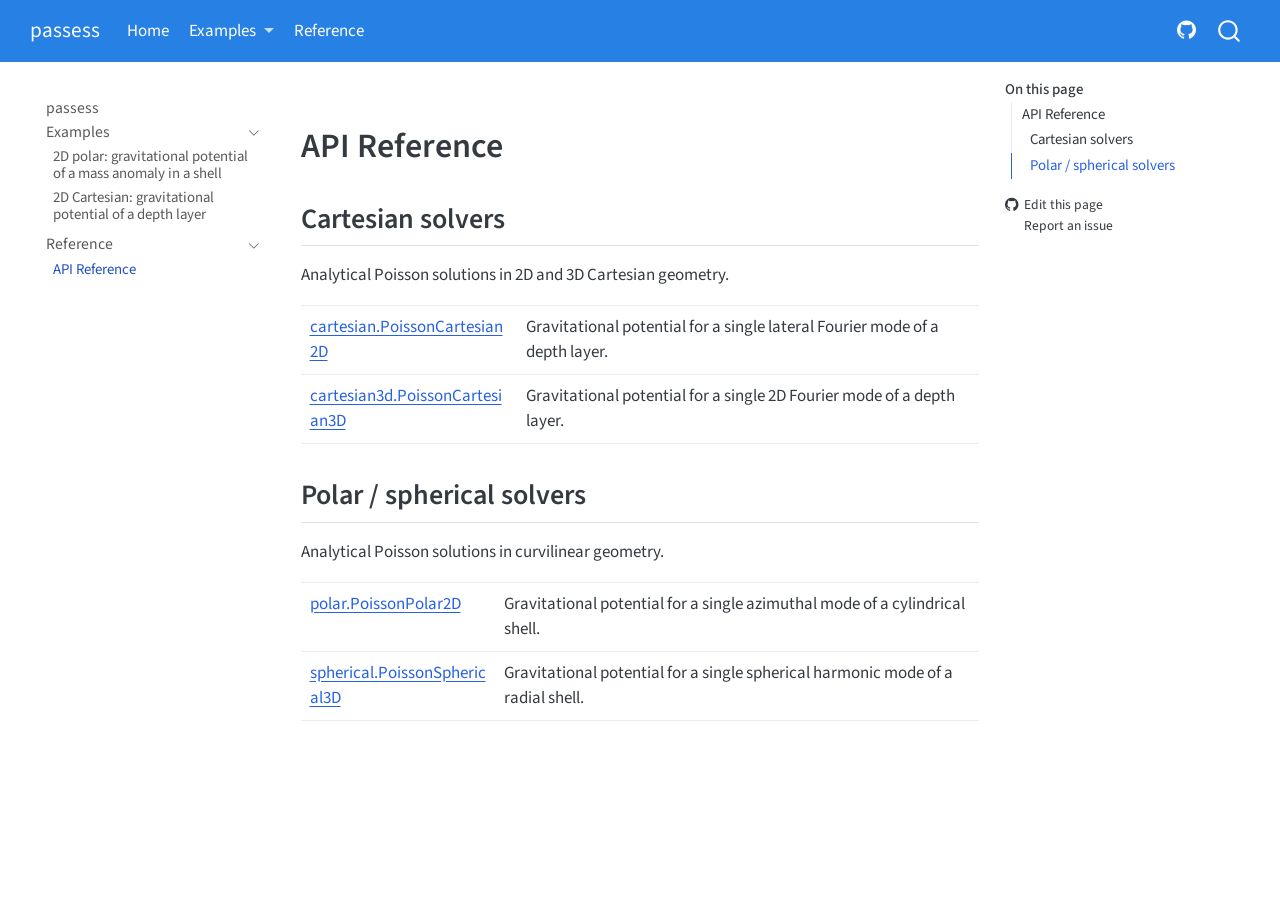
<file: reference/index.html>
<!DOCTYPE html>
<html xmlns="http://www.w3.org/1999/xhtml" lang="en" xml:lang="en"><head>

<meta charset="utf-8">
<meta name="generator" content="quarto-1.5.57">

<meta name="viewport" content="width=device-width, initial-scale=1.0, user-scalable=yes">


<title>index – passess</title>
<style>
code{white-space: pre-wrap;}
span.smallcaps{font-variant: small-caps;}
div.columns{display: flex; gap: min(4vw, 1.5em);}
div.column{flex: auto; overflow-x: auto;}
div.hanging-indent{margin-left: 1.5em; text-indent: -1.5em;}
ul.task-list{list-style: none;}
ul.task-list li input[type="checkbox"] {
  width: 0.8em;
  margin: 0 0.8em 0.2em -1em; /* quarto-specific, see https://github.com/quarto-dev/quarto-cli/issues/4556 */ 
  vertical-align: middle;
}
</style>


<script src="../site_libs/quarto-nav/quarto-nav.js"></script>
<script src="../site_libs/quarto-nav/headroom.min.js"></script>
<script src="../site_libs/clipboard/clipboard.min.js"></script>
<script src="../site_libs/quarto-search/autocomplete.umd.js"></script>
<script src="../site_libs/quarto-search/fuse.min.js"></script>
<script src="../site_libs/quarto-search/quarto-search.js"></script>
<meta name="quarto:offset" content="../">
<script src="../site_libs/quarto-html/quarto.js"></script>
<script src="../site_libs/quarto-html/popper.min.js"></script>
<script src="../site_libs/quarto-html/tippy.umd.min.js"></script>
<script src="../site_libs/quarto-html/anchor.min.js"></script>
<link href="../site_libs/quarto-html/tippy.css" rel="stylesheet">
<link href="../site_libs/quarto-html/quarto-syntax-highlighting.css" rel="stylesheet" id="quarto-text-highlighting-styles">
<script src="../site_libs/bootstrap/bootstrap.min.js"></script>
<link href="../site_libs/bootstrap/bootstrap-icons.css" rel="stylesheet">
<link href="../site_libs/bootstrap/bootstrap.min.css" rel="stylesheet" id="quarto-bootstrap" data-mode="light">
<script id="quarto-search-options" type="application/json">{
  "location": "navbar",
  "copy-button": false,
  "collapse-after": 3,
  "panel-placement": "end",
  "type": "overlay",
  "limit": 50,
  "keyboard-shortcut": [
    "f",
    "/",
    "s"
  ],
  "show-item-context": false,
  "language": {
    "search-no-results-text": "No results",
    "search-matching-documents-text": "matching documents",
    "search-copy-link-title": "Copy link to search",
    "search-hide-matches-text": "Hide additional matches",
    "search-more-match-text": "more match in this document",
    "search-more-matches-text": "more matches in this document",
    "search-clear-button-title": "Clear",
    "search-text-placeholder": "",
    "search-detached-cancel-button-title": "Cancel",
    "search-submit-button-title": "Submit",
    "search-label": "Search"
  }
}</script>


</head>

<body class="nav-sidebar floating nav-fixed">

<div id="quarto-search-results"></div>
  <header id="quarto-header" class="headroom fixed-top">
    <nav class="navbar navbar-expand-lg " data-bs-theme="dark">
      <div class="navbar-container container-fluid">
      <div class="navbar-brand-container mx-auto">
    <a class="navbar-brand" href="../index.html">
    <span class="navbar-title">passess</span>
    </a>
  </div>
            <div id="quarto-search" class="" title="Search"></div>
          <button class="navbar-toggler" type="button" data-bs-toggle="collapse" data-bs-target="#navbarCollapse" aria-controls="navbarCollapse" role="menu" aria-expanded="false" aria-label="Toggle navigation" onclick="if (window.quartoToggleHeadroom) { window.quartoToggleHeadroom(); }">
  <span class="navbar-toggler-icon"></span>
</button>
          <div class="collapse navbar-collapse" id="navbarCollapse">
            <ul class="navbar-nav navbar-nav-scroll me-auto">
  <li class="nav-item">
    <a class="nav-link active" href="../index.html" aria-current="page"> 
<span class="menu-text">Home</span></a>
  </li>  
  <li class="nav-item dropdown ">
    <a class="nav-link dropdown-toggle" href="#" id="nav-menu-examples" role="link" data-bs-toggle="dropdown" aria-expanded="false">
 <span class="menu-text">Examples</span>
    </a>
    <ul class="dropdown-menu" aria-labelledby="nav-menu-examples">    
        <li>
    <a class="dropdown-item" href="../examples/dim2-polar.html">
 <span class="dropdown-text">2D polar</span></a>
  </li>  
        <li>
    <a class="dropdown-item" href="../examples/dim2-cartesian.html">
 <span class="dropdown-text">2D Cartesian</span></a>
  </li>  
    </ul>
  </li>
  <li class="nav-item">
    <a class="nav-link" href="../reference/index.html"> 
<span class="menu-text">Reference</span></a>
  </li>  
</ul>
            <ul class="navbar-nav navbar-nav-scroll ms-auto">
  <li class="nav-item compact">
    <a class="nav-link" href="https://github.com/sghelichkhani/passess"> <i class="bi bi-github" role="img">
</i> 
<span class="menu-text"></span></a>
  </li>  
</ul>
          </div> <!-- /navcollapse -->
            <div class="quarto-navbar-tools">
</div>
      </div> <!-- /container-fluid -->
    </nav>
  <nav class="quarto-secondary-nav">
    <div class="container-fluid d-flex">
      <button type="button" class="quarto-btn-toggle btn" data-bs-toggle="collapse" role="button" data-bs-target=".quarto-sidebar-collapse-item" aria-controls="quarto-sidebar" aria-expanded="false" aria-label="Toggle sidebar navigation" onclick="if (window.quartoToggleHeadroom) { window.quartoToggleHeadroom(); }">
        <i class="bi bi-layout-text-sidebar-reverse"></i>
      </button>
        <nav class="quarto-page-breadcrumbs" aria-label="breadcrumb"><ol class="breadcrumb"><li class="breadcrumb-item"><a href="../reference/index.html">Reference</a></li><li class="breadcrumb-item"><a href="../reference/index.html">API Reference</a></li></ol></nav>
        <a class="flex-grow-1" role="navigation" data-bs-toggle="collapse" data-bs-target=".quarto-sidebar-collapse-item" aria-controls="quarto-sidebar" aria-expanded="false" aria-label="Toggle sidebar navigation" onclick="if (window.quartoToggleHeadroom) { window.quartoToggleHeadroom(); }">      
        </a>
    </div>
  </nav>
</header>
<!-- content -->
<div id="quarto-content" class="quarto-container page-columns page-rows-contents page-layout-article page-navbar">
<!-- sidebar -->
  <nav id="quarto-sidebar" class="sidebar collapse collapse-horizontal quarto-sidebar-collapse-item sidebar-navigation floating overflow-auto">
    <div class="sidebar-menu-container"> 
    <ul class="list-unstyled mt-1">
        <li class="sidebar-item">
  <div class="sidebar-item-container"> 
  <a href="../index.html" class="sidebar-item-text sidebar-link">
 <span class="menu-text">passess</span></a>
  </div>
</li>
        <li class="sidebar-item sidebar-item-section">
      <div class="sidebar-item-container"> 
            <a class="sidebar-item-text sidebar-link text-start" data-bs-toggle="collapse" data-bs-target="#quarto-sidebar-section-1" role="navigation" aria-expanded="true">
 <span class="menu-text">Examples</span></a>
          <a class="sidebar-item-toggle text-start" data-bs-toggle="collapse" data-bs-target="#quarto-sidebar-section-1" role="navigation" aria-expanded="true" aria-label="Toggle section">
            <i class="bi bi-chevron-right ms-2"></i>
          </a> 
      </div>
      <ul id="quarto-sidebar-section-1" class="collapse list-unstyled sidebar-section depth1 show">  
          <li class="sidebar-item">
  <div class="sidebar-item-container"> 
  <a href="../examples/dim2-polar.html" class="sidebar-item-text sidebar-link">
 <span class="menu-text">2D polar: gravitational potential of a mass anomaly in a shell</span></a>
  </div>
</li>
          <li class="sidebar-item">
  <div class="sidebar-item-container"> 
  <a href="../examples/dim2-cartesian.html" class="sidebar-item-text sidebar-link">
 <span class="menu-text">2D Cartesian: gravitational potential of a depth layer</span></a>
  </div>
</li>
      </ul>
  </li>
        <li class="sidebar-item sidebar-item-section">
      <div class="sidebar-item-container"> 
            <a class="sidebar-item-text sidebar-link text-start" data-bs-toggle="collapse" data-bs-target="#quarto-sidebar-section-2" role="navigation" aria-expanded="true">
 <span class="menu-text">Reference</span></a>
          <a class="sidebar-item-toggle text-start" data-bs-toggle="collapse" data-bs-target="#quarto-sidebar-section-2" role="navigation" aria-expanded="true" aria-label="Toggle section">
            <i class="bi bi-chevron-right ms-2"></i>
          </a> 
      </div>
      <ul id="quarto-sidebar-section-2" class="collapse list-unstyled sidebar-section depth1 show">  
          <li class="sidebar-item">
  <div class="sidebar-item-container"> 
  <a href="../reference/index.html" class="sidebar-item-text sidebar-link active">
 <span class="menu-text">API Reference</span></a>
  </div>
</li>
      </ul>
  </li>
    </ul>
    </div>
</nav>
<div id="quarto-sidebar-glass" class="quarto-sidebar-collapse-item" data-bs-toggle="collapse" data-bs-target=".quarto-sidebar-collapse-item"></div>
<!-- margin-sidebar -->
    <div id="quarto-margin-sidebar" class="sidebar margin-sidebar">
        <nav id="TOC" role="doc-toc" class="toc-active">
    <h2 id="toc-title">On this page</h2>
   
  <ul>
  <li><a href="#api-reference" id="toc-api-reference" class="nav-link active" data-scroll-target="#api-reference">API Reference</a>
  <ul class="collapse">
  <li><a href="#cartesian-solvers" id="toc-cartesian-solvers" class="nav-link" data-scroll-target="#cartesian-solvers">Cartesian solvers</a></li>
  <li><a href="#polar-spherical-solvers" id="toc-polar-spherical-solvers" class="nav-link" data-scroll-target="#polar-spherical-solvers">Polar / spherical solvers</a></li>
  </ul></li>
  </ul>
<div class="toc-actions"><ul><li><a href="https://github.com/sghelichkhani/passess/edit/main/reference/index.qmd" class="toc-action"><i class="bi bi-github"></i>Edit this page</a></li><li><a href="https://github.com/sghelichkhani/passess/issues/new" class="toc-action"><i class="bi empty"></i>Report an issue</a></li></ul></div></nav>
    </div>
<!-- main -->
<main class="content" id="quarto-document-content">




<section id="api-reference" class="level1 doc doc-index">
<h1 class="doc doc-index">API Reference</h1>
<section id="cartesian-solvers" class="level2">
<h2 class="anchored" data-anchor-id="cartesian-solvers">Cartesian solvers</h2>
<p>Analytical Poisson solutions in 2D and 3D Cartesian geometry.</p>
<table class="caption-top table">
<tbody>
<tr class="odd">
<td><a href="../reference/cartesian.PoissonCartesian2D.html#passess.cartesian.PoissonCartesian2D">cartesian.PoissonCartesian2D</a></td>
<td>Gravitational potential for a single lateral Fourier mode of a depth layer.</td>
</tr>
<tr class="even">
<td><a href="../reference/cartesian3d.PoissonCartesian3D.html#passess.cartesian3d.PoissonCartesian3D">cartesian3d.PoissonCartesian3D</a></td>
<td>Gravitational potential for a single 2D Fourier mode of a depth layer.</td>
</tr>
</tbody>
</table>
</section>
<section id="polar-spherical-solvers" class="level2">
<h2 class="anchored" data-anchor-id="polar-spherical-solvers">Polar / spherical solvers</h2>
<p>Analytical Poisson solutions in curvilinear geometry.</p>
<table class="caption-top table">
<tbody>
<tr class="odd">
<td><a href="../reference/polar.PoissonPolar2D.html#passess.polar.PoissonPolar2D">polar.PoissonPolar2D</a></td>
<td>Gravitational potential for a single azimuthal mode of a cylindrical shell.</td>
</tr>
<tr class="even">
<td><a href="../reference/spherical.PoissonSpherical3D.html#passess.spherical.PoissonSpherical3D">spherical.PoissonSpherical3D</a></td>
<td>Gravitational potential for a single spherical harmonic mode of a radial shell.</td>
</tr>
</tbody>
</table>


</section>
</section>

</main> <!-- /main -->
<script id="quarto-html-after-body" type="application/javascript">
window.document.addEventListener("DOMContentLoaded", function (event) {
  const toggleBodyColorMode = (bsSheetEl) => {
    const mode = bsSheetEl.getAttribute("data-mode");
    const bodyEl = window.document.querySelector("body");
    if (mode === "dark") {
      bodyEl.classList.add("quarto-dark");
      bodyEl.classList.remove("quarto-light");
    } else {
      bodyEl.classList.add("quarto-light");
      bodyEl.classList.remove("quarto-dark");
    }
  }
  const toggleBodyColorPrimary = () => {
    const bsSheetEl = window.document.querySelector("link#quarto-bootstrap");
    if (bsSheetEl) {
      toggleBodyColorMode(bsSheetEl);
    }
  }
  toggleBodyColorPrimary();  
  const icon = "";
  const anchorJS = new window.AnchorJS();
  anchorJS.options = {
    placement: 'right',
    icon: icon
  };
  anchorJS.add('.anchored');
  const isCodeAnnotation = (el) => {
    for (const clz of el.classList) {
      if (clz.startsWith('code-annotation-')) {                     
        return true;
      }
    }
    return false;
  }
  const onCopySuccess = function(e) {
    // button target
    const button = e.trigger;
    // don't keep focus
    button.blur();
    // flash "checked"
    button.classList.add('code-copy-button-checked');
    var currentTitle = button.getAttribute("title");
    button.setAttribute("title", "Copied!");
    let tooltip;
    if (window.bootstrap) {
      button.setAttribute("data-bs-toggle", "tooltip");
      button.setAttribute("data-bs-placement", "left");
      button.setAttribute("data-bs-title", "Copied!");
      tooltip = new bootstrap.Tooltip(button, 
        { trigger: "manual", 
          customClass: "code-copy-button-tooltip",
          offset: [0, -8]});
      tooltip.show();    
    }
    setTimeout(function() {
      if (tooltip) {
        tooltip.hide();
        button.removeAttribute("data-bs-title");
        button.removeAttribute("data-bs-toggle");
        button.removeAttribute("data-bs-placement");
      }
      button.setAttribute("title", currentTitle);
      button.classList.remove('code-copy-button-checked');
    }, 1000);
    // clear code selection
    e.clearSelection();
  }
  const getTextToCopy = function(trigger) {
      const codeEl = trigger.previousElementSibling.cloneNode(true);
      for (const childEl of codeEl.children) {
        if (isCodeAnnotation(childEl)) {
          childEl.remove();
        }
      }
      return codeEl.innerText;
  }
  const clipboard = new window.ClipboardJS('.code-copy-button:not([data-in-quarto-modal])', {
    text: getTextToCopy
  });
  clipboard.on('success', onCopySuccess);
  if (window.document.getElementById('quarto-embedded-source-code-modal')) {
    // For code content inside modals, clipBoardJS needs to be initialized with a container option
    // TODO: Check when it could be a function (https://github.com/zenorocha/clipboard.js/issues/860)
    const clipboardModal = new window.ClipboardJS('.code-copy-button[data-in-quarto-modal]', {
      text: getTextToCopy,
      container: window.document.getElementById('quarto-embedded-source-code-modal')
    });
    clipboardModal.on('success', onCopySuccess);
  }
    var localhostRegex = new RegExp(/^(?:http|https):\/\/localhost\:?[0-9]*\//);
    var mailtoRegex = new RegExp(/^mailto:/);
      var filterRegex = new RegExp('/' + window.location.host + '/');
    var isInternal = (href) => {
        return filterRegex.test(href) || localhostRegex.test(href) || mailtoRegex.test(href);
    }
    // Inspect non-navigation links and adorn them if external
 	var links = window.document.querySelectorAll('a[href]:not(.nav-link):not(.navbar-brand):not(.toc-action):not(.sidebar-link):not(.sidebar-item-toggle):not(.pagination-link):not(.no-external):not([aria-hidden]):not(.dropdown-item):not(.quarto-navigation-tool):not(.about-link)');
    for (var i=0; i<links.length; i++) {
      const link = links[i];
      if (!isInternal(link.href)) {
        // undo the damage that might have been done by quarto-nav.js in the case of
        // links that we want to consider external
        if (link.dataset.originalHref !== undefined) {
          link.href = link.dataset.originalHref;
        }
      }
    }
  function tippyHover(el, contentFn, onTriggerFn, onUntriggerFn) {
    const config = {
      allowHTML: true,
      maxWidth: 500,
      delay: 100,
      arrow: false,
      appendTo: function(el) {
          return el.parentElement;
      },
      interactive: true,
      interactiveBorder: 10,
      theme: 'quarto',
      placement: 'bottom-start',
    };
    if (contentFn) {
      config.content = contentFn;
    }
    if (onTriggerFn) {
      config.onTrigger = onTriggerFn;
    }
    if (onUntriggerFn) {
      config.onUntrigger = onUntriggerFn;
    }
    window.tippy(el, config); 
  }
  const noterefs = window.document.querySelectorAll('a[role="doc-noteref"]');
  for (var i=0; i<noterefs.length; i++) {
    const ref = noterefs[i];
    tippyHover(ref, function() {
      // use id or data attribute instead here
      let href = ref.getAttribute('data-footnote-href') || ref.getAttribute('href');
      try { href = new URL(href).hash; } catch {}
      const id = href.replace(/^#\/?/, "");
      const note = window.document.getElementById(id);
      if (note) {
        return note.innerHTML;
      } else {
        return "";
      }
    });
  }
  const xrefs = window.document.querySelectorAll('a.quarto-xref');
  const processXRef = (id, note) => {
    // Strip column container classes
    const stripColumnClz = (el) => {
      el.classList.remove("page-full", "page-columns");
      if (el.children) {
        for (const child of el.children) {
          stripColumnClz(child);
        }
      }
    }
    stripColumnClz(note)
    if (id === null || id.startsWith('sec-')) {
      // Special case sections, only their first couple elements
      const container = document.createElement("div");
      if (note.children && note.children.length > 2) {
        container.appendChild(note.children[0].cloneNode(true));
        for (let i = 1; i < note.children.length; i++) {
          const child = note.children[i];
          if (child.tagName === "P" && child.innerText === "") {
            continue;
          } else {
            container.appendChild(child.cloneNode(true));
            break;
          }
        }
        if (window.Quarto?.typesetMath) {
          window.Quarto.typesetMath(container);
        }
        return container.innerHTML
      } else {
        if (window.Quarto?.typesetMath) {
          window.Quarto.typesetMath(note);
        }
        return note.innerHTML;
      }
    } else {
      // Remove any anchor links if they are present
      const anchorLink = note.querySelector('a.anchorjs-link');
      if (anchorLink) {
        anchorLink.remove();
      }
      if (window.Quarto?.typesetMath) {
        window.Quarto.typesetMath(note);
      }
      // TODO in 1.5, we should make sure this works without a callout special case
      if (note.classList.contains("callout")) {
        return note.outerHTML;
      } else {
        return note.innerHTML;
      }
    }
  }
  for (var i=0; i<xrefs.length; i++) {
    const xref = xrefs[i];
    tippyHover(xref, undefined, function(instance) {
      instance.disable();
      let url = xref.getAttribute('href');
      let hash = undefined; 
      if (url.startsWith('#')) {
        hash = url;
      } else {
        try { hash = new URL(url).hash; } catch {}
      }
      if (hash) {
        const id = hash.replace(/^#\/?/, "");
        const note = window.document.getElementById(id);
        if (note !== null) {
          try {
            const html = processXRef(id, note.cloneNode(true));
            instance.setContent(html);
          } finally {
            instance.enable();
            instance.show();
          }
        } else {
          // See if we can fetch this
          fetch(url.split('#')[0])
          .then(res => res.text())
          .then(html => {
            const parser = new DOMParser();
            const htmlDoc = parser.parseFromString(html, "text/html");
            const note = htmlDoc.getElementById(id);
            if (note !== null) {
              const html = processXRef(id, note);
              instance.setContent(html);
            } 
          }).finally(() => {
            instance.enable();
            instance.show();
          });
        }
      } else {
        // See if we can fetch a full url (with no hash to target)
        // This is a special case and we should probably do some content thinning / targeting
        fetch(url)
        .then(res => res.text())
        .then(html => {
          const parser = new DOMParser();
          const htmlDoc = parser.parseFromString(html, "text/html");
          const note = htmlDoc.querySelector('main.content');
          if (note !== null) {
            // This should only happen for chapter cross references
            // (since there is no id in the URL)
            // remove the first header
            if (note.children.length > 0 && note.children[0].tagName === "HEADER") {
              note.children[0].remove();
            }
            const html = processXRef(null, note);
            instance.setContent(html);
          } 
        }).finally(() => {
          instance.enable();
          instance.show();
        });
      }
    }, function(instance) {
    });
  }
      let selectedAnnoteEl;
      const selectorForAnnotation = ( cell, annotation) => {
        let cellAttr = 'data-code-cell="' + cell + '"';
        let lineAttr = 'data-code-annotation="' +  annotation + '"';
        const selector = 'span[' + cellAttr + '][' + lineAttr + ']';
        return selector;
      }
      const selectCodeLines = (annoteEl) => {
        const doc = window.document;
        const targetCell = annoteEl.getAttribute("data-target-cell");
        const targetAnnotation = annoteEl.getAttribute("data-target-annotation");
        const annoteSpan = window.document.querySelector(selectorForAnnotation(targetCell, targetAnnotation));
        const lines = annoteSpan.getAttribute("data-code-lines").split(",");
        const lineIds = lines.map((line) => {
          return targetCell + "-" + line;
        })
        let top = null;
        let height = null;
        let parent = null;
        if (lineIds.length > 0) {
            //compute the position of the single el (top and bottom and make a div)
            const el = window.document.getElementById(lineIds[0]);
            top = el.offsetTop;
            height = el.offsetHeight;
            parent = el.parentElement.parentElement;
          if (lineIds.length > 1) {
            const lastEl = window.document.getElementById(lineIds[lineIds.length - 1]);
            const bottom = lastEl.offsetTop + lastEl.offsetHeight;
            height = bottom - top;
          }
          if (top !== null && height !== null && parent !== null) {
            // cook up a div (if necessary) and position it 
            let div = window.document.getElementById("code-annotation-line-highlight");
            if (div === null) {
              div = window.document.createElement("div");
              div.setAttribute("id", "code-annotation-line-highlight");
              div.style.position = 'absolute';
              parent.appendChild(div);
            }
            div.style.top = top - 2 + "px";
            div.style.height = height + 4 + "px";
            div.style.left = 0;
            let gutterDiv = window.document.getElementById("code-annotation-line-highlight-gutter");
            if (gutterDiv === null) {
              gutterDiv = window.document.createElement("div");
              gutterDiv.setAttribute("id", "code-annotation-line-highlight-gutter");
              gutterDiv.style.position = 'absolute';
              const codeCell = window.document.getElementById(targetCell);
              const gutter = codeCell.querySelector('.code-annotation-gutter');
              gutter.appendChild(gutterDiv);
            }
            gutterDiv.style.top = top - 2 + "px";
            gutterDiv.style.height = height + 4 + "px";
          }
          selectedAnnoteEl = annoteEl;
        }
      };
      const unselectCodeLines = () => {
        const elementsIds = ["code-annotation-line-highlight", "code-annotation-line-highlight-gutter"];
        elementsIds.forEach((elId) => {
          const div = window.document.getElementById(elId);
          if (div) {
            div.remove();
          }
        });
        selectedAnnoteEl = undefined;
      };
        // Handle positioning of the toggle
    window.addEventListener(
      "resize",
      throttle(() => {
        elRect = undefined;
        if (selectedAnnoteEl) {
          selectCodeLines(selectedAnnoteEl);
        }
      }, 10)
    );
    function throttle(fn, ms) {
    let throttle = false;
    let timer;
      return (...args) => {
        if(!throttle) { // first call gets through
            fn.apply(this, args);
            throttle = true;
        } else { // all the others get throttled
            if(timer) clearTimeout(timer); // cancel #2
            timer = setTimeout(() => {
              fn.apply(this, args);
              timer = throttle = false;
            }, ms);
        }
      };
    }
      // Attach click handler to the DT
      const annoteDls = window.document.querySelectorAll('dt[data-target-cell]');
      for (const annoteDlNode of annoteDls) {
        annoteDlNode.addEventListener('click', (event) => {
          const clickedEl = event.target;
          if (clickedEl !== selectedAnnoteEl) {
            unselectCodeLines();
            const activeEl = window.document.querySelector('dt[data-target-cell].code-annotation-active');
            if (activeEl) {
              activeEl.classList.remove('code-annotation-active');
            }
            selectCodeLines(clickedEl);
            clickedEl.classList.add('code-annotation-active');
          } else {
            // Unselect the line
            unselectCodeLines();
            clickedEl.classList.remove('code-annotation-active');
          }
        });
      }
  const findCites = (el) => {
    const parentEl = el.parentElement;
    if (parentEl) {
      const cites = parentEl.dataset.cites;
      if (cites) {
        return {
          el,
          cites: cites.split(' ')
        };
      } else {
        return findCites(el.parentElement)
      }
    } else {
      return undefined;
    }
  };
  var bibliorefs = window.document.querySelectorAll('a[role="doc-biblioref"]');
  for (var i=0; i<bibliorefs.length; i++) {
    const ref = bibliorefs[i];
    const citeInfo = findCites(ref);
    if (citeInfo) {
      tippyHover(citeInfo.el, function() {
        var popup = window.document.createElement('div');
        citeInfo.cites.forEach(function(cite) {
          var citeDiv = window.document.createElement('div');
          citeDiv.classList.add('hanging-indent');
          citeDiv.classList.add('csl-entry');
          var biblioDiv = window.document.getElementById('ref-' + cite);
          if (biblioDiv) {
            citeDiv.innerHTML = biblioDiv.innerHTML;
          }
          popup.appendChild(citeDiv);
        });
        return popup.innerHTML;
      });
    }
  }
});
</script>
</div> <!-- /content -->




<footer class="footer"><div class="nav-footer"><div class="nav-footer-center"><div class="toc-actions d-sm-block d-md-none"><ul><li><a href="https://github.com/sghelichkhani/passess/edit/main/reference/index.qmd" class="toc-action"><i class="bi bi-github"></i>Edit this page</a></li><li><a href="https://github.com/sghelichkhani/passess/issues/new" class="toc-action"><i class="bi empty"></i>Report an issue</a></li></ul></div></div></div></footer></body></html>
</file>
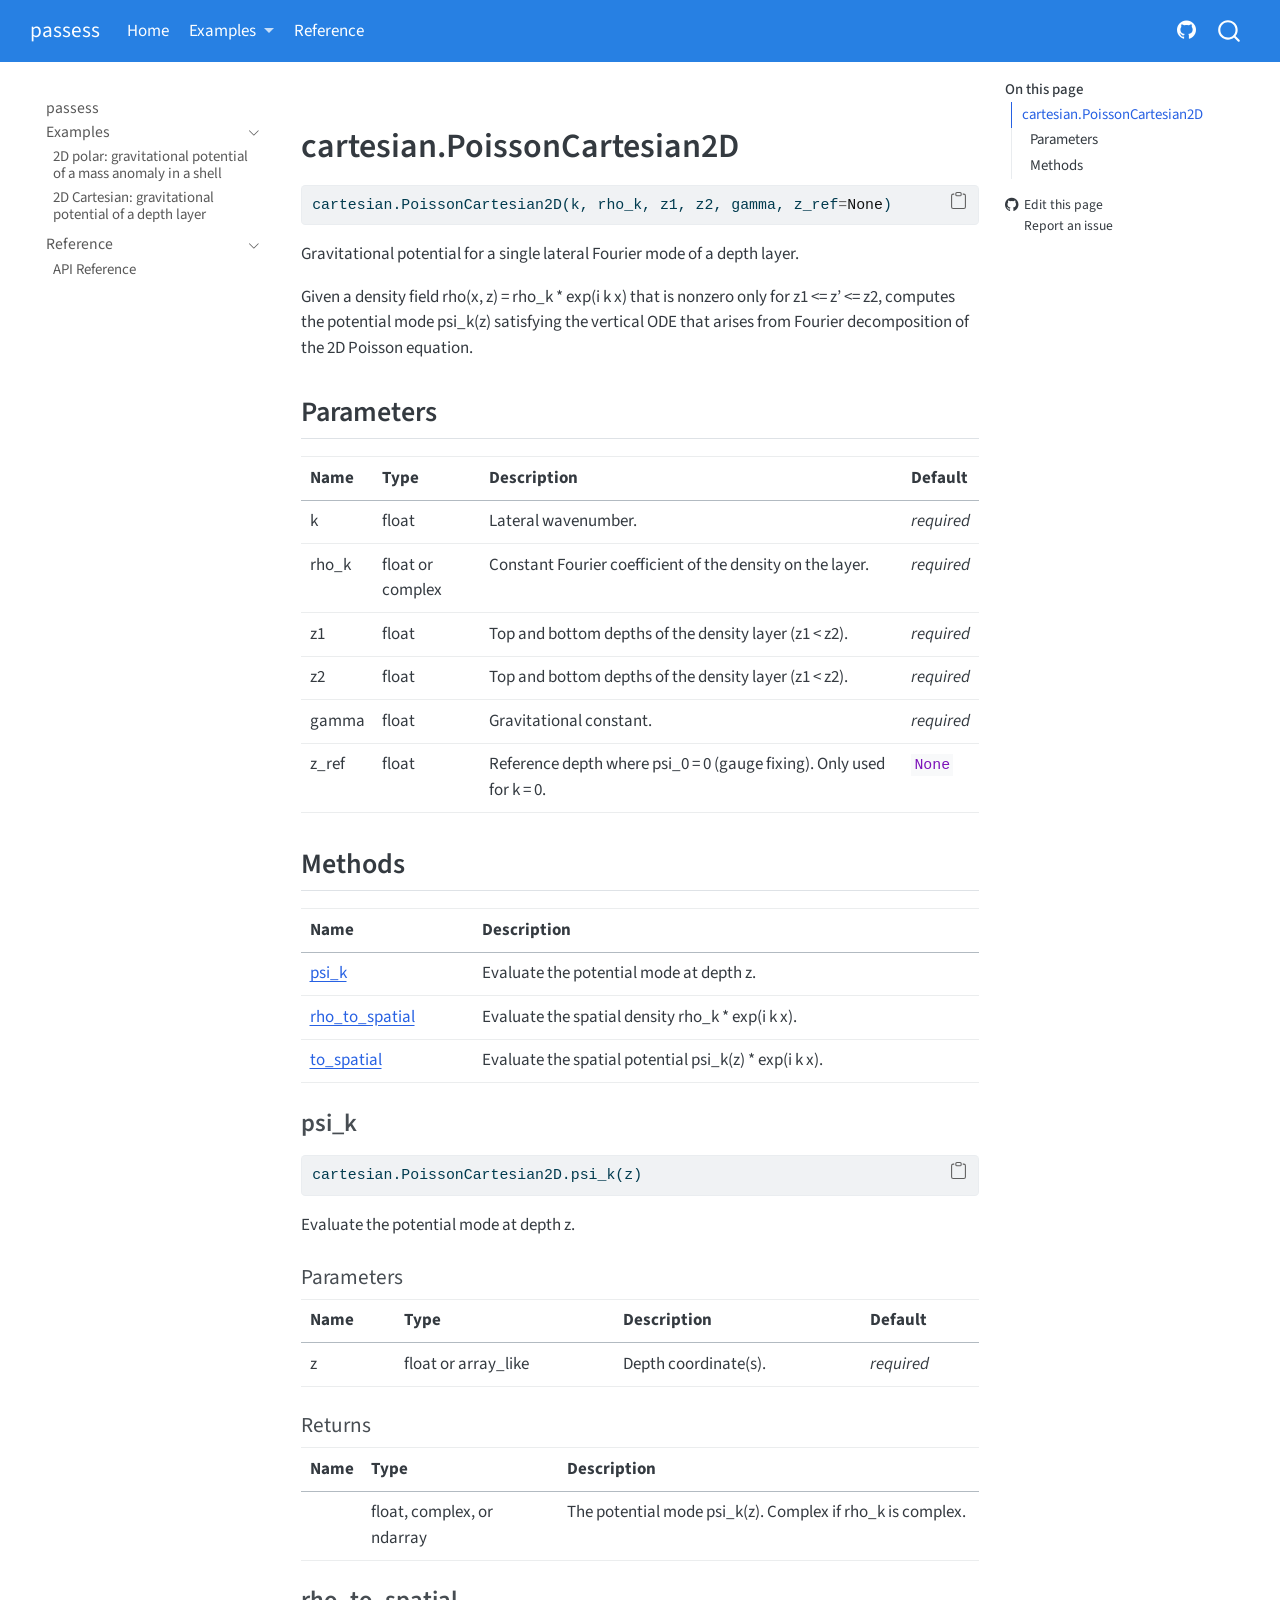
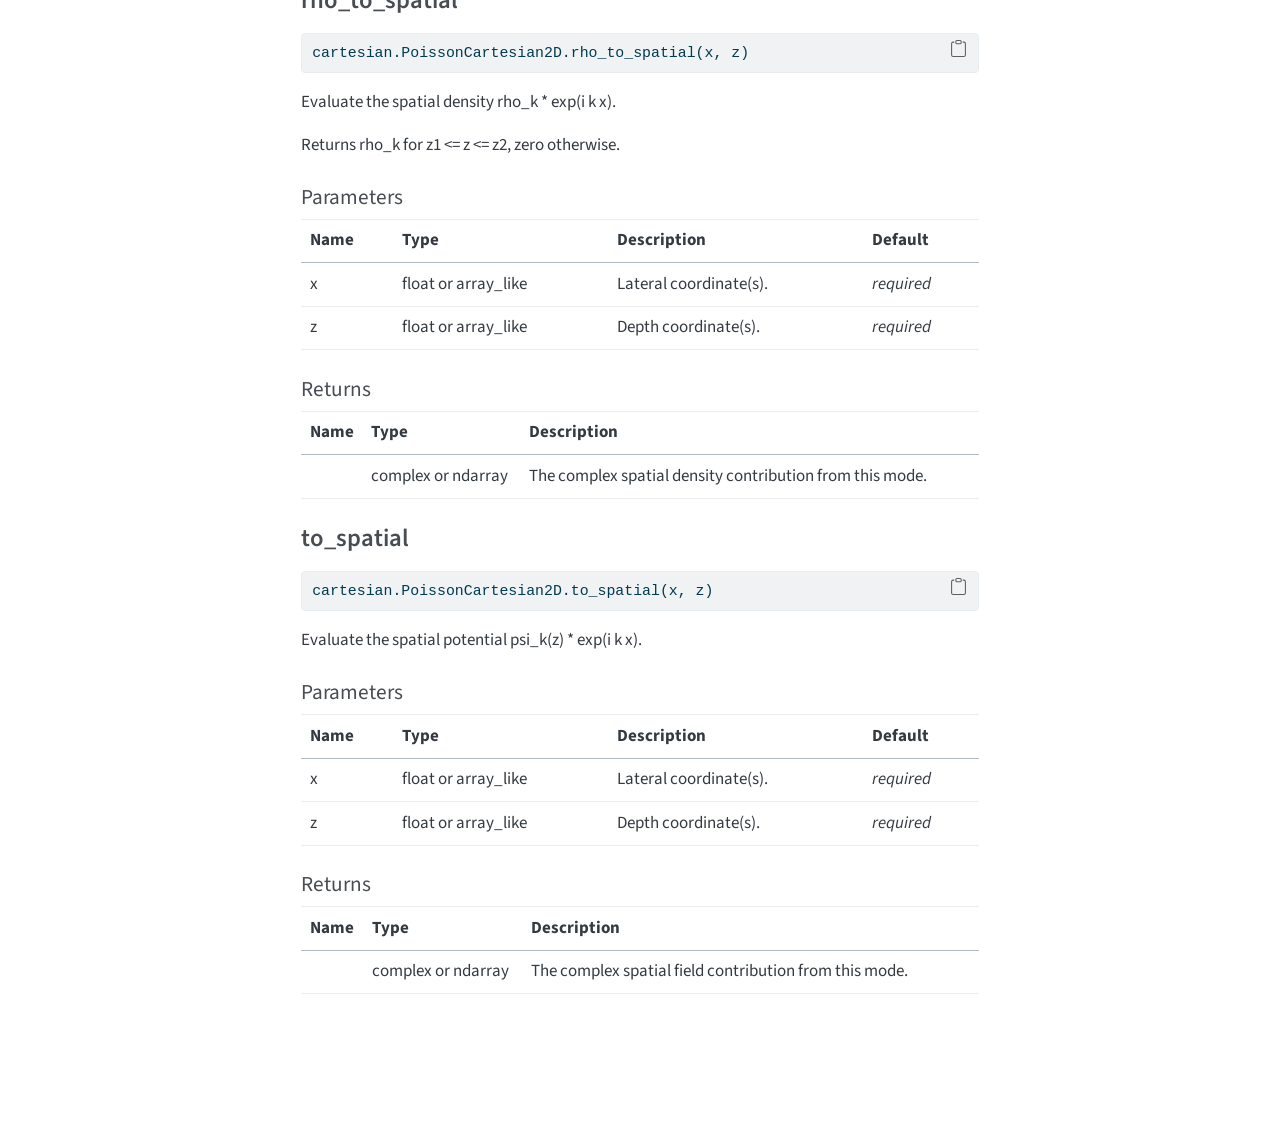
<file: reference/cartesian.PoissonCartesian2D.html>
<!DOCTYPE html>
<html xmlns="http://www.w3.org/1999/xhtml" lang="en" xml:lang="en"><head>

<meta charset="utf-8">
<meta name="generator" content="quarto-1.5.57">

<meta name="viewport" content="width=device-width, initial-scale=1.0, user-scalable=yes">


<title>cartesian.poissoncartesian2d – passess</title>
<style>
code{white-space: pre-wrap;}
span.smallcaps{font-variant: small-caps;}
div.columns{display: flex; gap: min(4vw, 1.5em);}
div.column{flex: auto; overflow-x: auto;}
div.hanging-indent{margin-left: 1.5em; text-indent: -1.5em;}
ul.task-list{list-style: none;}
ul.task-list li input[type="checkbox"] {
  width: 0.8em;
  margin: 0 0.8em 0.2em -1em; /* quarto-specific, see https://github.com/quarto-dev/quarto-cli/issues/4556 */ 
  vertical-align: middle;
}
/* CSS for syntax highlighting */
pre > code.sourceCode { white-space: pre; position: relative; }
pre > code.sourceCode > span { line-height: 1.25; }
pre > code.sourceCode > span:empty { height: 1.2em; }
.sourceCode { overflow: visible; }
code.sourceCode > span { color: inherit; text-decoration: inherit; }
div.sourceCode { margin: 1em 0; }
pre.sourceCode { margin: 0; }
@media screen {
div.sourceCode { overflow: auto; }
}
@media print {
pre > code.sourceCode { white-space: pre-wrap; }
pre > code.sourceCode > span { display: inline-block; text-indent: -5em; padding-left: 5em; }
}
pre.numberSource code
  { counter-reset: source-line 0; }
pre.numberSource code > span
  { position: relative; left: -4em; counter-increment: source-line; }
pre.numberSource code > span > a:first-child::before
  { content: counter(source-line);
    position: relative; left: -1em; text-align: right; vertical-align: baseline;
    border: none; display: inline-block;
    -webkit-touch-callout: none; -webkit-user-select: none;
    -khtml-user-select: none; -moz-user-select: none;
    -ms-user-select: none; user-select: none;
    padding: 0 4px; width: 4em;
  }
pre.numberSource { margin-left: 3em;  padding-left: 4px; }
div.sourceCode
  {   }
@media screen {
pre > code.sourceCode > span > a:first-child::before { text-decoration: underline; }
}
</style>


<script src="../site_libs/quarto-nav/quarto-nav.js"></script>
<script src="../site_libs/quarto-nav/headroom.min.js"></script>
<script src="../site_libs/clipboard/clipboard.min.js"></script>
<script src="../site_libs/quarto-search/autocomplete.umd.js"></script>
<script src="../site_libs/quarto-search/fuse.min.js"></script>
<script src="../site_libs/quarto-search/quarto-search.js"></script>
<meta name="quarto:offset" content="../">
<script src="../site_libs/quarto-html/quarto.js"></script>
<script src="../site_libs/quarto-html/popper.min.js"></script>
<script src="../site_libs/quarto-html/tippy.umd.min.js"></script>
<script src="../site_libs/quarto-html/anchor.min.js"></script>
<link href="../site_libs/quarto-html/tippy.css" rel="stylesheet">
<link href="../site_libs/quarto-html/quarto-syntax-highlighting.css" rel="stylesheet" id="quarto-text-highlighting-styles">
<script src="../site_libs/bootstrap/bootstrap.min.js"></script>
<link href="../site_libs/bootstrap/bootstrap-icons.css" rel="stylesheet">
<link href="../site_libs/bootstrap/bootstrap.min.css" rel="stylesheet" id="quarto-bootstrap" data-mode="light">
<script id="quarto-search-options" type="application/json">{
  "location": "navbar",
  "copy-button": false,
  "collapse-after": 3,
  "panel-placement": "end",
  "type": "overlay",
  "limit": 50,
  "keyboard-shortcut": [
    "f",
    "/",
    "s"
  ],
  "show-item-context": false,
  "language": {
    "search-no-results-text": "No results",
    "search-matching-documents-text": "matching documents",
    "search-copy-link-title": "Copy link to search",
    "search-hide-matches-text": "Hide additional matches",
    "search-more-match-text": "more match in this document",
    "search-more-matches-text": "more matches in this document",
    "search-clear-button-title": "Clear",
    "search-text-placeholder": "",
    "search-detached-cancel-button-title": "Cancel",
    "search-submit-button-title": "Submit",
    "search-label": "Search"
  }
}</script>


</head>

<body class="nav-sidebar floating nav-fixed">

<div id="quarto-search-results"></div>
  <header id="quarto-header" class="headroom fixed-top">
    <nav class="navbar navbar-expand-lg " data-bs-theme="dark">
      <div class="navbar-container container-fluid">
      <div class="navbar-brand-container mx-auto">
    <a class="navbar-brand" href="../index.html">
    <span class="navbar-title">passess</span>
    </a>
  </div>
            <div id="quarto-search" class="" title="Search"></div>
          <button class="navbar-toggler" type="button" data-bs-toggle="collapse" data-bs-target="#navbarCollapse" aria-controls="navbarCollapse" role="menu" aria-expanded="false" aria-label="Toggle navigation" onclick="if (window.quartoToggleHeadroom) { window.quartoToggleHeadroom(); }">
  <span class="navbar-toggler-icon"></span>
</button>
          <div class="collapse navbar-collapse" id="navbarCollapse">
            <ul class="navbar-nav navbar-nav-scroll me-auto">
  <li class="nav-item">
    <a class="nav-link active" href="../index.html" aria-current="page"> 
<span class="menu-text">Home</span></a>
  </li>  
  <li class="nav-item dropdown ">
    <a class="nav-link dropdown-toggle" href="#" id="nav-menu-examples" role="link" data-bs-toggle="dropdown" aria-expanded="false">
 <span class="menu-text">Examples</span>
    </a>
    <ul class="dropdown-menu" aria-labelledby="nav-menu-examples">    
        <li>
    <a class="dropdown-item" href="../examples/dim2-polar.html">
 <span class="dropdown-text">2D polar</span></a>
  </li>  
        <li>
    <a class="dropdown-item" href="../examples/dim2-cartesian.html">
 <span class="dropdown-text">2D Cartesian</span></a>
  </li>  
    </ul>
  </li>
  <li class="nav-item">
    <a class="nav-link" href="../reference/index.html"> 
<span class="menu-text">Reference</span></a>
  </li>  
</ul>
            <ul class="navbar-nav navbar-nav-scroll ms-auto">
  <li class="nav-item compact">
    <a class="nav-link" href="https://github.com/sghelichkhani/passess"> <i class="bi bi-github" role="img">
</i> 
<span class="menu-text"></span></a>
  </li>  
</ul>
          </div> <!-- /navcollapse -->
            <div class="quarto-navbar-tools">
</div>
      </div> <!-- /container-fluid -->
    </nav>
  <nav class="quarto-secondary-nav">
    <div class="container-fluid d-flex">
      <button type="button" class="quarto-btn-toggle btn" data-bs-toggle="collapse" role="button" data-bs-target=".quarto-sidebar-collapse-item" aria-controls="quarto-sidebar" aria-expanded="false" aria-label="Toggle sidebar navigation" onclick="if (window.quartoToggleHeadroom) { window.quartoToggleHeadroom(); }">
        <i class="bi bi-layout-text-sidebar-reverse"></i>
      </button>
        <nav class="quarto-page-breadcrumbs" aria-label="breadcrumb"><ol class="breadcrumb"></ol></nav>
        <a class="flex-grow-1" role="navigation" data-bs-toggle="collapse" data-bs-target=".quarto-sidebar-collapse-item" aria-controls="quarto-sidebar" aria-expanded="false" aria-label="Toggle sidebar navigation" onclick="if (window.quartoToggleHeadroom) { window.quartoToggleHeadroom(); }">      
        </a>
    </div>
  </nav>
</header>
<!-- content -->
<div id="quarto-content" class="quarto-container page-columns page-rows-contents page-layout-article page-navbar">
<!-- sidebar -->
  <nav id="quarto-sidebar" class="sidebar collapse collapse-horizontal quarto-sidebar-collapse-item sidebar-navigation floating overflow-auto">
    <div class="sidebar-menu-container"> 
    <ul class="list-unstyled mt-1">
        <li class="sidebar-item">
  <div class="sidebar-item-container"> 
  <a href="../index.html" class="sidebar-item-text sidebar-link">
 <span class="menu-text">passess</span></a>
  </div>
</li>
        <li class="sidebar-item sidebar-item-section">
      <div class="sidebar-item-container"> 
            <a class="sidebar-item-text sidebar-link text-start" data-bs-toggle="collapse" data-bs-target="#quarto-sidebar-section-1" role="navigation" aria-expanded="true">
 <span class="menu-text">Examples</span></a>
          <a class="sidebar-item-toggle text-start" data-bs-toggle="collapse" data-bs-target="#quarto-sidebar-section-1" role="navigation" aria-expanded="true" aria-label="Toggle section">
            <i class="bi bi-chevron-right ms-2"></i>
          </a> 
      </div>
      <ul id="quarto-sidebar-section-1" class="collapse list-unstyled sidebar-section depth1 show">  
          <li class="sidebar-item">
  <div class="sidebar-item-container"> 
  <a href="../examples/dim2-polar.html" class="sidebar-item-text sidebar-link">
 <span class="menu-text">2D polar: gravitational potential of a mass anomaly in a shell</span></a>
  </div>
</li>
          <li class="sidebar-item">
  <div class="sidebar-item-container"> 
  <a href="../examples/dim2-cartesian.html" class="sidebar-item-text sidebar-link">
 <span class="menu-text">2D Cartesian: gravitational potential of a depth layer</span></a>
  </div>
</li>
      </ul>
  </li>
        <li class="sidebar-item sidebar-item-section">
      <div class="sidebar-item-container"> 
            <a class="sidebar-item-text sidebar-link text-start" data-bs-toggle="collapse" data-bs-target="#quarto-sidebar-section-2" role="navigation" aria-expanded="true">
 <span class="menu-text">Reference</span></a>
          <a class="sidebar-item-toggle text-start" data-bs-toggle="collapse" data-bs-target="#quarto-sidebar-section-2" role="navigation" aria-expanded="true" aria-label="Toggle section">
            <i class="bi bi-chevron-right ms-2"></i>
          </a> 
      </div>
      <ul id="quarto-sidebar-section-2" class="collapse list-unstyled sidebar-section depth1 show">  
          <li class="sidebar-item">
  <div class="sidebar-item-container"> 
  <a href="../reference/index.html" class="sidebar-item-text sidebar-link">
 <span class="menu-text">API Reference</span></a>
  </div>
</li>
      </ul>
  </li>
    </ul>
    </div>
</nav>
<div id="quarto-sidebar-glass" class="quarto-sidebar-collapse-item" data-bs-toggle="collapse" data-bs-target=".quarto-sidebar-collapse-item"></div>
<!-- margin-sidebar -->
    <div id="quarto-margin-sidebar" class="sidebar margin-sidebar">
        <nav id="TOC" role="doc-toc" class="toc-active">
    <h2 id="toc-title">On this page</h2>
   
  <ul>
  <li><a href="#passess.cartesian.PoissonCartesian2D" id="toc-passess.cartesian.PoissonCartesian2D" class="nav-link active" data-scroll-target="#passess.cartesian.PoissonCartesian2D">cartesian.PoissonCartesian2D</a>
  <ul class="collapse">
  <li><a href="#parameters" id="toc-parameters" class="nav-link" data-scroll-target="#parameters">Parameters</a></li>
  <li><a href="#methods" id="toc-methods" class="nav-link" data-scroll-target="#methods">Methods</a>
  <ul class="collapse">
  <li><a href="#passess.cartesian.PoissonCartesian2D.psi_k" id="toc-passess.cartesian.PoissonCartesian2D.psi_k" class="nav-link" data-scroll-target="#passess.cartesian.PoissonCartesian2D.psi_k">psi_k</a></li>
  <li><a href="#passess.cartesian.PoissonCartesian2D.rho_to_spatial" id="toc-passess.cartesian.PoissonCartesian2D.rho_to_spatial" class="nav-link" data-scroll-target="#passess.cartesian.PoissonCartesian2D.rho_to_spatial">rho_to_spatial</a></li>
  <li><a href="#passess.cartesian.PoissonCartesian2D.to_spatial" id="toc-passess.cartesian.PoissonCartesian2D.to_spatial" class="nav-link" data-scroll-target="#passess.cartesian.PoissonCartesian2D.to_spatial">to_spatial</a></li>
  </ul></li>
  </ul></li>
  </ul>
<div class="toc-actions"><ul><li><a href="https://github.com/sghelichkhani/passess/edit/main/reference/cartesian.PoissonCartesian2D.qmd" class="toc-action"><i class="bi bi-github"></i>Edit this page</a></li><li><a href="https://github.com/sghelichkhani/passess/issues/new" class="toc-action"><i class="bi empty"></i>Report an issue</a></li></ul></div></nav>
    </div>
<!-- main -->
<main class="content" id="quarto-document-content">




<section id="passess.cartesian.PoissonCartesian2D" class="level1">
<h1>cartesian.PoissonCartesian2D</h1>
<div class="sourceCode" id="cb1"><pre class="sourceCode python code-with-copy"><code class="sourceCode python"><span id="cb1-1"><a href="#cb1-1" aria-hidden="true" tabindex="-1"></a>cartesian.PoissonCartesian2D(k, rho_k, z1, z2, gamma, z_ref<span class="op">=</span><span class="va">None</span>)</span></code><button title="Copy to Clipboard" class="code-copy-button"><i class="bi"></i></button></pre></div>
<p>Gravitational potential for a single lateral Fourier mode of a depth layer.</p>
<p>Given a density field rho(x, z) = rho_k * exp(i k x) that is nonzero only for z1 &lt;= z’ &lt;= z2, computes the potential mode psi_k(z) satisfying the vertical ODE that arises from Fourier decomposition of the 2D Poisson equation.</p>
<section id="parameters" class="level2 doc-section doc-section-parameters">
<h2 class="doc-section doc-section-parameters anchored" data-anchor-id="parameters">Parameters</h2>
<table class="caption-top table">
<colgroup>
<col style="width: 7%">
<col style="width: 16%">
<col style="width: 64%">
<col style="width: 11%">
</colgroup>
<thead>
<tr class="header">
<th>Name</th>
<th>Type</th>
<th>Description</th>
<th>Default</th>
</tr>
</thead>
<tbody>
<tr class="odd">
<td>k</td>
<td>float</td>
<td>Lateral wavenumber.</td>
<td><em>required</em></td>
</tr>
<tr class="even">
<td>rho_k</td>
<td>float or complex</td>
<td>Constant Fourier coefficient of the density on the layer.</td>
<td><em>required</em></td>
</tr>
<tr class="odd">
<td>z1</td>
<td>float</td>
<td>Top and bottom depths of the density layer (z1 &lt; z2).</td>
<td><em>required</em></td>
</tr>
<tr class="even">
<td>z2</td>
<td>float</td>
<td>Top and bottom depths of the density layer (z1 &lt; z2).</td>
<td><em>required</em></td>
</tr>
<tr class="odd">
<td>gamma</td>
<td>float</td>
<td>Gravitational constant.</td>
<td><em>required</em></td>
</tr>
<tr class="even">
<td>z_ref</td>
<td>float</td>
<td>Reference depth where psi_0 = 0 (gauge fixing). Only used for k = 0.</td>
<td><code>None</code></td>
</tr>
</tbody>
</table>
</section>
<section id="methods" class="level2">
<h2 class="anchored" data-anchor-id="methods">Methods</h2>
<table class="caption-top table">
<thead>
<tr class="header">
<th>Name</th>
<th>Description</th>
</tr>
</thead>
<tbody>
<tr class="odd">
<td><a href="#passess.cartesian.PoissonCartesian2D.psi_k">psi_k</a></td>
<td>Evaluate the potential mode at depth z.</td>
</tr>
<tr class="even">
<td><a href="#passess.cartesian.PoissonCartesian2D.rho_to_spatial">rho_to_spatial</a></td>
<td>Evaluate the spatial density rho_k * exp(i k x).</td>
</tr>
<tr class="odd">
<td><a href="#passess.cartesian.PoissonCartesian2D.to_spatial">to_spatial</a></td>
<td>Evaluate the spatial potential psi_k(z) * exp(i k x).</td>
</tr>
</tbody>
</table>
<section id="passess.cartesian.PoissonCartesian2D.psi_k" class="level3">
<h3 class="anchored" data-anchor-id="passess.cartesian.PoissonCartesian2D.psi_k">psi_k</h3>
<div class="sourceCode" id="cb2"><pre class="sourceCode python code-with-copy"><code class="sourceCode python"><span id="cb2-1"><a href="#cb2-1" aria-hidden="true" tabindex="-1"></a>cartesian.PoissonCartesian2D.psi_k(z)</span></code><button title="Copy to Clipboard" class="code-copy-button"><i class="bi"></i></button></pre></div>
<p>Evaluate the potential mode at depth z.</p>
<section id="parameters-1" class="level4 doc-section doc-section-parameters">
<h4 class="doc-section doc-section-parameters anchored" data-anchor-id="parameters-1">Parameters</h4>
<table class="caption-top table">
<thead>
<tr class="header">
<th>Name</th>
<th>Type</th>
<th>Description</th>
<th>Default</th>
</tr>
</thead>
<tbody>
<tr class="odd">
<td>z</td>
<td>float or array_like</td>
<td>Depth coordinate(s).</td>
<td><em>required</em></td>
</tr>
</tbody>
</table>
</section>
<section id="returns" class="level4 doc-section doc-section-returns">
<h4 class="doc-section doc-section-returns anchored" data-anchor-id="returns">Returns</h4>
<table class="caption-top table">
<colgroup>
<col style="width: 8%">
<col style="width: 29%">
<col style="width: 62%">
</colgroup>
<thead>
<tr class="header">
<th>Name</th>
<th>Type</th>
<th>Description</th>
</tr>
</thead>
<tbody>
<tr class="odd">
<td></td>
<td>float, complex, or ndarray</td>
<td>The potential mode psi_k(z). Complex if rho_k is complex.</td>
</tr>
</tbody>
</table>
</section>
</section>
<section id="passess.cartesian.PoissonCartesian2D.rho_to_spatial" class="level3">
<h3 class="anchored" data-anchor-id="passess.cartesian.PoissonCartesian2D.rho_to_spatial">rho_to_spatial</h3>
<div class="sourceCode" id="cb3"><pre class="sourceCode python code-with-copy"><code class="sourceCode python"><span id="cb3-1"><a href="#cb3-1" aria-hidden="true" tabindex="-1"></a>cartesian.PoissonCartesian2D.rho_to_spatial(x, z)</span></code><button title="Copy to Clipboard" class="code-copy-button"><i class="bi"></i></button></pre></div>
<p>Evaluate the spatial density rho_k * exp(i k x).</p>
<p>Returns rho_k for z1 &lt;= z &lt;= z2, zero otherwise.</p>
<section id="parameters-2" class="level4 doc-section doc-section-parameters">
<h4 class="doc-section doc-section-parameters anchored" data-anchor-id="parameters-2">Parameters</h4>
<table class="caption-top table">
<thead>
<tr class="header">
<th>Name</th>
<th>Type</th>
<th>Description</th>
<th>Default</th>
</tr>
</thead>
<tbody>
<tr class="odd">
<td>x</td>
<td>float or array_like</td>
<td>Lateral coordinate(s).</td>
<td><em>required</em></td>
</tr>
<tr class="even">
<td>z</td>
<td>float or array_like</td>
<td>Depth coordinate(s).</td>
<td><em>required</em></td>
</tr>
</tbody>
</table>
</section>
<section id="returns-1" class="level4 doc-section doc-section-returns">
<h4 class="doc-section doc-section-returns anchored" data-anchor-id="returns-1">Returns</h4>
<table class="caption-top table">
<colgroup>
<col style="width: 9%">
<col style="width: 23%">
<col style="width: 67%">
</colgroup>
<thead>
<tr class="header">
<th>Name</th>
<th>Type</th>
<th>Description</th>
</tr>
</thead>
<tbody>
<tr class="odd">
<td></td>
<td>complex or ndarray</td>
<td>The complex spatial density contribution from this mode.</td>
</tr>
</tbody>
</table>
</section>
</section>
<section id="passess.cartesian.PoissonCartesian2D.to_spatial" class="level3">
<h3 class="anchored" data-anchor-id="passess.cartesian.PoissonCartesian2D.to_spatial">to_spatial</h3>
<div class="sourceCode" id="cb4"><pre class="sourceCode python code-with-copy"><code class="sourceCode python"><span id="cb4-1"><a href="#cb4-1" aria-hidden="true" tabindex="-1"></a>cartesian.PoissonCartesian2D.to_spatial(x, z)</span></code><button title="Copy to Clipboard" class="code-copy-button"><i class="bi"></i></button></pre></div>
<p>Evaluate the spatial potential psi_k(z) * exp(i k x).</p>
<section id="parameters-3" class="level4 doc-section doc-section-parameters">
<h4 class="doc-section doc-section-parameters anchored" data-anchor-id="parameters-3">Parameters</h4>
<table class="caption-top table">
<thead>
<tr class="header">
<th>Name</th>
<th>Type</th>
<th>Description</th>
<th>Default</th>
</tr>
</thead>
<tbody>
<tr class="odd">
<td>x</td>
<td>float or array_like</td>
<td>Lateral coordinate(s).</td>
<td><em>required</em></td>
</tr>
<tr class="even">
<td>z</td>
<td>float or array_like</td>
<td>Depth coordinate(s).</td>
<td><em>required</em></td>
</tr>
</tbody>
</table>
</section>
<section id="returns-2" class="level4 doc-section doc-section-returns">
<h4 class="doc-section doc-section-returns anchored" data-anchor-id="returns-2">Returns</h4>
<table class="caption-top table">
<colgroup>
<col style="width: 9%">
<col style="width: 23%">
<col style="width: 66%">
</colgroup>
<thead>
<tr class="header">
<th>Name</th>
<th>Type</th>
<th>Description</th>
</tr>
</thead>
<tbody>
<tr class="odd">
<td></td>
<td>complex or ndarray</td>
<td>The complex spatial field contribution from this mode.</td>
</tr>
</tbody>
</table>


</section>
</section>
</section>
</section>

</main> <!-- /main -->
<script id="quarto-html-after-body" type="application/javascript">
window.document.addEventListener("DOMContentLoaded", function (event) {
  const toggleBodyColorMode = (bsSheetEl) => {
    const mode = bsSheetEl.getAttribute("data-mode");
    const bodyEl = window.document.querySelector("body");
    if (mode === "dark") {
      bodyEl.classList.add("quarto-dark");
      bodyEl.classList.remove("quarto-light");
    } else {
      bodyEl.classList.add("quarto-light");
      bodyEl.classList.remove("quarto-dark");
    }
  }
  const toggleBodyColorPrimary = () => {
    const bsSheetEl = window.document.querySelector("link#quarto-bootstrap");
    if (bsSheetEl) {
      toggleBodyColorMode(bsSheetEl);
    }
  }
  toggleBodyColorPrimary();  
  const icon = "";
  const anchorJS = new window.AnchorJS();
  anchorJS.options = {
    placement: 'right',
    icon: icon
  };
  anchorJS.add('.anchored');
  const isCodeAnnotation = (el) => {
    for (const clz of el.classList) {
      if (clz.startsWith('code-annotation-')) {                     
        return true;
      }
    }
    return false;
  }
  const onCopySuccess = function(e) {
    // button target
    const button = e.trigger;
    // don't keep focus
    button.blur();
    // flash "checked"
    button.classList.add('code-copy-button-checked');
    var currentTitle = button.getAttribute("title");
    button.setAttribute("title", "Copied!");
    let tooltip;
    if (window.bootstrap) {
      button.setAttribute("data-bs-toggle", "tooltip");
      button.setAttribute("data-bs-placement", "left");
      button.setAttribute("data-bs-title", "Copied!");
      tooltip = new bootstrap.Tooltip(button, 
        { trigger: "manual", 
          customClass: "code-copy-button-tooltip",
          offset: [0, -8]});
      tooltip.show();    
    }
    setTimeout(function() {
      if (tooltip) {
        tooltip.hide();
        button.removeAttribute("data-bs-title");
        button.removeAttribute("data-bs-toggle");
        button.removeAttribute("data-bs-placement");
      }
      button.setAttribute("title", currentTitle);
      button.classList.remove('code-copy-button-checked');
    }, 1000);
    // clear code selection
    e.clearSelection();
  }
  const getTextToCopy = function(trigger) {
      const codeEl = trigger.previousElementSibling.cloneNode(true);
      for (const childEl of codeEl.children) {
        if (isCodeAnnotation(childEl)) {
          childEl.remove();
        }
      }
      return codeEl.innerText;
  }
  const clipboard = new window.ClipboardJS('.code-copy-button:not([data-in-quarto-modal])', {
    text: getTextToCopy
  });
  clipboard.on('success', onCopySuccess);
  if (window.document.getElementById('quarto-embedded-source-code-modal')) {
    // For code content inside modals, clipBoardJS needs to be initialized with a container option
    // TODO: Check when it could be a function (https://github.com/zenorocha/clipboard.js/issues/860)
    const clipboardModal = new window.ClipboardJS('.code-copy-button[data-in-quarto-modal]', {
      text: getTextToCopy,
      container: window.document.getElementById('quarto-embedded-source-code-modal')
    });
    clipboardModal.on('success', onCopySuccess);
  }
    var localhostRegex = new RegExp(/^(?:http|https):\/\/localhost\:?[0-9]*\//);
    var mailtoRegex = new RegExp(/^mailto:/);
      var filterRegex = new RegExp('/' + window.location.host + '/');
    var isInternal = (href) => {
        return filterRegex.test(href) || localhostRegex.test(href) || mailtoRegex.test(href);
    }
    // Inspect non-navigation links and adorn them if external
 	var links = window.document.querySelectorAll('a[href]:not(.nav-link):not(.navbar-brand):not(.toc-action):not(.sidebar-link):not(.sidebar-item-toggle):not(.pagination-link):not(.no-external):not([aria-hidden]):not(.dropdown-item):not(.quarto-navigation-tool):not(.about-link)');
    for (var i=0; i<links.length; i++) {
      const link = links[i];
      if (!isInternal(link.href)) {
        // undo the damage that might have been done by quarto-nav.js in the case of
        // links that we want to consider external
        if (link.dataset.originalHref !== undefined) {
          link.href = link.dataset.originalHref;
        }
      }
    }
  function tippyHover(el, contentFn, onTriggerFn, onUntriggerFn) {
    const config = {
      allowHTML: true,
      maxWidth: 500,
      delay: 100,
      arrow: false,
      appendTo: function(el) {
          return el.parentElement;
      },
      interactive: true,
      interactiveBorder: 10,
      theme: 'quarto',
      placement: 'bottom-start',
    };
    if (contentFn) {
      config.content = contentFn;
    }
    if (onTriggerFn) {
      config.onTrigger = onTriggerFn;
    }
    if (onUntriggerFn) {
      config.onUntrigger = onUntriggerFn;
    }
    window.tippy(el, config); 
  }
  const noterefs = window.document.querySelectorAll('a[role="doc-noteref"]');
  for (var i=0; i<noterefs.length; i++) {
    const ref = noterefs[i];
    tippyHover(ref, function() {
      // use id or data attribute instead here
      let href = ref.getAttribute('data-footnote-href') || ref.getAttribute('href');
      try { href = new URL(href).hash; } catch {}
      const id = href.replace(/^#\/?/, "");
      const note = window.document.getElementById(id);
      if (note) {
        return note.innerHTML;
      } else {
        return "";
      }
    });
  }
  const xrefs = window.document.querySelectorAll('a.quarto-xref');
  const processXRef = (id, note) => {
    // Strip column container classes
    const stripColumnClz = (el) => {
      el.classList.remove("page-full", "page-columns");
      if (el.children) {
        for (const child of el.children) {
          stripColumnClz(child);
        }
      }
    }
    stripColumnClz(note)
    if (id === null || id.startsWith('sec-')) {
      // Special case sections, only their first couple elements
      const container = document.createElement("div");
      if (note.children && note.children.length > 2) {
        container.appendChild(note.children[0].cloneNode(true));
        for (let i = 1; i < note.children.length; i++) {
          const child = note.children[i];
          if (child.tagName === "P" && child.innerText === "") {
            continue;
          } else {
            container.appendChild(child.cloneNode(true));
            break;
          }
        }
        if (window.Quarto?.typesetMath) {
          window.Quarto.typesetMath(container);
        }
        return container.innerHTML
      } else {
        if (window.Quarto?.typesetMath) {
          window.Quarto.typesetMath(note);
        }
        return note.innerHTML;
      }
    } else {
      // Remove any anchor links if they are present
      const anchorLink = note.querySelector('a.anchorjs-link');
      if (anchorLink) {
        anchorLink.remove();
      }
      if (window.Quarto?.typesetMath) {
        window.Quarto.typesetMath(note);
      }
      // TODO in 1.5, we should make sure this works without a callout special case
      if (note.classList.contains("callout")) {
        return note.outerHTML;
      } else {
        return note.innerHTML;
      }
    }
  }
  for (var i=0; i<xrefs.length; i++) {
    const xref = xrefs[i];
    tippyHover(xref, undefined, function(instance) {
      instance.disable();
      let url = xref.getAttribute('href');
      let hash = undefined; 
      if (url.startsWith('#')) {
        hash = url;
      } else {
        try { hash = new URL(url).hash; } catch {}
      }
      if (hash) {
        const id = hash.replace(/^#\/?/, "");
        const note = window.document.getElementById(id);
        if (note !== null) {
          try {
            const html = processXRef(id, note.cloneNode(true));
            instance.setContent(html);
          } finally {
            instance.enable();
            instance.show();
          }
        } else {
          // See if we can fetch this
          fetch(url.split('#')[0])
          .then(res => res.text())
          .then(html => {
            const parser = new DOMParser();
            const htmlDoc = parser.parseFromString(html, "text/html");
            const note = htmlDoc.getElementById(id);
            if (note !== null) {
              const html = processXRef(id, note);
              instance.setContent(html);
            } 
          }).finally(() => {
            instance.enable();
            instance.show();
          });
        }
      } else {
        // See if we can fetch a full url (with no hash to target)
        // This is a special case and we should probably do some content thinning / targeting
        fetch(url)
        .then(res => res.text())
        .then(html => {
          const parser = new DOMParser();
          const htmlDoc = parser.parseFromString(html, "text/html");
          const note = htmlDoc.querySelector('main.content');
          if (note !== null) {
            // This should only happen for chapter cross references
            // (since there is no id in the URL)
            // remove the first header
            if (note.children.length > 0 && note.children[0].tagName === "HEADER") {
              note.children[0].remove();
            }
            const html = processXRef(null, note);
            instance.setContent(html);
          } 
        }).finally(() => {
          instance.enable();
          instance.show();
        });
      }
    }, function(instance) {
    });
  }
      let selectedAnnoteEl;
      const selectorForAnnotation = ( cell, annotation) => {
        let cellAttr = 'data-code-cell="' + cell + '"';
        let lineAttr = 'data-code-annotation="' +  annotation + '"';
        const selector = 'span[' + cellAttr + '][' + lineAttr + ']';
        return selector;
      }
      const selectCodeLines = (annoteEl) => {
        const doc = window.document;
        const targetCell = annoteEl.getAttribute("data-target-cell");
        const targetAnnotation = annoteEl.getAttribute("data-target-annotation");
        const annoteSpan = window.document.querySelector(selectorForAnnotation(targetCell, targetAnnotation));
        const lines = annoteSpan.getAttribute("data-code-lines").split(",");
        const lineIds = lines.map((line) => {
          return targetCell + "-" + line;
        })
        let top = null;
        let height = null;
        let parent = null;
        if (lineIds.length > 0) {
            //compute the position of the single el (top and bottom and make a div)
            const el = window.document.getElementById(lineIds[0]);
            top = el.offsetTop;
            height = el.offsetHeight;
            parent = el.parentElement.parentElement;
          if (lineIds.length > 1) {
            const lastEl = window.document.getElementById(lineIds[lineIds.length - 1]);
            const bottom = lastEl.offsetTop + lastEl.offsetHeight;
            height = bottom - top;
          }
          if (top !== null && height !== null && parent !== null) {
            // cook up a div (if necessary) and position it 
            let div = window.document.getElementById("code-annotation-line-highlight");
            if (div === null) {
              div = window.document.createElement("div");
              div.setAttribute("id", "code-annotation-line-highlight");
              div.style.position = 'absolute';
              parent.appendChild(div);
            }
            div.style.top = top - 2 + "px";
            div.style.height = height + 4 + "px";
            div.style.left = 0;
            let gutterDiv = window.document.getElementById("code-annotation-line-highlight-gutter");
            if (gutterDiv === null) {
              gutterDiv = window.document.createElement("div");
              gutterDiv.setAttribute("id", "code-annotation-line-highlight-gutter");
              gutterDiv.style.position = 'absolute';
              const codeCell = window.document.getElementById(targetCell);
              const gutter = codeCell.querySelector('.code-annotation-gutter');
              gutter.appendChild(gutterDiv);
            }
            gutterDiv.style.top = top - 2 + "px";
            gutterDiv.style.height = height + 4 + "px";
          }
          selectedAnnoteEl = annoteEl;
        }
      };
      const unselectCodeLines = () => {
        const elementsIds = ["code-annotation-line-highlight", "code-annotation-line-highlight-gutter"];
        elementsIds.forEach((elId) => {
          const div = window.document.getElementById(elId);
          if (div) {
            div.remove();
          }
        });
        selectedAnnoteEl = undefined;
      };
        // Handle positioning of the toggle
    window.addEventListener(
      "resize",
      throttle(() => {
        elRect = undefined;
        if (selectedAnnoteEl) {
          selectCodeLines(selectedAnnoteEl);
        }
      }, 10)
    );
    function throttle(fn, ms) {
    let throttle = false;
    let timer;
      return (...args) => {
        if(!throttle) { // first call gets through
            fn.apply(this, args);
            throttle = true;
        } else { // all the others get throttled
            if(timer) clearTimeout(timer); // cancel #2
            timer = setTimeout(() => {
              fn.apply(this, args);
              timer = throttle = false;
            }, ms);
        }
      };
    }
      // Attach click handler to the DT
      const annoteDls = window.document.querySelectorAll('dt[data-target-cell]');
      for (const annoteDlNode of annoteDls) {
        annoteDlNode.addEventListener('click', (event) => {
          const clickedEl = event.target;
          if (clickedEl !== selectedAnnoteEl) {
            unselectCodeLines();
            const activeEl = window.document.querySelector('dt[data-target-cell].code-annotation-active');
            if (activeEl) {
              activeEl.classList.remove('code-annotation-active');
            }
            selectCodeLines(clickedEl);
            clickedEl.classList.add('code-annotation-active');
          } else {
            // Unselect the line
            unselectCodeLines();
            clickedEl.classList.remove('code-annotation-active');
          }
        });
      }
  const findCites = (el) => {
    const parentEl = el.parentElement;
    if (parentEl) {
      const cites = parentEl.dataset.cites;
      if (cites) {
        return {
          el,
          cites: cites.split(' ')
        };
      } else {
        return findCites(el.parentElement)
      }
    } else {
      return undefined;
    }
  };
  var bibliorefs = window.document.querySelectorAll('a[role="doc-biblioref"]');
  for (var i=0; i<bibliorefs.length; i++) {
    const ref = bibliorefs[i];
    const citeInfo = findCites(ref);
    if (citeInfo) {
      tippyHover(citeInfo.el, function() {
        var popup = window.document.createElement('div');
        citeInfo.cites.forEach(function(cite) {
          var citeDiv = window.document.createElement('div');
          citeDiv.classList.add('hanging-indent');
          citeDiv.classList.add('csl-entry');
          var biblioDiv = window.document.getElementById('ref-' + cite);
          if (biblioDiv) {
            citeDiv.innerHTML = biblioDiv.innerHTML;
          }
          popup.appendChild(citeDiv);
        });
        return popup.innerHTML;
      });
    }
  }
});
</script>
</div> <!-- /content -->




<footer class="footer"><div class="nav-footer"><div class="nav-footer-center"><div class="toc-actions d-sm-block d-md-none"><ul><li><a href="https://github.com/sghelichkhani/passess/edit/main/reference/cartesian.PoissonCartesian2D.qmd" class="toc-action"><i class="bi bi-github"></i>Edit this page</a></li><li><a href="https://github.com/sghelichkhani/passess/issues/new" class="toc-action"><i class="bi empty"></i>Report an issue</a></li></ul></div></div></div></footer></body></html>
</file>
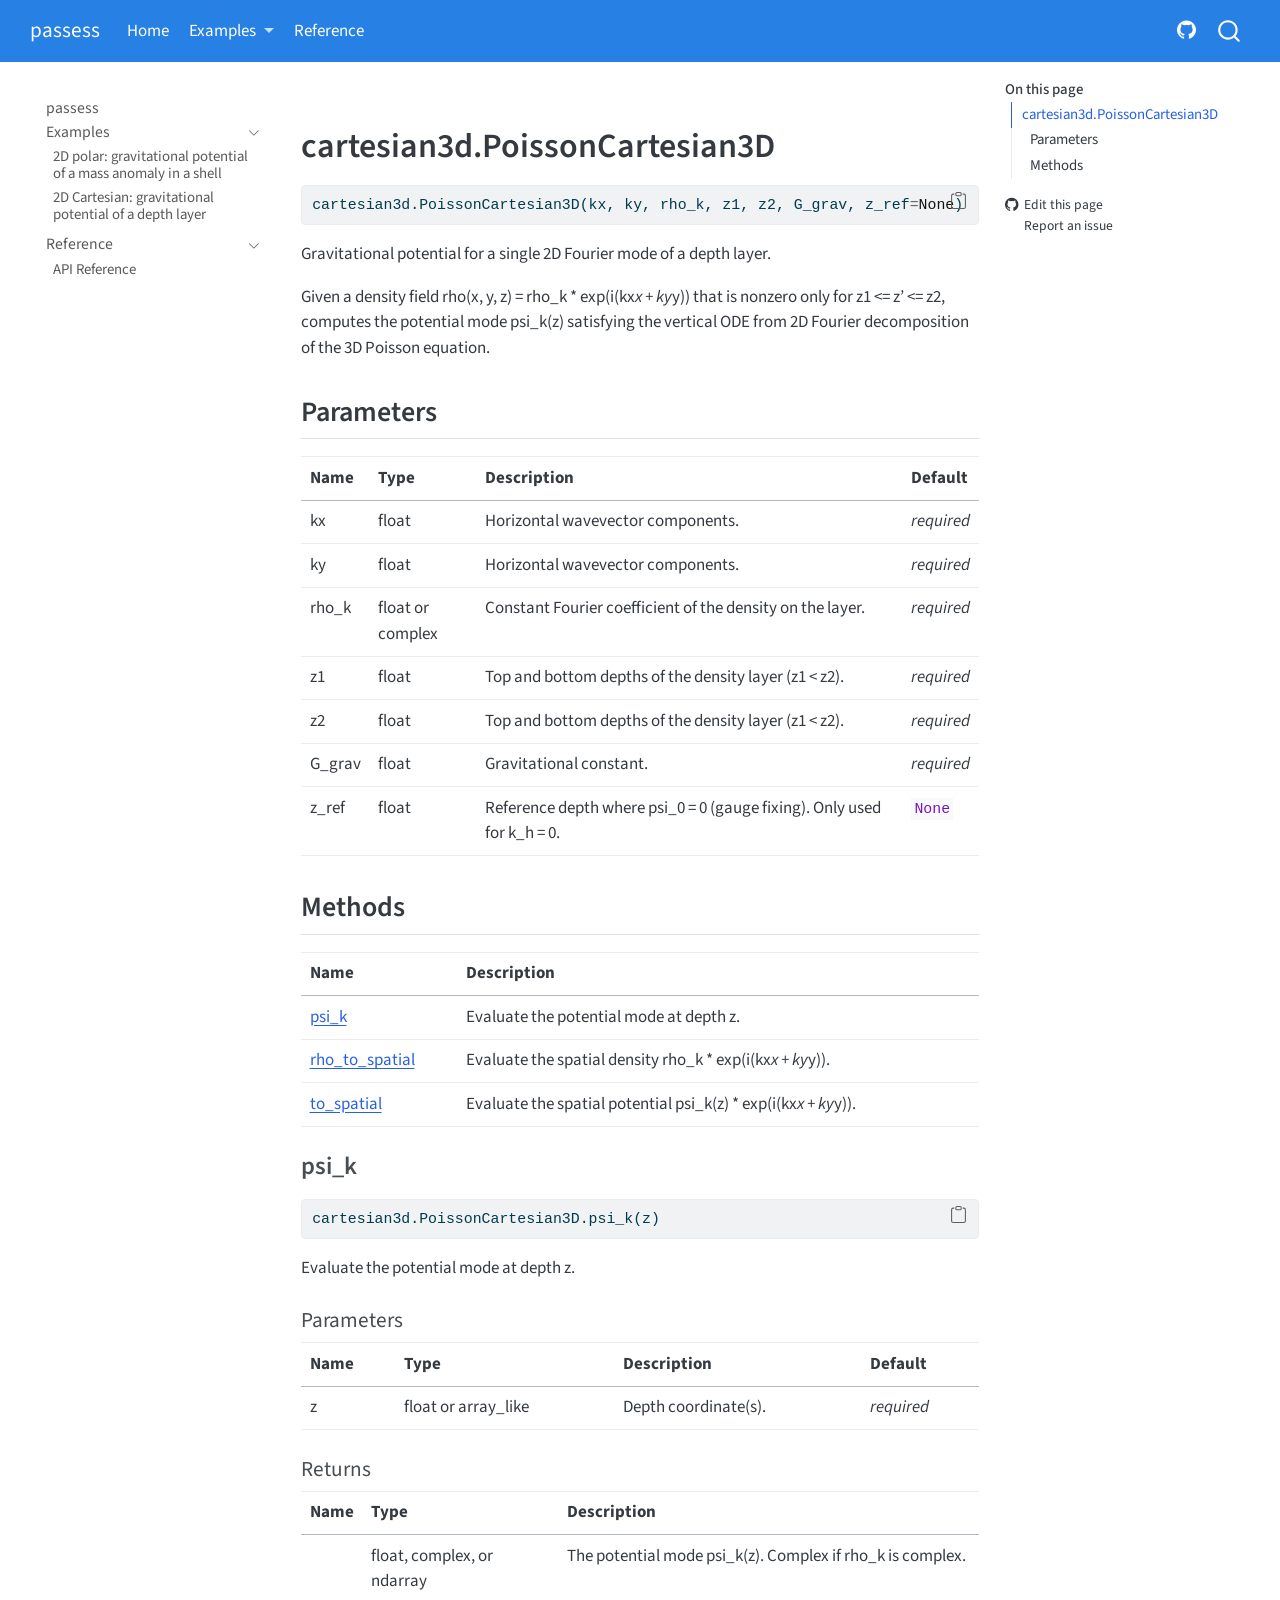
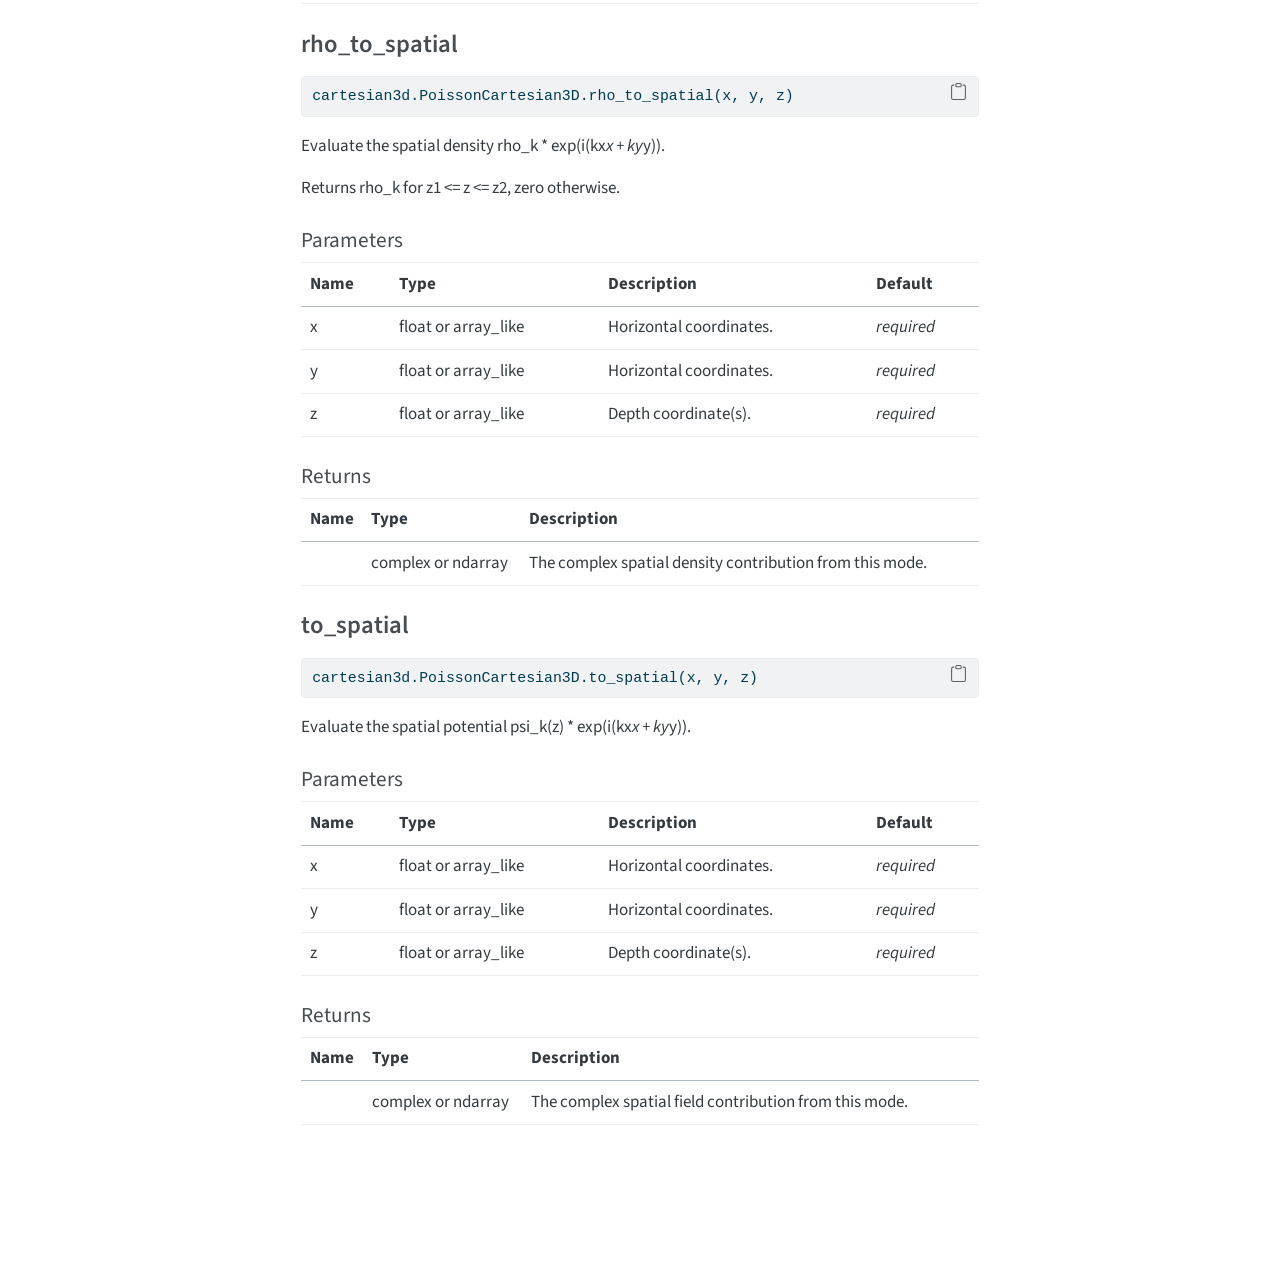
<file: reference/cartesian3d.PoissonCartesian3D.html>
<!DOCTYPE html>
<html xmlns="http://www.w3.org/1999/xhtml" lang="en" xml:lang="en"><head>

<meta charset="utf-8">
<meta name="generator" content="quarto-1.5.57">

<meta name="viewport" content="width=device-width, initial-scale=1.0, user-scalable=yes">


<title>cartesian3d.poissoncartesian3d – passess</title>
<style>
code{white-space: pre-wrap;}
span.smallcaps{font-variant: small-caps;}
div.columns{display: flex; gap: min(4vw, 1.5em);}
div.column{flex: auto; overflow-x: auto;}
div.hanging-indent{margin-left: 1.5em; text-indent: -1.5em;}
ul.task-list{list-style: none;}
ul.task-list li input[type="checkbox"] {
  width: 0.8em;
  margin: 0 0.8em 0.2em -1em; /* quarto-specific, see https://github.com/quarto-dev/quarto-cli/issues/4556 */ 
  vertical-align: middle;
}
/* CSS for syntax highlighting */
pre > code.sourceCode { white-space: pre; position: relative; }
pre > code.sourceCode > span { line-height: 1.25; }
pre > code.sourceCode > span:empty { height: 1.2em; }
.sourceCode { overflow: visible; }
code.sourceCode > span { color: inherit; text-decoration: inherit; }
div.sourceCode { margin: 1em 0; }
pre.sourceCode { margin: 0; }
@media screen {
div.sourceCode { overflow: auto; }
}
@media print {
pre > code.sourceCode { white-space: pre-wrap; }
pre > code.sourceCode > span { display: inline-block; text-indent: -5em; padding-left: 5em; }
}
pre.numberSource code
  { counter-reset: source-line 0; }
pre.numberSource code > span
  { position: relative; left: -4em; counter-increment: source-line; }
pre.numberSource code > span > a:first-child::before
  { content: counter(source-line);
    position: relative; left: -1em; text-align: right; vertical-align: baseline;
    border: none; display: inline-block;
    -webkit-touch-callout: none; -webkit-user-select: none;
    -khtml-user-select: none; -moz-user-select: none;
    -ms-user-select: none; user-select: none;
    padding: 0 4px; width: 4em;
  }
pre.numberSource { margin-left: 3em;  padding-left: 4px; }
div.sourceCode
  {   }
@media screen {
pre > code.sourceCode > span > a:first-child::before { text-decoration: underline; }
}
</style>


<script src="../site_libs/quarto-nav/quarto-nav.js"></script>
<script src="../site_libs/quarto-nav/headroom.min.js"></script>
<script src="../site_libs/clipboard/clipboard.min.js"></script>
<script src="../site_libs/quarto-search/autocomplete.umd.js"></script>
<script src="../site_libs/quarto-search/fuse.min.js"></script>
<script src="../site_libs/quarto-search/quarto-search.js"></script>
<meta name="quarto:offset" content="../">
<script src="../site_libs/quarto-html/quarto.js"></script>
<script src="../site_libs/quarto-html/popper.min.js"></script>
<script src="../site_libs/quarto-html/tippy.umd.min.js"></script>
<script src="../site_libs/quarto-html/anchor.min.js"></script>
<link href="../site_libs/quarto-html/tippy.css" rel="stylesheet">
<link href="../site_libs/quarto-html/quarto-syntax-highlighting.css" rel="stylesheet" id="quarto-text-highlighting-styles">
<script src="../site_libs/bootstrap/bootstrap.min.js"></script>
<link href="../site_libs/bootstrap/bootstrap-icons.css" rel="stylesheet">
<link href="../site_libs/bootstrap/bootstrap.min.css" rel="stylesheet" id="quarto-bootstrap" data-mode="light">
<script id="quarto-search-options" type="application/json">{
  "location": "navbar",
  "copy-button": false,
  "collapse-after": 3,
  "panel-placement": "end",
  "type": "overlay",
  "limit": 50,
  "keyboard-shortcut": [
    "f",
    "/",
    "s"
  ],
  "show-item-context": false,
  "language": {
    "search-no-results-text": "No results",
    "search-matching-documents-text": "matching documents",
    "search-copy-link-title": "Copy link to search",
    "search-hide-matches-text": "Hide additional matches",
    "search-more-match-text": "more match in this document",
    "search-more-matches-text": "more matches in this document",
    "search-clear-button-title": "Clear",
    "search-text-placeholder": "",
    "search-detached-cancel-button-title": "Cancel",
    "search-submit-button-title": "Submit",
    "search-label": "Search"
  }
}</script>


</head>

<body class="nav-sidebar floating nav-fixed">

<div id="quarto-search-results"></div>
  <header id="quarto-header" class="headroom fixed-top">
    <nav class="navbar navbar-expand-lg " data-bs-theme="dark">
      <div class="navbar-container container-fluid">
      <div class="navbar-brand-container mx-auto">
    <a class="navbar-brand" href="../index.html">
    <span class="navbar-title">passess</span>
    </a>
  </div>
            <div id="quarto-search" class="" title="Search"></div>
          <button class="navbar-toggler" type="button" data-bs-toggle="collapse" data-bs-target="#navbarCollapse" aria-controls="navbarCollapse" role="menu" aria-expanded="false" aria-label="Toggle navigation" onclick="if (window.quartoToggleHeadroom) { window.quartoToggleHeadroom(); }">
  <span class="navbar-toggler-icon"></span>
</button>
          <div class="collapse navbar-collapse" id="navbarCollapse">
            <ul class="navbar-nav navbar-nav-scroll me-auto">
  <li class="nav-item">
    <a class="nav-link active" href="../index.html" aria-current="page"> 
<span class="menu-text">Home</span></a>
  </li>  
  <li class="nav-item dropdown ">
    <a class="nav-link dropdown-toggle" href="#" id="nav-menu-examples" role="link" data-bs-toggle="dropdown" aria-expanded="false">
 <span class="menu-text">Examples</span>
    </a>
    <ul class="dropdown-menu" aria-labelledby="nav-menu-examples">    
        <li>
    <a class="dropdown-item" href="../examples/dim2-polar.html">
 <span class="dropdown-text">2D polar</span></a>
  </li>  
        <li>
    <a class="dropdown-item" href="../examples/dim2-cartesian.html">
 <span class="dropdown-text">2D Cartesian</span></a>
  </li>  
    </ul>
  </li>
  <li class="nav-item">
    <a class="nav-link" href="../reference/index.html"> 
<span class="menu-text">Reference</span></a>
  </li>  
</ul>
            <ul class="navbar-nav navbar-nav-scroll ms-auto">
  <li class="nav-item compact">
    <a class="nav-link" href="https://github.com/sghelichkhani/passess"> <i class="bi bi-github" role="img">
</i> 
<span class="menu-text"></span></a>
  </li>  
</ul>
          </div> <!-- /navcollapse -->
            <div class="quarto-navbar-tools">
</div>
      </div> <!-- /container-fluid -->
    </nav>
  <nav class="quarto-secondary-nav">
    <div class="container-fluid d-flex">
      <button type="button" class="quarto-btn-toggle btn" data-bs-toggle="collapse" role="button" data-bs-target=".quarto-sidebar-collapse-item" aria-controls="quarto-sidebar" aria-expanded="false" aria-label="Toggle sidebar navigation" onclick="if (window.quartoToggleHeadroom) { window.quartoToggleHeadroom(); }">
        <i class="bi bi-layout-text-sidebar-reverse"></i>
      </button>
        <nav class="quarto-page-breadcrumbs" aria-label="breadcrumb"><ol class="breadcrumb"></ol></nav>
        <a class="flex-grow-1" role="navigation" data-bs-toggle="collapse" data-bs-target=".quarto-sidebar-collapse-item" aria-controls="quarto-sidebar" aria-expanded="false" aria-label="Toggle sidebar navigation" onclick="if (window.quartoToggleHeadroom) { window.quartoToggleHeadroom(); }">      
        </a>
    </div>
  </nav>
</header>
<!-- content -->
<div id="quarto-content" class="quarto-container page-columns page-rows-contents page-layout-article page-navbar">
<!-- sidebar -->
  <nav id="quarto-sidebar" class="sidebar collapse collapse-horizontal quarto-sidebar-collapse-item sidebar-navigation floating overflow-auto">
    <div class="sidebar-menu-container"> 
    <ul class="list-unstyled mt-1">
        <li class="sidebar-item">
  <div class="sidebar-item-container"> 
  <a href="../index.html" class="sidebar-item-text sidebar-link">
 <span class="menu-text">passess</span></a>
  </div>
</li>
        <li class="sidebar-item sidebar-item-section">
      <div class="sidebar-item-container"> 
            <a class="sidebar-item-text sidebar-link text-start" data-bs-toggle="collapse" data-bs-target="#quarto-sidebar-section-1" role="navigation" aria-expanded="true">
 <span class="menu-text">Examples</span></a>
          <a class="sidebar-item-toggle text-start" data-bs-toggle="collapse" data-bs-target="#quarto-sidebar-section-1" role="navigation" aria-expanded="true" aria-label="Toggle section">
            <i class="bi bi-chevron-right ms-2"></i>
          </a> 
      </div>
      <ul id="quarto-sidebar-section-1" class="collapse list-unstyled sidebar-section depth1 show">  
          <li class="sidebar-item">
  <div class="sidebar-item-container"> 
  <a href="../examples/dim2-polar.html" class="sidebar-item-text sidebar-link">
 <span class="menu-text">2D polar: gravitational potential of a mass anomaly in a shell</span></a>
  </div>
</li>
          <li class="sidebar-item">
  <div class="sidebar-item-container"> 
  <a href="../examples/dim2-cartesian.html" class="sidebar-item-text sidebar-link">
 <span class="menu-text">2D Cartesian: gravitational potential of a depth layer</span></a>
  </div>
</li>
      </ul>
  </li>
        <li class="sidebar-item sidebar-item-section">
      <div class="sidebar-item-container"> 
            <a class="sidebar-item-text sidebar-link text-start" data-bs-toggle="collapse" data-bs-target="#quarto-sidebar-section-2" role="navigation" aria-expanded="true">
 <span class="menu-text">Reference</span></a>
          <a class="sidebar-item-toggle text-start" data-bs-toggle="collapse" data-bs-target="#quarto-sidebar-section-2" role="navigation" aria-expanded="true" aria-label="Toggle section">
            <i class="bi bi-chevron-right ms-2"></i>
          </a> 
      </div>
      <ul id="quarto-sidebar-section-2" class="collapse list-unstyled sidebar-section depth1 show">  
          <li class="sidebar-item">
  <div class="sidebar-item-container"> 
  <a href="../reference/index.html" class="sidebar-item-text sidebar-link">
 <span class="menu-text">API Reference</span></a>
  </div>
</li>
      </ul>
  </li>
    </ul>
    </div>
</nav>
<div id="quarto-sidebar-glass" class="quarto-sidebar-collapse-item" data-bs-toggle="collapse" data-bs-target=".quarto-sidebar-collapse-item"></div>
<!-- margin-sidebar -->
    <div id="quarto-margin-sidebar" class="sidebar margin-sidebar">
        <nav id="TOC" role="doc-toc" class="toc-active">
    <h2 id="toc-title">On this page</h2>
   
  <ul>
  <li><a href="#passess.cartesian3d.PoissonCartesian3D" id="toc-passess.cartesian3d.PoissonCartesian3D" class="nav-link active" data-scroll-target="#passess.cartesian3d.PoissonCartesian3D">cartesian3d.PoissonCartesian3D</a>
  <ul class="collapse">
  <li><a href="#parameters" id="toc-parameters" class="nav-link" data-scroll-target="#parameters">Parameters</a></li>
  <li><a href="#methods" id="toc-methods" class="nav-link" data-scroll-target="#methods">Methods</a>
  <ul class="collapse">
  <li><a href="#passess.cartesian3d.PoissonCartesian3D.psi_k" id="toc-passess.cartesian3d.PoissonCartesian3D.psi_k" class="nav-link" data-scroll-target="#passess.cartesian3d.PoissonCartesian3D.psi_k">psi_k</a></li>
  <li><a href="#passess.cartesian3d.PoissonCartesian3D.rho_to_spatial" id="toc-passess.cartesian3d.PoissonCartesian3D.rho_to_spatial" class="nav-link" data-scroll-target="#passess.cartesian3d.PoissonCartesian3D.rho_to_spatial">rho_to_spatial</a></li>
  <li><a href="#passess.cartesian3d.PoissonCartesian3D.to_spatial" id="toc-passess.cartesian3d.PoissonCartesian3D.to_spatial" class="nav-link" data-scroll-target="#passess.cartesian3d.PoissonCartesian3D.to_spatial">to_spatial</a></li>
  </ul></li>
  </ul></li>
  </ul>
<div class="toc-actions"><ul><li><a href="https://github.com/sghelichkhani/passess/edit/main/reference/cartesian3d.PoissonCartesian3D.qmd" class="toc-action"><i class="bi bi-github"></i>Edit this page</a></li><li><a href="https://github.com/sghelichkhani/passess/issues/new" class="toc-action"><i class="bi empty"></i>Report an issue</a></li></ul></div></nav>
    </div>
<!-- main -->
<main class="content" id="quarto-document-content">




<section id="passess.cartesian3d.PoissonCartesian3D" class="level1">
<h1>cartesian3d.PoissonCartesian3D</h1>
<div class="sourceCode" id="cb1"><pre class="sourceCode python code-with-copy"><code class="sourceCode python"><span id="cb1-1"><a href="#cb1-1" aria-hidden="true" tabindex="-1"></a>cartesian3d.PoissonCartesian3D(kx, ky, rho_k, z1, z2, G_grav, z_ref<span class="op">=</span><span class="va">None</span>)</span></code><button title="Copy to Clipboard" class="code-copy-button"><i class="bi"></i></button></pre></div>
<p>Gravitational potential for a single 2D Fourier mode of a depth layer.</p>
<p>Given a density field rho(x, y, z) = rho_k * exp(i(kx<em>x + ky</em>y)) that is nonzero only for z1 &lt;= z’ &lt;= z2, computes the potential mode psi_k(z) satisfying the vertical ODE from 2D Fourier decomposition of the 3D Poisson equation.</p>
<section id="parameters" class="level2 doc-section doc-section-parameters">
<h2 class="doc-section doc-section-parameters anchored" data-anchor-id="parameters">Parameters</h2>
<table class="caption-top table">
<colgroup>
<col style="width: 7%">
<col style="width: 16%">
<col style="width: 65%">
<col style="width: 10%">
</colgroup>
<thead>
<tr class="header">
<th>Name</th>
<th>Type</th>
<th>Description</th>
<th>Default</th>
</tr>
</thead>
<tbody>
<tr class="odd">
<td>kx</td>
<td>float</td>
<td>Horizontal wavevector components.</td>
<td><em>required</em></td>
</tr>
<tr class="even">
<td>ky</td>
<td>float</td>
<td>Horizontal wavevector components.</td>
<td><em>required</em></td>
</tr>
<tr class="odd">
<td>rho_k</td>
<td>float or complex</td>
<td>Constant Fourier coefficient of the density on the layer.</td>
<td><em>required</em></td>
</tr>
<tr class="even">
<td>z1</td>
<td>float</td>
<td>Top and bottom depths of the density layer (z1 &lt; z2).</td>
<td><em>required</em></td>
</tr>
<tr class="odd">
<td>z2</td>
<td>float</td>
<td>Top and bottom depths of the density layer (z1 &lt; z2).</td>
<td><em>required</em></td>
</tr>
<tr class="even">
<td>G_grav</td>
<td>float</td>
<td>Gravitational constant.</td>
<td><em>required</em></td>
</tr>
<tr class="odd">
<td>z_ref</td>
<td>float</td>
<td>Reference depth where psi_0 = 0 (gauge fixing). Only used for k_h = 0.</td>
<td><code>None</code></td>
</tr>
</tbody>
</table>
</section>
<section id="methods" class="level2">
<h2 class="anchored" data-anchor-id="methods">Methods</h2>
<table class="caption-top table">
<thead>
<tr class="header">
<th>Name</th>
<th>Description</th>
</tr>
</thead>
<tbody>
<tr class="odd">
<td><a href="#passess.cartesian3d.PoissonCartesian3D.psi_k">psi_k</a></td>
<td>Evaluate the potential mode at depth z.</td>
</tr>
<tr class="even">
<td><a href="#passess.cartesian3d.PoissonCartesian3D.rho_to_spatial">rho_to_spatial</a></td>
<td>Evaluate the spatial density rho_k * exp(i(kx<em>x + ky</em>y)).</td>
</tr>
<tr class="odd">
<td><a href="#passess.cartesian3d.PoissonCartesian3D.to_spatial">to_spatial</a></td>
<td>Evaluate the spatial potential psi_k(z) * exp(i(kx<em>x + ky</em>y)).</td>
</tr>
</tbody>
</table>
<section id="passess.cartesian3d.PoissonCartesian3D.psi_k" class="level3">
<h3 class="anchored" data-anchor-id="passess.cartesian3d.PoissonCartesian3D.psi_k">psi_k</h3>
<div class="sourceCode" id="cb2"><pre class="sourceCode python code-with-copy"><code class="sourceCode python"><span id="cb2-1"><a href="#cb2-1" aria-hidden="true" tabindex="-1"></a>cartesian3d.PoissonCartesian3D.psi_k(z)</span></code><button title="Copy to Clipboard" class="code-copy-button"><i class="bi"></i></button></pre></div>
<p>Evaluate the potential mode at depth z.</p>
<section id="parameters-1" class="level4 doc-section doc-section-parameters">
<h4 class="doc-section doc-section-parameters anchored" data-anchor-id="parameters-1">Parameters</h4>
<table class="caption-top table">
<thead>
<tr class="header">
<th>Name</th>
<th>Type</th>
<th>Description</th>
<th>Default</th>
</tr>
</thead>
<tbody>
<tr class="odd">
<td>z</td>
<td>float or array_like</td>
<td>Depth coordinate(s).</td>
<td><em>required</em></td>
</tr>
</tbody>
</table>
</section>
<section id="returns" class="level4 doc-section doc-section-returns">
<h4 class="doc-section doc-section-returns anchored" data-anchor-id="returns">Returns</h4>
<table class="caption-top table">
<colgroup>
<col style="width: 8%">
<col style="width: 29%">
<col style="width: 62%">
</colgroup>
<thead>
<tr class="header">
<th>Name</th>
<th>Type</th>
<th>Description</th>
</tr>
</thead>
<tbody>
<tr class="odd">
<td></td>
<td>float, complex, or ndarray</td>
<td>The potential mode psi_k(z). Complex if rho_k is complex.</td>
</tr>
</tbody>
</table>
</section>
</section>
<section id="passess.cartesian3d.PoissonCartesian3D.rho_to_spatial" class="level3">
<h3 class="anchored" data-anchor-id="passess.cartesian3d.PoissonCartesian3D.rho_to_spatial">rho_to_spatial</h3>
<div class="sourceCode" id="cb3"><pre class="sourceCode python code-with-copy"><code class="sourceCode python"><span id="cb3-1"><a href="#cb3-1" aria-hidden="true" tabindex="-1"></a>cartesian3d.PoissonCartesian3D.rho_to_spatial(x, y, z)</span></code><button title="Copy to Clipboard" class="code-copy-button"><i class="bi"></i></button></pre></div>
<p>Evaluate the spatial density rho_k * exp(i(kx<em>x + ky</em>y)).</p>
<p>Returns rho_k for z1 &lt;= z &lt;= z2, zero otherwise.</p>
<section id="parameters-2" class="level4 doc-section doc-section-parameters">
<h4 class="doc-section doc-section-parameters anchored" data-anchor-id="parameters-2">Parameters</h4>
<table class="caption-top table">
<thead>
<tr class="header">
<th>Name</th>
<th>Type</th>
<th>Description</th>
<th>Default</th>
</tr>
</thead>
<tbody>
<tr class="odd">
<td>x</td>
<td>float or array_like</td>
<td>Horizontal coordinates.</td>
<td><em>required</em></td>
</tr>
<tr class="even">
<td>y</td>
<td>float or array_like</td>
<td>Horizontal coordinates.</td>
<td><em>required</em></td>
</tr>
<tr class="odd">
<td>z</td>
<td>float or array_like</td>
<td>Depth coordinate(s).</td>
<td><em>required</em></td>
</tr>
</tbody>
</table>
</section>
<section id="returns-1" class="level4 doc-section doc-section-returns">
<h4 class="doc-section doc-section-returns anchored" data-anchor-id="returns-1">Returns</h4>
<table class="caption-top table">
<colgroup>
<col style="width: 9%">
<col style="width: 23%">
<col style="width: 67%">
</colgroup>
<thead>
<tr class="header">
<th>Name</th>
<th>Type</th>
<th>Description</th>
</tr>
</thead>
<tbody>
<tr class="odd">
<td></td>
<td>complex or ndarray</td>
<td>The complex spatial density contribution from this mode.</td>
</tr>
</tbody>
</table>
</section>
</section>
<section id="passess.cartesian3d.PoissonCartesian3D.to_spatial" class="level3">
<h3 class="anchored" data-anchor-id="passess.cartesian3d.PoissonCartesian3D.to_spatial">to_spatial</h3>
<div class="sourceCode" id="cb4"><pre class="sourceCode python code-with-copy"><code class="sourceCode python"><span id="cb4-1"><a href="#cb4-1" aria-hidden="true" tabindex="-1"></a>cartesian3d.PoissonCartesian3D.to_spatial(x, y, z)</span></code><button title="Copy to Clipboard" class="code-copy-button"><i class="bi"></i></button></pre></div>
<p>Evaluate the spatial potential psi_k(z) * exp(i(kx<em>x + ky</em>y)).</p>
<section id="parameters-3" class="level4 doc-section doc-section-parameters">
<h4 class="doc-section doc-section-parameters anchored" data-anchor-id="parameters-3">Parameters</h4>
<table class="caption-top table">
<thead>
<tr class="header">
<th>Name</th>
<th>Type</th>
<th>Description</th>
<th>Default</th>
</tr>
</thead>
<tbody>
<tr class="odd">
<td>x</td>
<td>float or array_like</td>
<td>Horizontal coordinates.</td>
<td><em>required</em></td>
</tr>
<tr class="even">
<td>y</td>
<td>float or array_like</td>
<td>Horizontal coordinates.</td>
<td><em>required</em></td>
</tr>
<tr class="odd">
<td>z</td>
<td>float or array_like</td>
<td>Depth coordinate(s).</td>
<td><em>required</em></td>
</tr>
</tbody>
</table>
</section>
<section id="returns-2" class="level4 doc-section doc-section-returns">
<h4 class="doc-section doc-section-returns anchored" data-anchor-id="returns-2">Returns</h4>
<table class="caption-top table">
<colgroup>
<col style="width: 9%">
<col style="width: 23%">
<col style="width: 66%">
</colgroup>
<thead>
<tr class="header">
<th>Name</th>
<th>Type</th>
<th>Description</th>
</tr>
</thead>
<tbody>
<tr class="odd">
<td></td>
<td>complex or ndarray</td>
<td>The complex spatial field contribution from this mode.</td>
</tr>
</tbody>
</table>


</section>
</section>
</section>
</section>

</main> <!-- /main -->
<script id="quarto-html-after-body" type="application/javascript">
window.document.addEventListener("DOMContentLoaded", function (event) {
  const toggleBodyColorMode = (bsSheetEl) => {
    const mode = bsSheetEl.getAttribute("data-mode");
    const bodyEl = window.document.querySelector("body");
    if (mode === "dark") {
      bodyEl.classList.add("quarto-dark");
      bodyEl.classList.remove("quarto-light");
    } else {
      bodyEl.classList.add("quarto-light");
      bodyEl.classList.remove("quarto-dark");
    }
  }
  const toggleBodyColorPrimary = () => {
    const bsSheetEl = window.document.querySelector("link#quarto-bootstrap");
    if (bsSheetEl) {
      toggleBodyColorMode(bsSheetEl);
    }
  }
  toggleBodyColorPrimary();  
  const icon = "";
  const anchorJS = new window.AnchorJS();
  anchorJS.options = {
    placement: 'right',
    icon: icon
  };
  anchorJS.add('.anchored');
  const isCodeAnnotation = (el) => {
    for (const clz of el.classList) {
      if (clz.startsWith('code-annotation-')) {                     
        return true;
      }
    }
    return false;
  }
  const onCopySuccess = function(e) {
    // button target
    const button = e.trigger;
    // don't keep focus
    button.blur();
    // flash "checked"
    button.classList.add('code-copy-button-checked');
    var currentTitle = button.getAttribute("title");
    button.setAttribute("title", "Copied!");
    let tooltip;
    if (window.bootstrap) {
      button.setAttribute("data-bs-toggle", "tooltip");
      button.setAttribute("data-bs-placement", "left");
      button.setAttribute("data-bs-title", "Copied!");
      tooltip = new bootstrap.Tooltip(button, 
        { trigger: "manual", 
          customClass: "code-copy-button-tooltip",
          offset: [0, -8]});
      tooltip.show();    
    }
    setTimeout(function() {
      if (tooltip) {
        tooltip.hide();
        button.removeAttribute("data-bs-title");
        button.removeAttribute("data-bs-toggle");
        button.removeAttribute("data-bs-placement");
      }
      button.setAttribute("title", currentTitle);
      button.classList.remove('code-copy-button-checked');
    }, 1000);
    // clear code selection
    e.clearSelection();
  }
  const getTextToCopy = function(trigger) {
      const codeEl = trigger.previousElementSibling.cloneNode(true);
      for (const childEl of codeEl.children) {
        if (isCodeAnnotation(childEl)) {
          childEl.remove();
        }
      }
      return codeEl.innerText;
  }
  const clipboard = new window.ClipboardJS('.code-copy-button:not([data-in-quarto-modal])', {
    text: getTextToCopy
  });
  clipboard.on('success', onCopySuccess);
  if (window.document.getElementById('quarto-embedded-source-code-modal')) {
    // For code content inside modals, clipBoardJS needs to be initialized with a container option
    // TODO: Check when it could be a function (https://github.com/zenorocha/clipboard.js/issues/860)
    const clipboardModal = new window.ClipboardJS('.code-copy-button[data-in-quarto-modal]', {
      text: getTextToCopy,
      container: window.document.getElementById('quarto-embedded-source-code-modal')
    });
    clipboardModal.on('success', onCopySuccess);
  }
    var localhostRegex = new RegExp(/^(?:http|https):\/\/localhost\:?[0-9]*\//);
    var mailtoRegex = new RegExp(/^mailto:/);
      var filterRegex = new RegExp('/' + window.location.host + '/');
    var isInternal = (href) => {
        return filterRegex.test(href) || localhostRegex.test(href) || mailtoRegex.test(href);
    }
    // Inspect non-navigation links and adorn them if external
 	var links = window.document.querySelectorAll('a[href]:not(.nav-link):not(.navbar-brand):not(.toc-action):not(.sidebar-link):not(.sidebar-item-toggle):not(.pagination-link):not(.no-external):not([aria-hidden]):not(.dropdown-item):not(.quarto-navigation-tool):not(.about-link)');
    for (var i=0; i<links.length; i++) {
      const link = links[i];
      if (!isInternal(link.href)) {
        // undo the damage that might have been done by quarto-nav.js in the case of
        // links that we want to consider external
        if (link.dataset.originalHref !== undefined) {
          link.href = link.dataset.originalHref;
        }
      }
    }
  function tippyHover(el, contentFn, onTriggerFn, onUntriggerFn) {
    const config = {
      allowHTML: true,
      maxWidth: 500,
      delay: 100,
      arrow: false,
      appendTo: function(el) {
          return el.parentElement;
      },
      interactive: true,
      interactiveBorder: 10,
      theme: 'quarto',
      placement: 'bottom-start',
    };
    if (contentFn) {
      config.content = contentFn;
    }
    if (onTriggerFn) {
      config.onTrigger = onTriggerFn;
    }
    if (onUntriggerFn) {
      config.onUntrigger = onUntriggerFn;
    }
    window.tippy(el, config); 
  }
  const noterefs = window.document.querySelectorAll('a[role="doc-noteref"]');
  for (var i=0; i<noterefs.length; i++) {
    const ref = noterefs[i];
    tippyHover(ref, function() {
      // use id or data attribute instead here
      let href = ref.getAttribute('data-footnote-href') || ref.getAttribute('href');
      try { href = new URL(href).hash; } catch {}
      const id = href.replace(/^#\/?/, "");
      const note = window.document.getElementById(id);
      if (note) {
        return note.innerHTML;
      } else {
        return "";
      }
    });
  }
  const xrefs = window.document.querySelectorAll('a.quarto-xref');
  const processXRef = (id, note) => {
    // Strip column container classes
    const stripColumnClz = (el) => {
      el.classList.remove("page-full", "page-columns");
      if (el.children) {
        for (const child of el.children) {
          stripColumnClz(child);
        }
      }
    }
    stripColumnClz(note)
    if (id === null || id.startsWith('sec-')) {
      // Special case sections, only their first couple elements
      const container = document.createElement("div");
      if (note.children && note.children.length > 2) {
        container.appendChild(note.children[0].cloneNode(true));
        for (let i = 1; i < note.children.length; i++) {
          const child = note.children[i];
          if (child.tagName === "P" && child.innerText === "") {
            continue;
          } else {
            container.appendChild(child.cloneNode(true));
            break;
          }
        }
        if (window.Quarto?.typesetMath) {
          window.Quarto.typesetMath(container);
        }
        return container.innerHTML
      } else {
        if (window.Quarto?.typesetMath) {
          window.Quarto.typesetMath(note);
        }
        return note.innerHTML;
      }
    } else {
      // Remove any anchor links if they are present
      const anchorLink = note.querySelector('a.anchorjs-link');
      if (anchorLink) {
        anchorLink.remove();
      }
      if (window.Quarto?.typesetMath) {
        window.Quarto.typesetMath(note);
      }
      // TODO in 1.5, we should make sure this works without a callout special case
      if (note.classList.contains("callout")) {
        return note.outerHTML;
      } else {
        return note.innerHTML;
      }
    }
  }
  for (var i=0; i<xrefs.length; i++) {
    const xref = xrefs[i];
    tippyHover(xref, undefined, function(instance) {
      instance.disable();
      let url = xref.getAttribute('href');
      let hash = undefined; 
      if (url.startsWith('#')) {
        hash = url;
      } else {
        try { hash = new URL(url).hash; } catch {}
      }
      if (hash) {
        const id = hash.replace(/^#\/?/, "");
        const note = window.document.getElementById(id);
        if (note !== null) {
          try {
            const html = processXRef(id, note.cloneNode(true));
            instance.setContent(html);
          } finally {
            instance.enable();
            instance.show();
          }
        } else {
          // See if we can fetch this
          fetch(url.split('#')[0])
          .then(res => res.text())
          .then(html => {
            const parser = new DOMParser();
            const htmlDoc = parser.parseFromString(html, "text/html");
            const note = htmlDoc.getElementById(id);
            if (note !== null) {
              const html = processXRef(id, note);
              instance.setContent(html);
            } 
          }).finally(() => {
            instance.enable();
            instance.show();
          });
        }
      } else {
        // See if we can fetch a full url (with no hash to target)
        // This is a special case and we should probably do some content thinning / targeting
        fetch(url)
        .then(res => res.text())
        .then(html => {
          const parser = new DOMParser();
          const htmlDoc = parser.parseFromString(html, "text/html");
          const note = htmlDoc.querySelector('main.content');
          if (note !== null) {
            // This should only happen for chapter cross references
            // (since there is no id in the URL)
            // remove the first header
            if (note.children.length > 0 && note.children[0].tagName === "HEADER") {
              note.children[0].remove();
            }
            const html = processXRef(null, note);
            instance.setContent(html);
          } 
        }).finally(() => {
          instance.enable();
          instance.show();
        });
      }
    }, function(instance) {
    });
  }
      let selectedAnnoteEl;
      const selectorForAnnotation = ( cell, annotation) => {
        let cellAttr = 'data-code-cell="' + cell + '"';
        let lineAttr = 'data-code-annotation="' +  annotation + '"';
        const selector = 'span[' + cellAttr + '][' + lineAttr + ']';
        return selector;
      }
      const selectCodeLines = (annoteEl) => {
        const doc = window.document;
        const targetCell = annoteEl.getAttribute("data-target-cell");
        const targetAnnotation = annoteEl.getAttribute("data-target-annotation");
        const annoteSpan = window.document.querySelector(selectorForAnnotation(targetCell, targetAnnotation));
        const lines = annoteSpan.getAttribute("data-code-lines").split(",");
        const lineIds = lines.map((line) => {
          return targetCell + "-" + line;
        })
        let top = null;
        let height = null;
        let parent = null;
        if (lineIds.length > 0) {
            //compute the position of the single el (top and bottom and make a div)
            const el = window.document.getElementById(lineIds[0]);
            top = el.offsetTop;
            height = el.offsetHeight;
            parent = el.parentElement.parentElement;
          if (lineIds.length > 1) {
            const lastEl = window.document.getElementById(lineIds[lineIds.length - 1]);
            const bottom = lastEl.offsetTop + lastEl.offsetHeight;
            height = bottom - top;
          }
          if (top !== null && height !== null && parent !== null) {
            // cook up a div (if necessary) and position it 
            let div = window.document.getElementById("code-annotation-line-highlight");
            if (div === null) {
              div = window.document.createElement("div");
              div.setAttribute("id", "code-annotation-line-highlight");
              div.style.position = 'absolute';
              parent.appendChild(div);
            }
            div.style.top = top - 2 + "px";
            div.style.height = height + 4 + "px";
            div.style.left = 0;
            let gutterDiv = window.document.getElementById("code-annotation-line-highlight-gutter");
            if (gutterDiv === null) {
              gutterDiv = window.document.createElement("div");
              gutterDiv.setAttribute("id", "code-annotation-line-highlight-gutter");
              gutterDiv.style.position = 'absolute';
              const codeCell = window.document.getElementById(targetCell);
              const gutter = codeCell.querySelector('.code-annotation-gutter');
              gutter.appendChild(gutterDiv);
            }
            gutterDiv.style.top = top - 2 + "px";
            gutterDiv.style.height = height + 4 + "px";
          }
          selectedAnnoteEl = annoteEl;
        }
      };
      const unselectCodeLines = () => {
        const elementsIds = ["code-annotation-line-highlight", "code-annotation-line-highlight-gutter"];
        elementsIds.forEach((elId) => {
          const div = window.document.getElementById(elId);
          if (div) {
            div.remove();
          }
        });
        selectedAnnoteEl = undefined;
      };
        // Handle positioning of the toggle
    window.addEventListener(
      "resize",
      throttle(() => {
        elRect = undefined;
        if (selectedAnnoteEl) {
          selectCodeLines(selectedAnnoteEl);
        }
      }, 10)
    );
    function throttle(fn, ms) {
    let throttle = false;
    let timer;
      return (...args) => {
        if(!throttle) { // first call gets through
            fn.apply(this, args);
            throttle = true;
        } else { // all the others get throttled
            if(timer) clearTimeout(timer); // cancel #2
            timer = setTimeout(() => {
              fn.apply(this, args);
              timer = throttle = false;
            }, ms);
        }
      };
    }
      // Attach click handler to the DT
      const annoteDls = window.document.querySelectorAll('dt[data-target-cell]');
      for (const annoteDlNode of annoteDls) {
        annoteDlNode.addEventListener('click', (event) => {
          const clickedEl = event.target;
          if (clickedEl !== selectedAnnoteEl) {
            unselectCodeLines();
            const activeEl = window.document.querySelector('dt[data-target-cell].code-annotation-active');
            if (activeEl) {
              activeEl.classList.remove('code-annotation-active');
            }
            selectCodeLines(clickedEl);
            clickedEl.classList.add('code-annotation-active');
          } else {
            // Unselect the line
            unselectCodeLines();
            clickedEl.classList.remove('code-annotation-active');
          }
        });
      }
  const findCites = (el) => {
    const parentEl = el.parentElement;
    if (parentEl) {
      const cites = parentEl.dataset.cites;
      if (cites) {
        return {
          el,
          cites: cites.split(' ')
        };
      } else {
        return findCites(el.parentElement)
      }
    } else {
      return undefined;
    }
  };
  var bibliorefs = window.document.querySelectorAll('a[role="doc-biblioref"]');
  for (var i=0; i<bibliorefs.length; i++) {
    const ref = bibliorefs[i];
    const citeInfo = findCites(ref);
    if (citeInfo) {
      tippyHover(citeInfo.el, function() {
        var popup = window.document.createElement('div');
        citeInfo.cites.forEach(function(cite) {
          var citeDiv = window.document.createElement('div');
          citeDiv.classList.add('hanging-indent');
          citeDiv.classList.add('csl-entry');
          var biblioDiv = window.document.getElementById('ref-' + cite);
          if (biblioDiv) {
            citeDiv.innerHTML = biblioDiv.innerHTML;
          }
          popup.appendChild(citeDiv);
        });
        return popup.innerHTML;
      });
    }
  }
});
</script>
</div> <!-- /content -->




<footer class="footer"><div class="nav-footer"><div class="nav-footer-center"><div class="toc-actions d-sm-block d-md-none"><ul><li><a href="https://github.com/sghelichkhani/passess/edit/main/reference/cartesian3d.PoissonCartesian3D.qmd" class="toc-action"><i class="bi bi-github"></i>Edit this page</a></li><li><a href="https://github.com/sghelichkhani/passess/issues/new" class="toc-action"><i class="bi empty"></i>Report an issue</a></li></ul></div></div></div></footer></body></html>
</file>
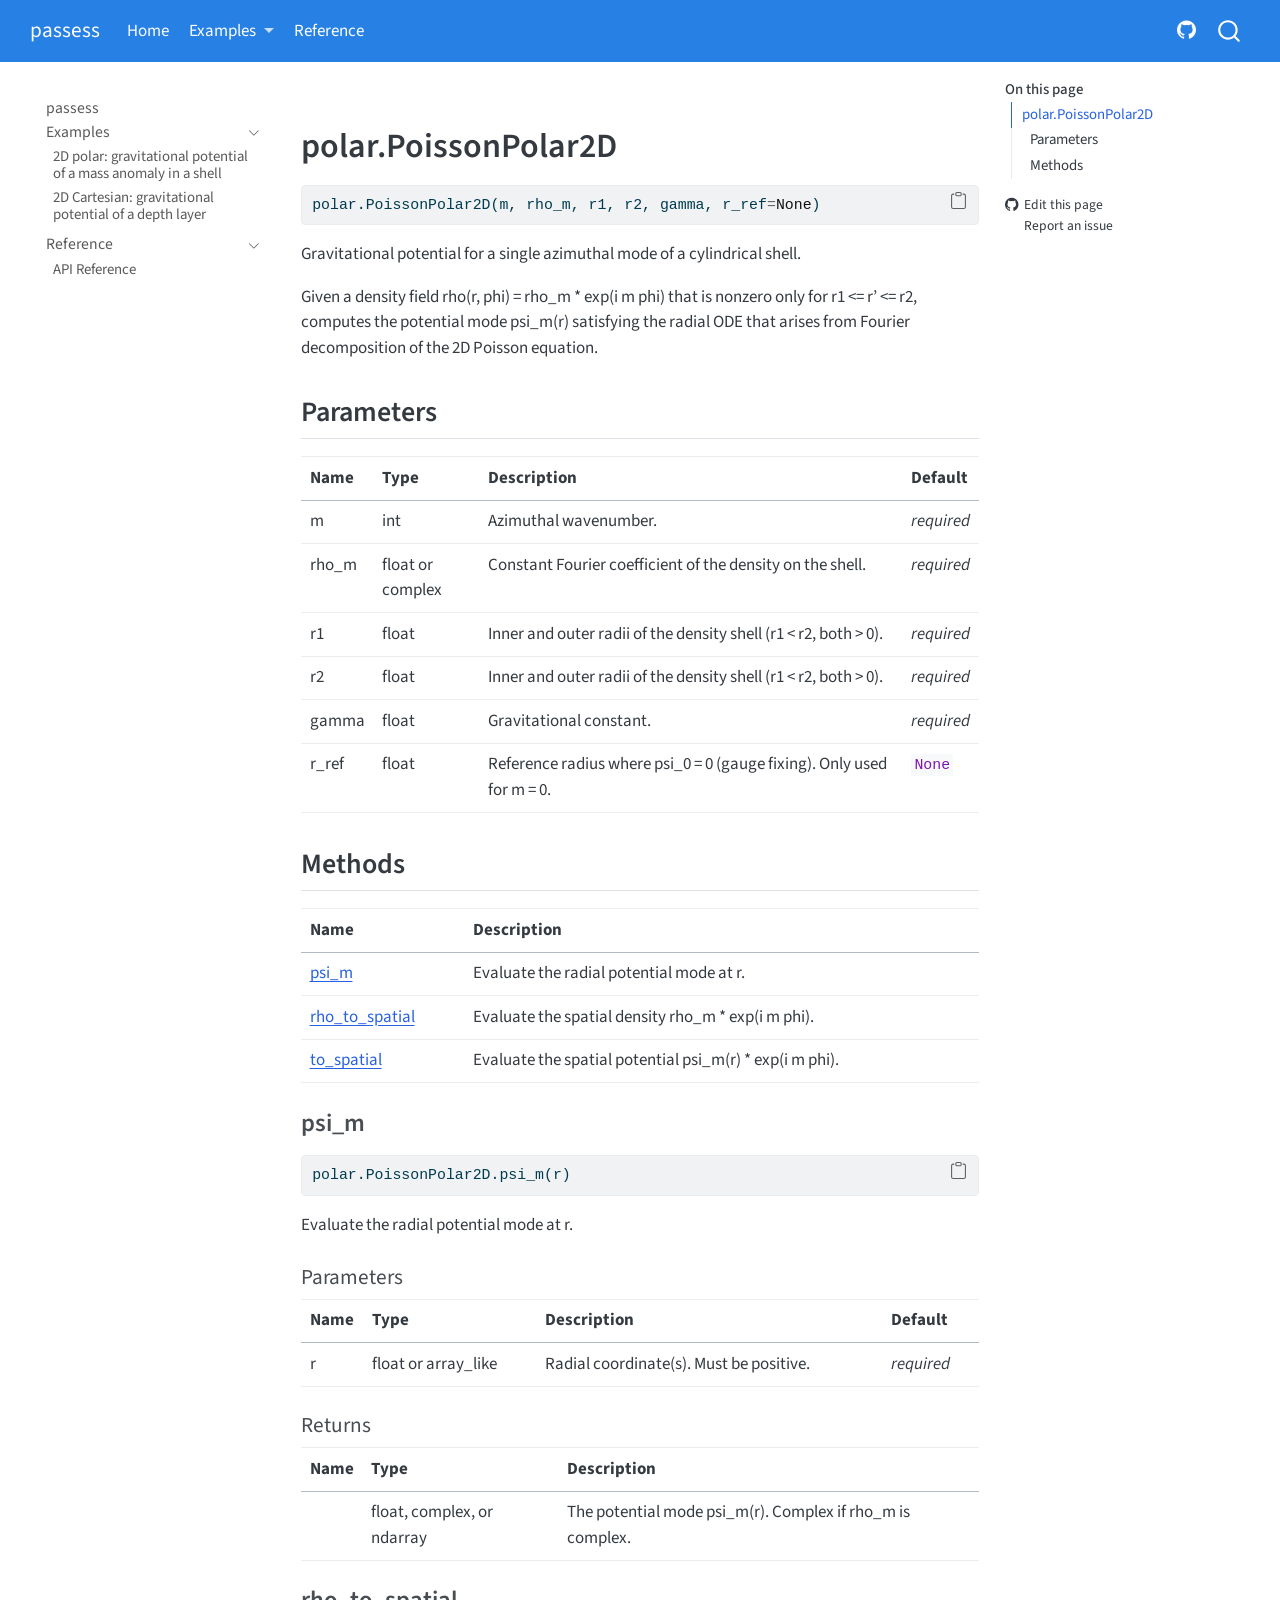
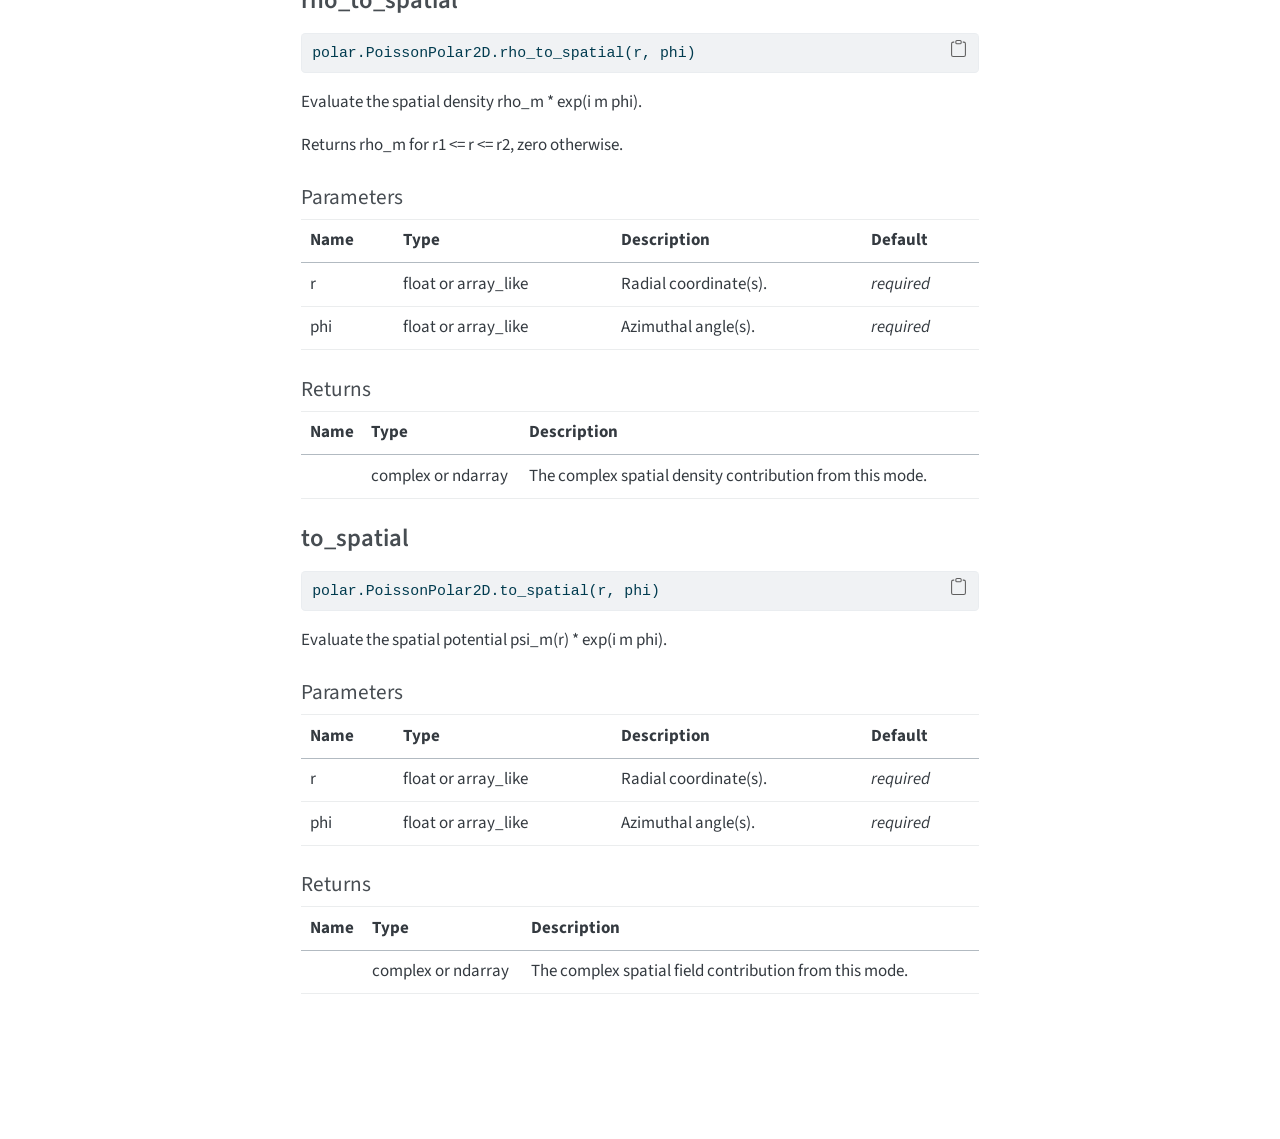
<file: reference/polar.PoissonPolar2D.html>
<!DOCTYPE html>
<html xmlns="http://www.w3.org/1999/xhtml" lang="en" xml:lang="en"><head>

<meta charset="utf-8">
<meta name="generator" content="quarto-1.5.57">

<meta name="viewport" content="width=device-width, initial-scale=1.0, user-scalable=yes">


<title>polar.poissonpolar2d – passess</title>
<style>
code{white-space: pre-wrap;}
span.smallcaps{font-variant: small-caps;}
div.columns{display: flex; gap: min(4vw, 1.5em);}
div.column{flex: auto; overflow-x: auto;}
div.hanging-indent{margin-left: 1.5em; text-indent: -1.5em;}
ul.task-list{list-style: none;}
ul.task-list li input[type="checkbox"] {
  width: 0.8em;
  margin: 0 0.8em 0.2em -1em; /* quarto-specific, see https://github.com/quarto-dev/quarto-cli/issues/4556 */ 
  vertical-align: middle;
}
/* CSS for syntax highlighting */
pre > code.sourceCode { white-space: pre; position: relative; }
pre > code.sourceCode > span { line-height: 1.25; }
pre > code.sourceCode > span:empty { height: 1.2em; }
.sourceCode { overflow: visible; }
code.sourceCode > span { color: inherit; text-decoration: inherit; }
div.sourceCode { margin: 1em 0; }
pre.sourceCode { margin: 0; }
@media screen {
div.sourceCode { overflow: auto; }
}
@media print {
pre > code.sourceCode { white-space: pre-wrap; }
pre > code.sourceCode > span { display: inline-block; text-indent: -5em; padding-left: 5em; }
}
pre.numberSource code
  { counter-reset: source-line 0; }
pre.numberSource code > span
  { position: relative; left: -4em; counter-increment: source-line; }
pre.numberSource code > span > a:first-child::before
  { content: counter(source-line);
    position: relative; left: -1em; text-align: right; vertical-align: baseline;
    border: none; display: inline-block;
    -webkit-touch-callout: none; -webkit-user-select: none;
    -khtml-user-select: none; -moz-user-select: none;
    -ms-user-select: none; user-select: none;
    padding: 0 4px; width: 4em;
  }
pre.numberSource { margin-left: 3em;  padding-left: 4px; }
div.sourceCode
  {   }
@media screen {
pre > code.sourceCode > span > a:first-child::before { text-decoration: underline; }
}
</style>


<script src="../site_libs/quarto-nav/quarto-nav.js"></script>
<script src="../site_libs/quarto-nav/headroom.min.js"></script>
<script src="../site_libs/clipboard/clipboard.min.js"></script>
<script src="../site_libs/quarto-search/autocomplete.umd.js"></script>
<script src="../site_libs/quarto-search/fuse.min.js"></script>
<script src="../site_libs/quarto-search/quarto-search.js"></script>
<meta name="quarto:offset" content="../">
<script src="../site_libs/quarto-html/quarto.js"></script>
<script src="../site_libs/quarto-html/popper.min.js"></script>
<script src="../site_libs/quarto-html/tippy.umd.min.js"></script>
<script src="../site_libs/quarto-html/anchor.min.js"></script>
<link href="../site_libs/quarto-html/tippy.css" rel="stylesheet">
<link href="../site_libs/quarto-html/quarto-syntax-highlighting.css" rel="stylesheet" id="quarto-text-highlighting-styles">
<script src="../site_libs/bootstrap/bootstrap.min.js"></script>
<link href="../site_libs/bootstrap/bootstrap-icons.css" rel="stylesheet">
<link href="../site_libs/bootstrap/bootstrap.min.css" rel="stylesheet" id="quarto-bootstrap" data-mode="light">
<script id="quarto-search-options" type="application/json">{
  "location": "navbar",
  "copy-button": false,
  "collapse-after": 3,
  "panel-placement": "end",
  "type": "overlay",
  "limit": 50,
  "keyboard-shortcut": [
    "f",
    "/",
    "s"
  ],
  "show-item-context": false,
  "language": {
    "search-no-results-text": "No results",
    "search-matching-documents-text": "matching documents",
    "search-copy-link-title": "Copy link to search",
    "search-hide-matches-text": "Hide additional matches",
    "search-more-match-text": "more match in this document",
    "search-more-matches-text": "more matches in this document",
    "search-clear-button-title": "Clear",
    "search-text-placeholder": "",
    "search-detached-cancel-button-title": "Cancel",
    "search-submit-button-title": "Submit",
    "search-label": "Search"
  }
}</script>


</head>

<body class="nav-sidebar floating nav-fixed">

<div id="quarto-search-results"></div>
  <header id="quarto-header" class="headroom fixed-top">
    <nav class="navbar navbar-expand-lg " data-bs-theme="dark">
      <div class="navbar-container container-fluid">
      <div class="navbar-brand-container mx-auto">
    <a class="navbar-brand" href="../index.html">
    <span class="navbar-title">passess</span>
    </a>
  </div>
            <div id="quarto-search" class="" title="Search"></div>
          <button class="navbar-toggler" type="button" data-bs-toggle="collapse" data-bs-target="#navbarCollapse" aria-controls="navbarCollapse" role="menu" aria-expanded="false" aria-label="Toggle navigation" onclick="if (window.quartoToggleHeadroom) { window.quartoToggleHeadroom(); }">
  <span class="navbar-toggler-icon"></span>
</button>
          <div class="collapse navbar-collapse" id="navbarCollapse">
            <ul class="navbar-nav navbar-nav-scroll me-auto">
  <li class="nav-item">
    <a class="nav-link active" href="../index.html" aria-current="page"> 
<span class="menu-text">Home</span></a>
  </li>  
  <li class="nav-item dropdown ">
    <a class="nav-link dropdown-toggle" href="#" id="nav-menu-examples" role="link" data-bs-toggle="dropdown" aria-expanded="false">
 <span class="menu-text">Examples</span>
    </a>
    <ul class="dropdown-menu" aria-labelledby="nav-menu-examples">    
        <li>
    <a class="dropdown-item" href="../examples/dim2-polar.html">
 <span class="dropdown-text">2D polar</span></a>
  </li>  
        <li>
    <a class="dropdown-item" href="../examples/dim2-cartesian.html">
 <span class="dropdown-text">2D Cartesian</span></a>
  </li>  
    </ul>
  </li>
  <li class="nav-item">
    <a class="nav-link" href="../reference/index.html"> 
<span class="menu-text">Reference</span></a>
  </li>  
</ul>
            <ul class="navbar-nav navbar-nav-scroll ms-auto">
  <li class="nav-item compact">
    <a class="nav-link" href="https://github.com/sghelichkhani/passess"> <i class="bi bi-github" role="img">
</i> 
<span class="menu-text"></span></a>
  </li>  
</ul>
          </div> <!-- /navcollapse -->
            <div class="quarto-navbar-tools">
</div>
      </div> <!-- /container-fluid -->
    </nav>
  <nav class="quarto-secondary-nav">
    <div class="container-fluid d-flex">
      <button type="button" class="quarto-btn-toggle btn" data-bs-toggle="collapse" role="button" data-bs-target=".quarto-sidebar-collapse-item" aria-controls="quarto-sidebar" aria-expanded="false" aria-label="Toggle sidebar navigation" onclick="if (window.quartoToggleHeadroom) { window.quartoToggleHeadroom(); }">
        <i class="bi bi-layout-text-sidebar-reverse"></i>
      </button>
        <nav class="quarto-page-breadcrumbs" aria-label="breadcrumb"><ol class="breadcrumb"></ol></nav>
        <a class="flex-grow-1" role="navigation" data-bs-toggle="collapse" data-bs-target=".quarto-sidebar-collapse-item" aria-controls="quarto-sidebar" aria-expanded="false" aria-label="Toggle sidebar navigation" onclick="if (window.quartoToggleHeadroom) { window.quartoToggleHeadroom(); }">      
        </a>
    </div>
  </nav>
</header>
<!-- content -->
<div id="quarto-content" class="quarto-container page-columns page-rows-contents page-layout-article page-navbar">
<!-- sidebar -->
  <nav id="quarto-sidebar" class="sidebar collapse collapse-horizontal quarto-sidebar-collapse-item sidebar-navigation floating overflow-auto">
    <div class="sidebar-menu-container"> 
    <ul class="list-unstyled mt-1">
        <li class="sidebar-item">
  <div class="sidebar-item-container"> 
  <a href="../index.html" class="sidebar-item-text sidebar-link">
 <span class="menu-text">passess</span></a>
  </div>
</li>
        <li class="sidebar-item sidebar-item-section">
      <div class="sidebar-item-container"> 
            <a class="sidebar-item-text sidebar-link text-start" data-bs-toggle="collapse" data-bs-target="#quarto-sidebar-section-1" role="navigation" aria-expanded="true">
 <span class="menu-text">Examples</span></a>
          <a class="sidebar-item-toggle text-start" data-bs-toggle="collapse" data-bs-target="#quarto-sidebar-section-1" role="navigation" aria-expanded="true" aria-label="Toggle section">
            <i class="bi bi-chevron-right ms-2"></i>
          </a> 
      </div>
      <ul id="quarto-sidebar-section-1" class="collapse list-unstyled sidebar-section depth1 show">  
          <li class="sidebar-item">
  <div class="sidebar-item-container"> 
  <a href="../examples/dim2-polar.html" class="sidebar-item-text sidebar-link">
 <span class="menu-text">2D polar: gravitational potential of a mass anomaly in a shell</span></a>
  </div>
</li>
          <li class="sidebar-item">
  <div class="sidebar-item-container"> 
  <a href="../examples/dim2-cartesian.html" class="sidebar-item-text sidebar-link">
 <span class="menu-text">2D Cartesian: gravitational potential of a depth layer</span></a>
  </div>
</li>
      </ul>
  </li>
        <li class="sidebar-item sidebar-item-section">
      <div class="sidebar-item-container"> 
            <a class="sidebar-item-text sidebar-link text-start" data-bs-toggle="collapse" data-bs-target="#quarto-sidebar-section-2" role="navigation" aria-expanded="true">
 <span class="menu-text">Reference</span></a>
          <a class="sidebar-item-toggle text-start" data-bs-toggle="collapse" data-bs-target="#quarto-sidebar-section-2" role="navigation" aria-expanded="true" aria-label="Toggle section">
            <i class="bi bi-chevron-right ms-2"></i>
          </a> 
      </div>
      <ul id="quarto-sidebar-section-2" class="collapse list-unstyled sidebar-section depth1 show">  
          <li class="sidebar-item">
  <div class="sidebar-item-container"> 
  <a href="../reference/index.html" class="sidebar-item-text sidebar-link">
 <span class="menu-text">API Reference</span></a>
  </div>
</li>
      </ul>
  </li>
    </ul>
    </div>
</nav>
<div id="quarto-sidebar-glass" class="quarto-sidebar-collapse-item" data-bs-toggle="collapse" data-bs-target=".quarto-sidebar-collapse-item"></div>
<!-- margin-sidebar -->
    <div id="quarto-margin-sidebar" class="sidebar margin-sidebar">
        <nav id="TOC" role="doc-toc" class="toc-active">
    <h2 id="toc-title">On this page</h2>
   
  <ul>
  <li><a href="#passess.polar.PoissonPolar2D" id="toc-passess.polar.PoissonPolar2D" class="nav-link active" data-scroll-target="#passess.polar.PoissonPolar2D">polar.PoissonPolar2D</a>
  <ul class="collapse">
  <li><a href="#parameters" id="toc-parameters" class="nav-link" data-scroll-target="#parameters">Parameters</a></li>
  <li><a href="#methods" id="toc-methods" class="nav-link" data-scroll-target="#methods">Methods</a>
  <ul class="collapse">
  <li><a href="#passess.polar.PoissonPolar2D.psi_m" id="toc-passess.polar.PoissonPolar2D.psi_m" class="nav-link" data-scroll-target="#passess.polar.PoissonPolar2D.psi_m">psi_m</a></li>
  <li><a href="#passess.polar.PoissonPolar2D.rho_to_spatial" id="toc-passess.polar.PoissonPolar2D.rho_to_spatial" class="nav-link" data-scroll-target="#passess.polar.PoissonPolar2D.rho_to_spatial">rho_to_spatial</a></li>
  <li><a href="#passess.polar.PoissonPolar2D.to_spatial" id="toc-passess.polar.PoissonPolar2D.to_spatial" class="nav-link" data-scroll-target="#passess.polar.PoissonPolar2D.to_spatial">to_spatial</a></li>
  </ul></li>
  </ul></li>
  </ul>
<div class="toc-actions"><ul><li><a href="https://github.com/sghelichkhani/passess/edit/main/reference/polar.PoissonPolar2D.qmd" class="toc-action"><i class="bi bi-github"></i>Edit this page</a></li><li><a href="https://github.com/sghelichkhani/passess/issues/new" class="toc-action"><i class="bi empty"></i>Report an issue</a></li></ul></div></nav>
    </div>
<!-- main -->
<main class="content" id="quarto-document-content">




<section id="passess.polar.PoissonPolar2D" class="level1">
<h1>polar.PoissonPolar2D</h1>
<div class="sourceCode" id="cb1"><pre class="sourceCode python code-with-copy"><code class="sourceCode python"><span id="cb1-1"><a href="#cb1-1" aria-hidden="true" tabindex="-1"></a>polar.PoissonPolar2D(m, rho_m, r1, r2, gamma, r_ref<span class="op">=</span><span class="va">None</span>)</span></code><button title="Copy to Clipboard" class="code-copy-button"><i class="bi"></i></button></pre></div>
<p>Gravitational potential for a single azimuthal mode of a cylindrical shell.</p>
<p>Given a density field rho(r, phi) = rho_m * exp(i m phi) that is nonzero only for r1 &lt;= r’ &lt;= r2, computes the potential mode psi_m(r) satisfying the radial ODE that arises from Fourier decomposition of the 2D Poisson equation.</p>
<section id="parameters" class="level2 doc-section doc-section-parameters">
<h2 class="doc-section doc-section-parameters anchored" data-anchor-id="parameters">Parameters</h2>
<table class="caption-top table">
<colgroup>
<col style="width: 7%">
<col style="width: 16%">
<col style="width: 65%">
<col style="width: 11%">
</colgroup>
<thead>
<tr class="header">
<th>Name</th>
<th>Type</th>
<th>Description</th>
<th>Default</th>
</tr>
</thead>
<tbody>
<tr class="odd">
<td>m</td>
<td>int</td>
<td>Azimuthal wavenumber.</td>
<td><em>required</em></td>
</tr>
<tr class="even">
<td>rho_m</td>
<td>float or complex</td>
<td>Constant Fourier coefficient of the density on the shell.</td>
<td><em>required</em></td>
</tr>
<tr class="odd">
<td>r1</td>
<td>float</td>
<td>Inner and outer radii of the density shell (r1 &lt; r2, both &gt; 0).</td>
<td><em>required</em></td>
</tr>
<tr class="even">
<td>r2</td>
<td>float</td>
<td>Inner and outer radii of the density shell (r1 &lt; r2, both &gt; 0).</td>
<td><em>required</em></td>
</tr>
<tr class="odd">
<td>gamma</td>
<td>float</td>
<td>Gravitational constant.</td>
<td><em>required</em></td>
</tr>
<tr class="even">
<td>r_ref</td>
<td>float</td>
<td>Reference radius where psi_0 = 0 (gauge fixing). Only used for m = 0.</td>
<td><code>None</code></td>
</tr>
</tbody>
</table>
</section>
<section id="methods" class="level2">
<h2 class="anchored" data-anchor-id="methods">Methods</h2>
<table class="caption-top table">
<thead>
<tr class="header">
<th>Name</th>
<th>Description</th>
</tr>
</thead>
<tbody>
<tr class="odd">
<td><a href="#passess.polar.PoissonPolar2D.psi_m">psi_m</a></td>
<td>Evaluate the radial potential mode at r.</td>
</tr>
<tr class="even">
<td><a href="#passess.polar.PoissonPolar2D.rho_to_spatial">rho_to_spatial</a></td>
<td>Evaluate the spatial density rho_m * exp(i m phi).</td>
</tr>
<tr class="odd">
<td><a href="#passess.polar.PoissonPolar2D.to_spatial">to_spatial</a></td>
<td>Evaluate the spatial potential psi_m(r) * exp(i m phi).</td>
</tr>
</tbody>
</table>
<section id="passess.polar.PoissonPolar2D.psi_m" class="level3">
<h3 class="anchored" data-anchor-id="passess.polar.PoissonPolar2D.psi_m">psi_m</h3>
<div class="sourceCode" id="cb2"><pre class="sourceCode python code-with-copy"><code class="sourceCode python"><span id="cb2-1"><a href="#cb2-1" aria-hidden="true" tabindex="-1"></a>polar.PoissonPolar2D.psi_m(r)</span></code><button title="Copy to Clipboard" class="code-copy-button"><i class="bi"></i></button></pre></div>
<p>Evaluate the radial potential mode at r.</p>
<section id="parameters-1" class="level4 doc-section doc-section-parameters">
<h4 class="doc-section doc-section-parameters anchored" data-anchor-id="parameters-1">Parameters</h4>
<table class="caption-top table">
<colgroup>
<col style="width: 9%">
<col style="width: 25%">
<col style="width: 50%">
<col style="width: 14%">
</colgroup>
<thead>
<tr class="header">
<th>Name</th>
<th>Type</th>
<th>Description</th>
<th>Default</th>
</tr>
</thead>
<tbody>
<tr class="odd">
<td>r</td>
<td>float or array_like</td>
<td>Radial coordinate(s). Must be positive.</td>
<td><em>required</em></td>
</tr>
</tbody>
</table>
</section>
<section id="returns" class="level4 doc-section doc-section-returns">
<h4 class="doc-section doc-section-returns anchored" data-anchor-id="returns">Returns</h4>
<table class="caption-top table">
<colgroup>
<col style="width: 8%">
<col style="width: 29%">
<col style="width: 62%">
</colgroup>
<thead>
<tr class="header">
<th>Name</th>
<th>Type</th>
<th>Description</th>
</tr>
</thead>
<tbody>
<tr class="odd">
<td></td>
<td>float, complex, or ndarray</td>
<td>The potential mode psi_m(r). Complex if rho_m is complex.</td>
</tr>
</tbody>
</table>
</section>
</section>
<section id="passess.polar.PoissonPolar2D.rho_to_spatial" class="level3">
<h3 class="anchored" data-anchor-id="passess.polar.PoissonPolar2D.rho_to_spatial">rho_to_spatial</h3>
<div class="sourceCode" id="cb3"><pre class="sourceCode python code-with-copy"><code class="sourceCode python"><span id="cb3-1"><a href="#cb3-1" aria-hidden="true" tabindex="-1"></a>polar.PoissonPolar2D.rho_to_spatial(r, phi)</span></code><button title="Copy to Clipboard" class="code-copy-button"><i class="bi"></i></button></pre></div>
<p>Evaluate the spatial density rho_m * exp(i m phi).</p>
<p>Returns rho_m for r1 &lt;= r &lt;= r2, zero otherwise.</p>
<section id="parameters-2" class="level4 doc-section doc-section-parameters">
<h4 class="doc-section doc-section-parameters anchored" data-anchor-id="parameters-2">Parameters</h4>
<table class="caption-top table">
<thead>
<tr class="header">
<th>Name</th>
<th>Type</th>
<th>Description</th>
<th>Default</th>
</tr>
</thead>
<tbody>
<tr class="odd">
<td>r</td>
<td>float or array_like</td>
<td>Radial coordinate(s).</td>
<td><em>required</em></td>
</tr>
<tr class="even">
<td>phi</td>
<td>float or array_like</td>
<td>Azimuthal angle(s).</td>
<td><em>required</em></td>
</tr>
</tbody>
</table>
</section>
<section id="returns-1" class="level4 doc-section doc-section-returns">
<h4 class="doc-section doc-section-returns anchored" data-anchor-id="returns-1">Returns</h4>
<table class="caption-top table">
<colgroup>
<col style="width: 9%">
<col style="width: 23%">
<col style="width: 67%">
</colgroup>
<thead>
<tr class="header">
<th>Name</th>
<th>Type</th>
<th>Description</th>
</tr>
</thead>
<tbody>
<tr class="odd">
<td></td>
<td>complex or ndarray</td>
<td>The complex spatial density contribution from this mode.</td>
</tr>
</tbody>
</table>
</section>
</section>
<section id="passess.polar.PoissonPolar2D.to_spatial" class="level3">
<h3 class="anchored" data-anchor-id="passess.polar.PoissonPolar2D.to_spatial">to_spatial</h3>
<div class="sourceCode" id="cb4"><pre class="sourceCode python code-with-copy"><code class="sourceCode python"><span id="cb4-1"><a href="#cb4-1" aria-hidden="true" tabindex="-1"></a>polar.PoissonPolar2D.to_spatial(r, phi)</span></code><button title="Copy to Clipboard" class="code-copy-button"><i class="bi"></i></button></pre></div>
<p>Evaluate the spatial potential psi_m(r) * exp(i m phi).</p>
<section id="parameters-3" class="level4 doc-section doc-section-parameters">
<h4 class="doc-section doc-section-parameters anchored" data-anchor-id="parameters-3">Parameters</h4>
<table class="caption-top table">
<thead>
<tr class="header">
<th>Name</th>
<th>Type</th>
<th>Description</th>
<th>Default</th>
</tr>
</thead>
<tbody>
<tr class="odd">
<td>r</td>
<td>float or array_like</td>
<td>Radial coordinate(s).</td>
<td><em>required</em></td>
</tr>
<tr class="even">
<td>phi</td>
<td>float or array_like</td>
<td>Azimuthal angle(s).</td>
<td><em>required</em></td>
</tr>
</tbody>
</table>
</section>
<section id="returns-2" class="level4 doc-section doc-section-returns">
<h4 class="doc-section doc-section-returns anchored" data-anchor-id="returns-2">Returns</h4>
<table class="caption-top table">
<colgroup>
<col style="width: 9%">
<col style="width: 23%">
<col style="width: 66%">
</colgroup>
<thead>
<tr class="header">
<th>Name</th>
<th>Type</th>
<th>Description</th>
</tr>
</thead>
<tbody>
<tr class="odd">
<td></td>
<td>complex or ndarray</td>
<td>The complex spatial field contribution from this mode.</td>
</tr>
</tbody>
</table>


</section>
</section>
</section>
</section>

</main> <!-- /main -->
<script id="quarto-html-after-body" type="application/javascript">
window.document.addEventListener("DOMContentLoaded", function (event) {
  const toggleBodyColorMode = (bsSheetEl) => {
    const mode = bsSheetEl.getAttribute("data-mode");
    const bodyEl = window.document.querySelector("body");
    if (mode === "dark") {
      bodyEl.classList.add("quarto-dark");
      bodyEl.classList.remove("quarto-light");
    } else {
      bodyEl.classList.add("quarto-light");
      bodyEl.classList.remove("quarto-dark");
    }
  }
  const toggleBodyColorPrimary = () => {
    const bsSheetEl = window.document.querySelector("link#quarto-bootstrap");
    if (bsSheetEl) {
      toggleBodyColorMode(bsSheetEl);
    }
  }
  toggleBodyColorPrimary();  
  const icon = "";
  const anchorJS = new window.AnchorJS();
  anchorJS.options = {
    placement: 'right',
    icon: icon
  };
  anchorJS.add('.anchored');
  const isCodeAnnotation = (el) => {
    for (const clz of el.classList) {
      if (clz.startsWith('code-annotation-')) {                     
        return true;
      }
    }
    return false;
  }
  const onCopySuccess = function(e) {
    // button target
    const button = e.trigger;
    // don't keep focus
    button.blur();
    // flash "checked"
    button.classList.add('code-copy-button-checked');
    var currentTitle = button.getAttribute("title");
    button.setAttribute("title", "Copied!");
    let tooltip;
    if (window.bootstrap) {
      button.setAttribute("data-bs-toggle", "tooltip");
      button.setAttribute("data-bs-placement", "left");
      button.setAttribute("data-bs-title", "Copied!");
      tooltip = new bootstrap.Tooltip(button, 
        { trigger: "manual", 
          customClass: "code-copy-button-tooltip",
          offset: [0, -8]});
      tooltip.show();    
    }
    setTimeout(function() {
      if (tooltip) {
        tooltip.hide();
        button.removeAttribute("data-bs-title");
        button.removeAttribute("data-bs-toggle");
        button.removeAttribute("data-bs-placement");
      }
      button.setAttribute("title", currentTitle);
      button.classList.remove('code-copy-button-checked');
    }, 1000);
    // clear code selection
    e.clearSelection();
  }
  const getTextToCopy = function(trigger) {
      const codeEl = trigger.previousElementSibling.cloneNode(true);
      for (const childEl of codeEl.children) {
        if (isCodeAnnotation(childEl)) {
          childEl.remove();
        }
      }
      return codeEl.innerText;
  }
  const clipboard = new window.ClipboardJS('.code-copy-button:not([data-in-quarto-modal])', {
    text: getTextToCopy
  });
  clipboard.on('success', onCopySuccess);
  if (window.document.getElementById('quarto-embedded-source-code-modal')) {
    // For code content inside modals, clipBoardJS needs to be initialized with a container option
    // TODO: Check when it could be a function (https://github.com/zenorocha/clipboard.js/issues/860)
    const clipboardModal = new window.ClipboardJS('.code-copy-button[data-in-quarto-modal]', {
      text: getTextToCopy,
      container: window.document.getElementById('quarto-embedded-source-code-modal')
    });
    clipboardModal.on('success', onCopySuccess);
  }
    var localhostRegex = new RegExp(/^(?:http|https):\/\/localhost\:?[0-9]*\//);
    var mailtoRegex = new RegExp(/^mailto:/);
      var filterRegex = new RegExp('/' + window.location.host + '/');
    var isInternal = (href) => {
        return filterRegex.test(href) || localhostRegex.test(href) || mailtoRegex.test(href);
    }
    // Inspect non-navigation links and adorn them if external
 	var links = window.document.querySelectorAll('a[href]:not(.nav-link):not(.navbar-brand):not(.toc-action):not(.sidebar-link):not(.sidebar-item-toggle):not(.pagination-link):not(.no-external):not([aria-hidden]):not(.dropdown-item):not(.quarto-navigation-tool):not(.about-link)');
    for (var i=0; i<links.length; i++) {
      const link = links[i];
      if (!isInternal(link.href)) {
        // undo the damage that might have been done by quarto-nav.js in the case of
        // links that we want to consider external
        if (link.dataset.originalHref !== undefined) {
          link.href = link.dataset.originalHref;
        }
      }
    }
  function tippyHover(el, contentFn, onTriggerFn, onUntriggerFn) {
    const config = {
      allowHTML: true,
      maxWidth: 500,
      delay: 100,
      arrow: false,
      appendTo: function(el) {
          return el.parentElement;
      },
      interactive: true,
      interactiveBorder: 10,
      theme: 'quarto',
      placement: 'bottom-start',
    };
    if (contentFn) {
      config.content = contentFn;
    }
    if (onTriggerFn) {
      config.onTrigger = onTriggerFn;
    }
    if (onUntriggerFn) {
      config.onUntrigger = onUntriggerFn;
    }
    window.tippy(el, config); 
  }
  const noterefs = window.document.querySelectorAll('a[role="doc-noteref"]');
  for (var i=0; i<noterefs.length; i++) {
    const ref = noterefs[i];
    tippyHover(ref, function() {
      // use id or data attribute instead here
      let href = ref.getAttribute('data-footnote-href') || ref.getAttribute('href');
      try { href = new URL(href).hash; } catch {}
      const id = href.replace(/^#\/?/, "");
      const note = window.document.getElementById(id);
      if (note) {
        return note.innerHTML;
      } else {
        return "";
      }
    });
  }
  const xrefs = window.document.querySelectorAll('a.quarto-xref');
  const processXRef = (id, note) => {
    // Strip column container classes
    const stripColumnClz = (el) => {
      el.classList.remove("page-full", "page-columns");
      if (el.children) {
        for (const child of el.children) {
          stripColumnClz(child);
        }
      }
    }
    stripColumnClz(note)
    if (id === null || id.startsWith('sec-')) {
      // Special case sections, only their first couple elements
      const container = document.createElement("div");
      if (note.children && note.children.length > 2) {
        container.appendChild(note.children[0].cloneNode(true));
        for (let i = 1; i < note.children.length; i++) {
          const child = note.children[i];
          if (child.tagName === "P" && child.innerText === "") {
            continue;
          } else {
            container.appendChild(child.cloneNode(true));
            break;
          }
        }
        if (window.Quarto?.typesetMath) {
          window.Quarto.typesetMath(container);
        }
        return container.innerHTML
      } else {
        if (window.Quarto?.typesetMath) {
          window.Quarto.typesetMath(note);
        }
        return note.innerHTML;
      }
    } else {
      // Remove any anchor links if they are present
      const anchorLink = note.querySelector('a.anchorjs-link');
      if (anchorLink) {
        anchorLink.remove();
      }
      if (window.Quarto?.typesetMath) {
        window.Quarto.typesetMath(note);
      }
      // TODO in 1.5, we should make sure this works without a callout special case
      if (note.classList.contains("callout")) {
        return note.outerHTML;
      } else {
        return note.innerHTML;
      }
    }
  }
  for (var i=0; i<xrefs.length; i++) {
    const xref = xrefs[i];
    tippyHover(xref, undefined, function(instance) {
      instance.disable();
      let url = xref.getAttribute('href');
      let hash = undefined; 
      if (url.startsWith('#')) {
        hash = url;
      } else {
        try { hash = new URL(url).hash; } catch {}
      }
      if (hash) {
        const id = hash.replace(/^#\/?/, "");
        const note = window.document.getElementById(id);
        if (note !== null) {
          try {
            const html = processXRef(id, note.cloneNode(true));
            instance.setContent(html);
          } finally {
            instance.enable();
            instance.show();
          }
        } else {
          // See if we can fetch this
          fetch(url.split('#')[0])
          .then(res => res.text())
          .then(html => {
            const parser = new DOMParser();
            const htmlDoc = parser.parseFromString(html, "text/html");
            const note = htmlDoc.getElementById(id);
            if (note !== null) {
              const html = processXRef(id, note);
              instance.setContent(html);
            } 
          }).finally(() => {
            instance.enable();
            instance.show();
          });
        }
      } else {
        // See if we can fetch a full url (with no hash to target)
        // This is a special case and we should probably do some content thinning / targeting
        fetch(url)
        .then(res => res.text())
        .then(html => {
          const parser = new DOMParser();
          const htmlDoc = parser.parseFromString(html, "text/html");
          const note = htmlDoc.querySelector('main.content');
          if (note !== null) {
            // This should only happen for chapter cross references
            // (since there is no id in the URL)
            // remove the first header
            if (note.children.length > 0 && note.children[0].tagName === "HEADER") {
              note.children[0].remove();
            }
            const html = processXRef(null, note);
            instance.setContent(html);
          } 
        }).finally(() => {
          instance.enable();
          instance.show();
        });
      }
    }, function(instance) {
    });
  }
      let selectedAnnoteEl;
      const selectorForAnnotation = ( cell, annotation) => {
        let cellAttr = 'data-code-cell="' + cell + '"';
        let lineAttr = 'data-code-annotation="' +  annotation + '"';
        const selector = 'span[' + cellAttr + '][' + lineAttr + ']';
        return selector;
      }
      const selectCodeLines = (annoteEl) => {
        const doc = window.document;
        const targetCell = annoteEl.getAttribute("data-target-cell");
        const targetAnnotation = annoteEl.getAttribute("data-target-annotation");
        const annoteSpan = window.document.querySelector(selectorForAnnotation(targetCell, targetAnnotation));
        const lines = annoteSpan.getAttribute("data-code-lines").split(",");
        const lineIds = lines.map((line) => {
          return targetCell + "-" + line;
        })
        let top = null;
        let height = null;
        let parent = null;
        if (lineIds.length > 0) {
            //compute the position of the single el (top and bottom and make a div)
            const el = window.document.getElementById(lineIds[0]);
            top = el.offsetTop;
            height = el.offsetHeight;
            parent = el.parentElement.parentElement;
          if (lineIds.length > 1) {
            const lastEl = window.document.getElementById(lineIds[lineIds.length - 1]);
            const bottom = lastEl.offsetTop + lastEl.offsetHeight;
            height = bottom - top;
          }
          if (top !== null && height !== null && parent !== null) {
            // cook up a div (if necessary) and position it 
            let div = window.document.getElementById("code-annotation-line-highlight");
            if (div === null) {
              div = window.document.createElement("div");
              div.setAttribute("id", "code-annotation-line-highlight");
              div.style.position = 'absolute';
              parent.appendChild(div);
            }
            div.style.top = top - 2 + "px";
            div.style.height = height + 4 + "px";
            div.style.left = 0;
            let gutterDiv = window.document.getElementById("code-annotation-line-highlight-gutter");
            if (gutterDiv === null) {
              gutterDiv = window.document.createElement("div");
              gutterDiv.setAttribute("id", "code-annotation-line-highlight-gutter");
              gutterDiv.style.position = 'absolute';
              const codeCell = window.document.getElementById(targetCell);
              const gutter = codeCell.querySelector('.code-annotation-gutter');
              gutter.appendChild(gutterDiv);
            }
            gutterDiv.style.top = top - 2 + "px";
            gutterDiv.style.height = height + 4 + "px";
          }
          selectedAnnoteEl = annoteEl;
        }
      };
      const unselectCodeLines = () => {
        const elementsIds = ["code-annotation-line-highlight", "code-annotation-line-highlight-gutter"];
        elementsIds.forEach((elId) => {
          const div = window.document.getElementById(elId);
          if (div) {
            div.remove();
          }
        });
        selectedAnnoteEl = undefined;
      };
        // Handle positioning of the toggle
    window.addEventListener(
      "resize",
      throttle(() => {
        elRect = undefined;
        if (selectedAnnoteEl) {
          selectCodeLines(selectedAnnoteEl);
        }
      }, 10)
    );
    function throttle(fn, ms) {
    let throttle = false;
    let timer;
      return (...args) => {
        if(!throttle) { // first call gets through
            fn.apply(this, args);
            throttle = true;
        } else { // all the others get throttled
            if(timer) clearTimeout(timer); // cancel #2
            timer = setTimeout(() => {
              fn.apply(this, args);
              timer = throttle = false;
            }, ms);
        }
      };
    }
      // Attach click handler to the DT
      const annoteDls = window.document.querySelectorAll('dt[data-target-cell]');
      for (const annoteDlNode of annoteDls) {
        annoteDlNode.addEventListener('click', (event) => {
          const clickedEl = event.target;
          if (clickedEl !== selectedAnnoteEl) {
            unselectCodeLines();
            const activeEl = window.document.querySelector('dt[data-target-cell].code-annotation-active');
            if (activeEl) {
              activeEl.classList.remove('code-annotation-active');
            }
            selectCodeLines(clickedEl);
            clickedEl.classList.add('code-annotation-active');
          } else {
            // Unselect the line
            unselectCodeLines();
            clickedEl.classList.remove('code-annotation-active');
          }
        });
      }
  const findCites = (el) => {
    const parentEl = el.parentElement;
    if (parentEl) {
      const cites = parentEl.dataset.cites;
      if (cites) {
        return {
          el,
          cites: cites.split(' ')
        };
      } else {
        return findCites(el.parentElement)
      }
    } else {
      return undefined;
    }
  };
  var bibliorefs = window.document.querySelectorAll('a[role="doc-biblioref"]');
  for (var i=0; i<bibliorefs.length; i++) {
    const ref = bibliorefs[i];
    const citeInfo = findCites(ref);
    if (citeInfo) {
      tippyHover(citeInfo.el, function() {
        var popup = window.document.createElement('div');
        citeInfo.cites.forEach(function(cite) {
          var citeDiv = window.document.createElement('div');
          citeDiv.classList.add('hanging-indent');
          citeDiv.classList.add('csl-entry');
          var biblioDiv = window.document.getElementById('ref-' + cite);
          if (biblioDiv) {
            citeDiv.innerHTML = biblioDiv.innerHTML;
          }
          popup.appendChild(citeDiv);
        });
        return popup.innerHTML;
      });
    }
  }
});
</script>
</div> <!-- /content -->




<footer class="footer"><div class="nav-footer"><div class="nav-footer-center"><div class="toc-actions d-sm-block d-md-none"><ul><li><a href="https://github.com/sghelichkhani/passess/edit/main/reference/polar.PoissonPolar2D.qmd" class="toc-action"><i class="bi bi-github"></i>Edit this page</a></li><li><a href="https://github.com/sghelichkhani/passess/issues/new" class="toc-action"><i class="bi empty"></i>Report an issue</a></li></ul></div></div></div></footer></body></html>
</file>
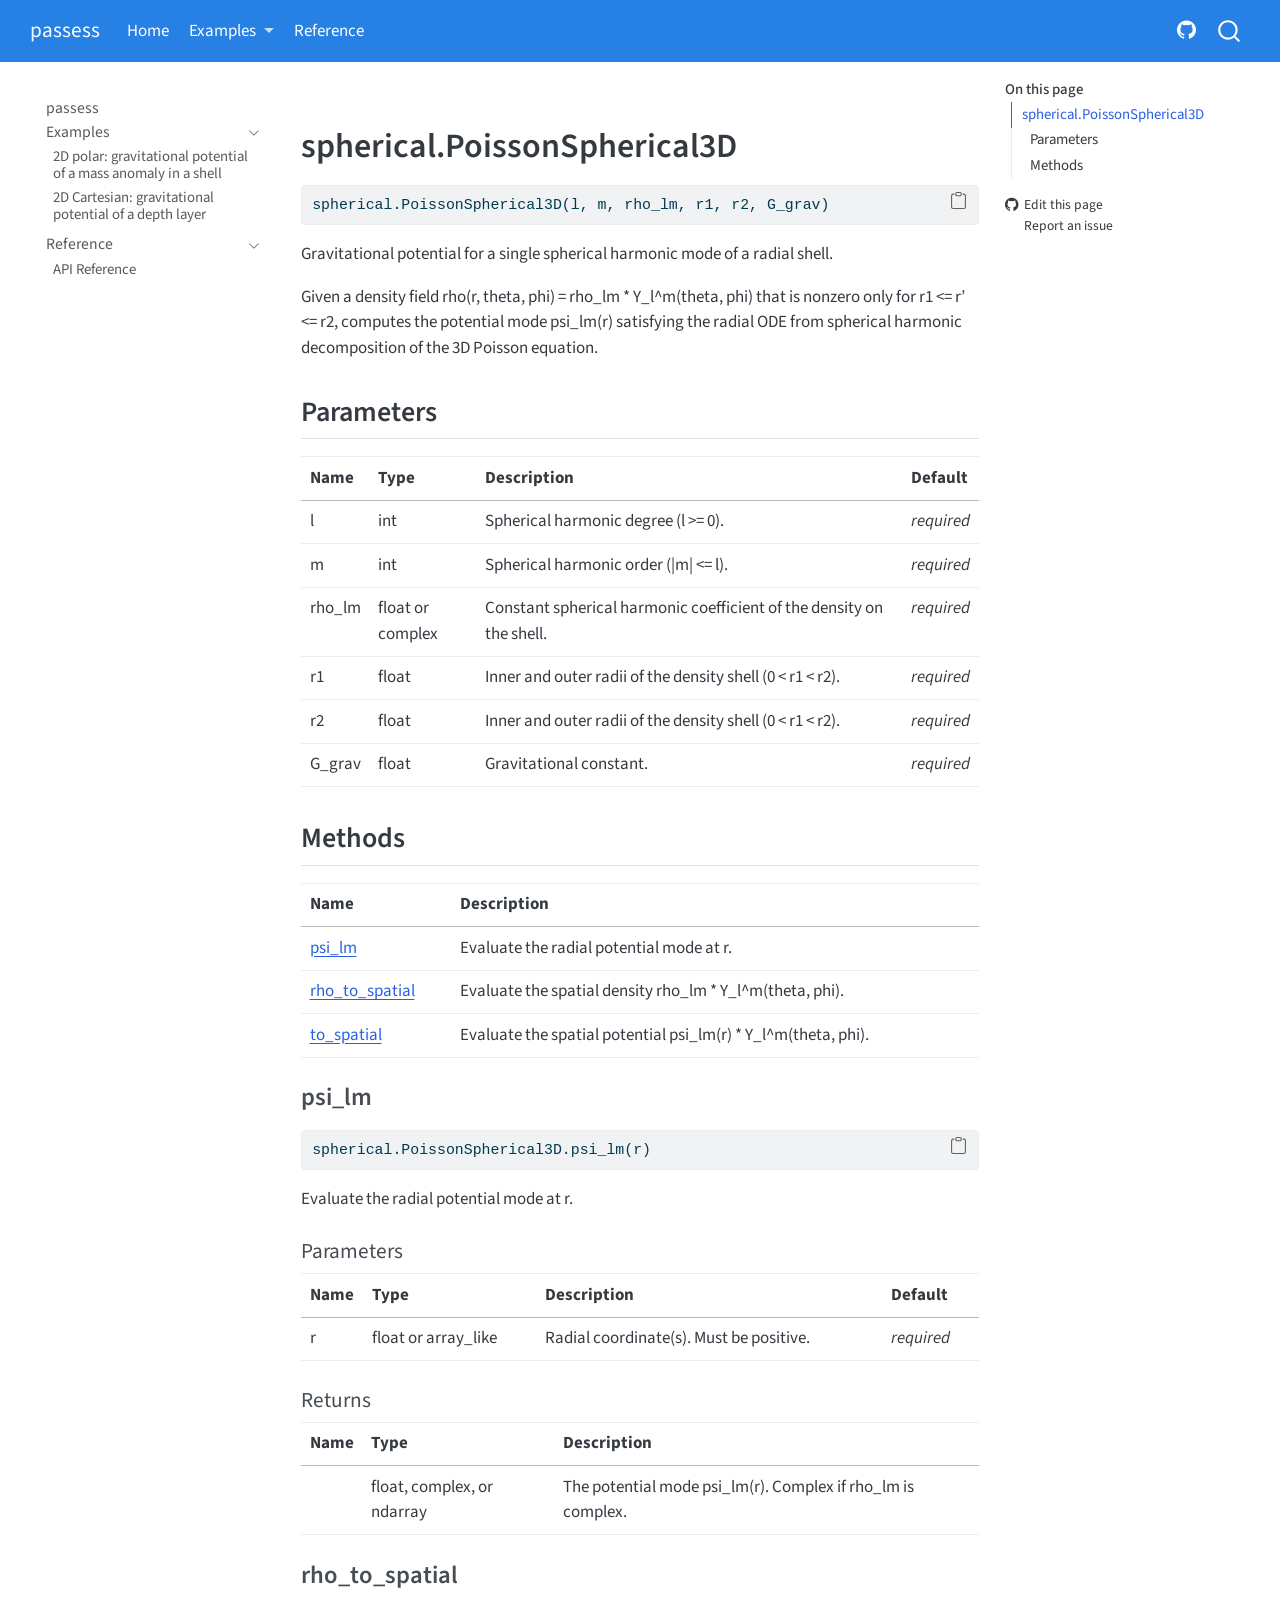
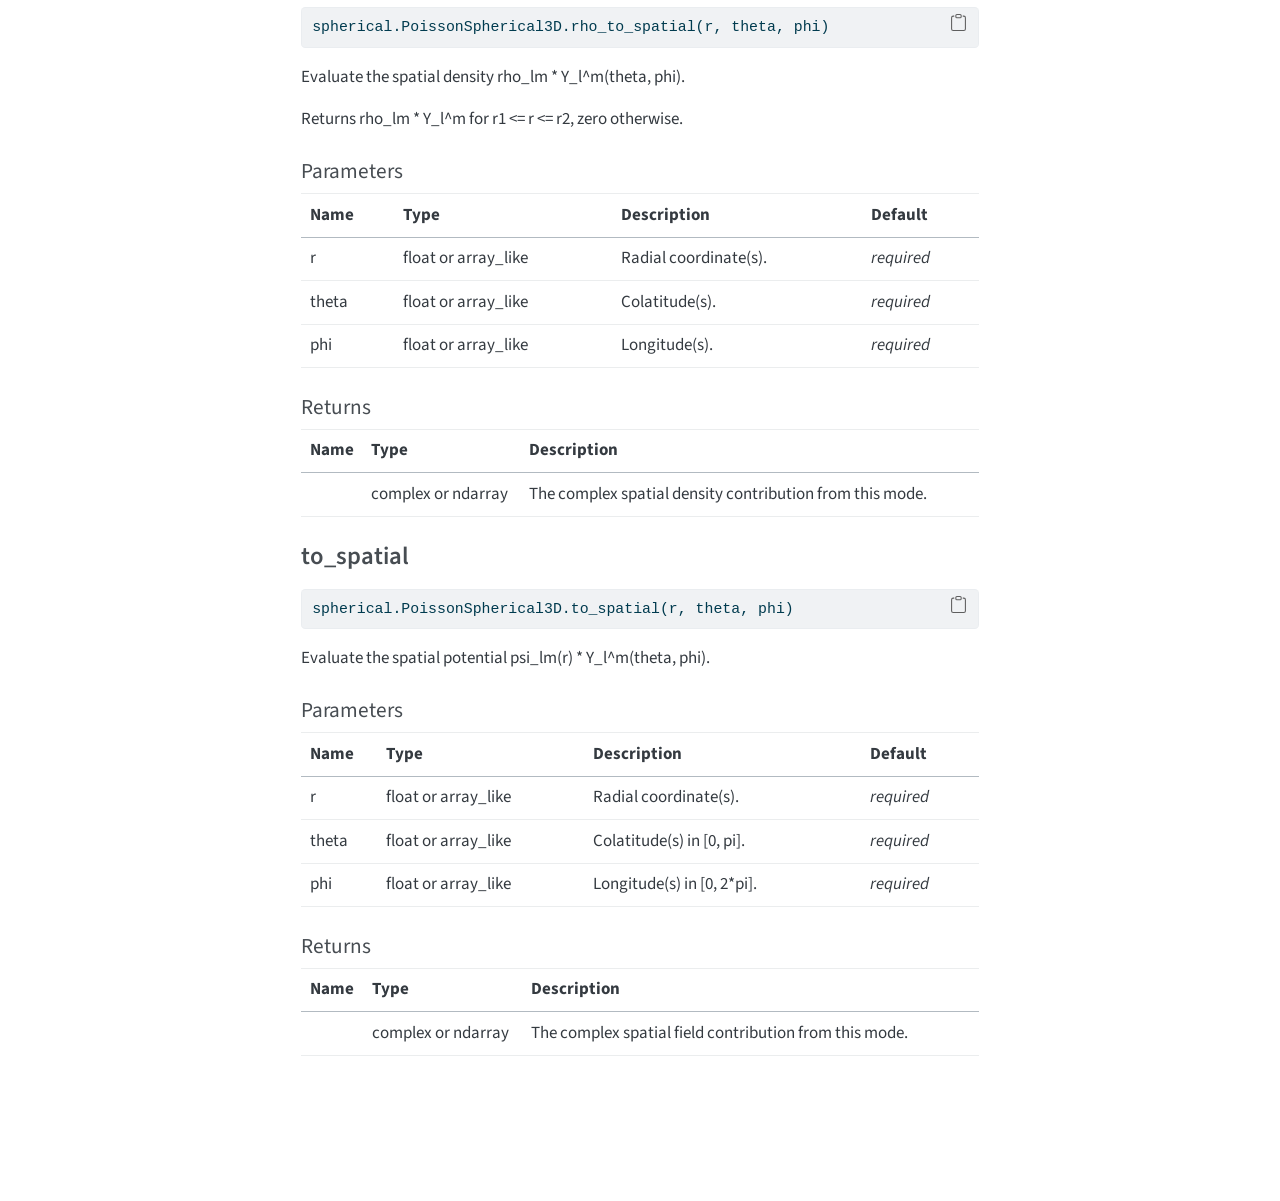
<file: reference/spherical.PoissonSpherical3D.html>
<!DOCTYPE html>
<html xmlns="http://www.w3.org/1999/xhtml" lang="en" xml:lang="en"><head>

<meta charset="utf-8">
<meta name="generator" content="quarto-1.5.57">

<meta name="viewport" content="width=device-width, initial-scale=1.0, user-scalable=yes">


<title>spherical.poissonspherical3d – passess</title>
<style>
code{white-space: pre-wrap;}
span.smallcaps{font-variant: small-caps;}
div.columns{display: flex; gap: min(4vw, 1.5em);}
div.column{flex: auto; overflow-x: auto;}
div.hanging-indent{margin-left: 1.5em; text-indent: -1.5em;}
ul.task-list{list-style: none;}
ul.task-list li input[type="checkbox"] {
  width: 0.8em;
  margin: 0 0.8em 0.2em -1em; /* quarto-specific, see https://github.com/quarto-dev/quarto-cli/issues/4556 */ 
  vertical-align: middle;
}
/* CSS for syntax highlighting */
pre > code.sourceCode { white-space: pre; position: relative; }
pre > code.sourceCode > span { line-height: 1.25; }
pre > code.sourceCode > span:empty { height: 1.2em; }
.sourceCode { overflow: visible; }
code.sourceCode > span { color: inherit; text-decoration: inherit; }
div.sourceCode { margin: 1em 0; }
pre.sourceCode { margin: 0; }
@media screen {
div.sourceCode { overflow: auto; }
}
@media print {
pre > code.sourceCode { white-space: pre-wrap; }
pre > code.sourceCode > span { display: inline-block; text-indent: -5em; padding-left: 5em; }
}
pre.numberSource code
  { counter-reset: source-line 0; }
pre.numberSource code > span
  { position: relative; left: -4em; counter-increment: source-line; }
pre.numberSource code > span > a:first-child::before
  { content: counter(source-line);
    position: relative; left: -1em; text-align: right; vertical-align: baseline;
    border: none; display: inline-block;
    -webkit-touch-callout: none; -webkit-user-select: none;
    -khtml-user-select: none; -moz-user-select: none;
    -ms-user-select: none; user-select: none;
    padding: 0 4px; width: 4em;
  }
pre.numberSource { margin-left: 3em;  padding-left: 4px; }
div.sourceCode
  {   }
@media screen {
pre > code.sourceCode > span > a:first-child::before { text-decoration: underline; }
}
</style>


<script src="../site_libs/quarto-nav/quarto-nav.js"></script>
<script src="../site_libs/quarto-nav/headroom.min.js"></script>
<script src="../site_libs/clipboard/clipboard.min.js"></script>
<script src="../site_libs/quarto-search/autocomplete.umd.js"></script>
<script src="../site_libs/quarto-search/fuse.min.js"></script>
<script src="../site_libs/quarto-search/quarto-search.js"></script>
<meta name="quarto:offset" content="../">
<script src="../site_libs/quarto-html/quarto.js"></script>
<script src="../site_libs/quarto-html/popper.min.js"></script>
<script src="../site_libs/quarto-html/tippy.umd.min.js"></script>
<script src="../site_libs/quarto-html/anchor.min.js"></script>
<link href="../site_libs/quarto-html/tippy.css" rel="stylesheet">
<link href="../site_libs/quarto-html/quarto-syntax-highlighting.css" rel="stylesheet" id="quarto-text-highlighting-styles">
<script src="../site_libs/bootstrap/bootstrap.min.js"></script>
<link href="../site_libs/bootstrap/bootstrap-icons.css" rel="stylesheet">
<link href="../site_libs/bootstrap/bootstrap.min.css" rel="stylesheet" id="quarto-bootstrap" data-mode="light">
<script id="quarto-search-options" type="application/json">{
  "location": "navbar",
  "copy-button": false,
  "collapse-after": 3,
  "panel-placement": "end",
  "type": "overlay",
  "limit": 50,
  "keyboard-shortcut": [
    "f",
    "/",
    "s"
  ],
  "show-item-context": false,
  "language": {
    "search-no-results-text": "No results",
    "search-matching-documents-text": "matching documents",
    "search-copy-link-title": "Copy link to search",
    "search-hide-matches-text": "Hide additional matches",
    "search-more-match-text": "more match in this document",
    "search-more-matches-text": "more matches in this document",
    "search-clear-button-title": "Clear",
    "search-text-placeholder": "",
    "search-detached-cancel-button-title": "Cancel",
    "search-submit-button-title": "Submit",
    "search-label": "Search"
  }
}</script>


</head>

<body class="nav-sidebar floating nav-fixed">

<div id="quarto-search-results"></div>
  <header id="quarto-header" class="headroom fixed-top">
    <nav class="navbar navbar-expand-lg " data-bs-theme="dark">
      <div class="navbar-container container-fluid">
      <div class="navbar-brand-container mx-auto">
    <a class="navbar-brand" href="../index.html">
    <span class="navbar-title">passess</span>
    </a>
  </div>
            <div id="quarto-search" class="" title="Search"></div>
          <button class="navbar-toggler" type="button" data-bs-toggle="collapse" data-bs-target="#navbarCollapse" aria-controls="navbarCollapse" role="menu" aria-expanded="false" aria-label="Toggle navigation" onclick="if (window.quartoToggleHeadroom) { window.quartoToggleHeadroom(); }">
  <span class="navbar-toggler-icon"></span>
</button>
          <div class="collapse navbar-collapse" id="navbarCollapse">
            <ul class="navbar-nav navbar-nav-scroll me-auto">
  <li class="nav-item">
    <a class="nav-link active" href="../index.html" aria-current="page"> 
<span class="menu-text">Home</span></a>
  </li>  
  <li class="nav-item dropdown ">
    <a class="nav-link dropdown-toggle" href="#" id="nav-menu-examples" role="link" data-bs-toggle="dropdown" aria-expanded="false">
 <span class="menu-text">Examples</span>
    </a>
    <ul class="dropdown-menu" aria-labelledby="nav-menu-examples">    
        <li>
    <a class="dropdown-item" href="../examples/dim2-polar.html">
 <span class="dropdown-text">2D polar</span></a>
  </li>  
        <li>
    <a class="dropdown-item" href="../examples/dim2-cartesian.html">
 <span class="dropdown-text">2D Cartesian</span></a>
  </li>  
    </ul>
  </li>
  <li class="nav-item">
    <a class="nav-link" href="../reference/index.html"> 
<span class="menu-text">Reference</span></a>
  </li>  
</ul>
            <ul class="navbar-nav navbar-nav-scroll ms-auto">
  <li class="nav-item compact">
    <a class="nav-link" href="https://github.com/sghelichkhani/passess"> <i class="bi bi-github" role="img">
</i> 
<span class="menu-text"></span></a>
  </li>  
</ul>
          </div> <!-- /navcollapse -->
            <div class="quarto-navbar-tools">
</div>
      </div> <!-- /container-fluid -->
    </nav>
  <nav class="quarto-secondary-nav">
    <div class="container-fluid d-flex">
      <button type="button" class="quarto-btn-toggle btn" data-bs-toggle="collapse" role="button" data-bs-target=".quarto-sidebar-collapse-item" aria-controls="quarto-sidebar" aria-expanded="false" aria-label="Toggle sidebar navigation" onclick="if (window.quartoToggleHeadroom) { window.quartoToggleHeadroom(); }">
        <i class="bi bi-layout-text-sidebar-reverse"></i>
      </button>
        <nav class="quarto-page-breadcrumbs" aria-label="breadcrumb"><ol class="breadcrumb"></ol></nav>
        <a class="flex-grow-1" role="navigation" data-bs-toggle="collapse" data-bs-target=".quarto-sidebar-collapse-item" aria-controls="quarto-sidebar" aria-expanded="false" aria-label="Toggle sidebar navigation" onclick="if (window.quartoToggleHeadroom) { window.quartoToggleHeadroom(); }">      
        </a>
    </div>
  </nav>
</header>
<!-- content -->
<div id="quarto-content" class="quarto-container page-columns page-rows-contents page-layout-article page-navbar">
<!-- sidebar -->
  <nav id="quarto-sidebar" class="sidebar collapse collapse-horizontal quarto-sidebar-collapse-item sidebar-navigation floating overflow-auto">
    <div class="sidebar-menu-container"> 
    <ul class="list-unstyled mt-1">
        <li class="sidebar-item">
  <div class="sidebar-item-container"> 
  <a href="../index.html" class="sidebar-item-text sidebar-link">
 <span class="menu-text">passess</span></a>
  </div>
</li>
        <li class="sidebar-item sidebar-item-section">
      <div class="sidebar-item-container"> 
            <a class="sidebar-item-text sidebar-link text-start" data-bs-toggle="collapse" data-bs-target="#quarto-sidebar-section-1" role="navigation" aria-expanded="true">
 <span class="menu-text">Examples</span></a>
          <a class="sidebar-item-toggle text-start" data-bs-toggle="collapse" data-bs-target="#quarto-sidebar-section-1" role="navigation" aria-expanded="true" aria-label="Toggle section">
            <i class="bi bi-chevron-right ms-2"></i>
          </a> 
      </div>
      <ul id="quarto-sidebar-section-1" class="collapse list-unstyled sidebar-section depth1 show">  
          <li class="sidebar-item">
  <div class="sidebar-item-container"> 
  <a href="../examples/dim2-polar.html" class="sidebar-item-text sidebar-link">
 <span class="menu-text">2D polar: gravitational potential of a mass anomaly in a shell</span></a>
  </div>
</li>
          <li class="sidebar-item">
  <div class="sidebar-item-container"> 
  <a href="../examples/dim2-cartesian.html" class="sidebar-item-text sidebar-link">
 <span class="menu-text">2D Cartesian: gravitational potential of a depth layer</span></a>
  </div>
</li>
      </ul>
  </li>
        <li class="sidebar-item sidebar-item-section">
      <div class="sidebar-item-container"> 
            <a class="sidebar-item-text sidebar-link text-start" data-bs-toggle="collapse" data-bs-target="#quarto-sidebar-section-2" role="navigation" aria-expanded="true">
 <span class="menu-text">Reference</span></a>
          <a class="sidebar-item-toggle text-start" data-bs-toggle="collapse" data-bs-target="#quarto-sidebar-section-2" role="navigation" aria-expanded="true" aria-label="Toggle section">
            <i class="bi bi-chevron-right ms-2"></i>
          </a> 
      </div>
      <ul id="quarto-sidebar-section-2" class="collapse list-unstyled sidebar-section depth1 show">  
          <li class="sidebar-item">
  <div class="sidebar-item-container"> 
  <a href="../reference/index.html" class="sidebar-item-text sidebar-link">
 <span class="menu-text">API Reference</span></a>
  </div>
</li>
      </ul>
  </li>
    </ul>
    </div>
</nav>
<div id="quarto-sidebar-glass" class="quarto-sidebar-collapse-item" data-bs-toggle="collapse" data-bs-target=".quarto-sidebar-collapse-item"></div>
<!-- margin-sidebar -->
    <div id="quarto-margin-sidebar" class="sidebar margin-sidebar">
        <nav id="TOC" role="doc-toc" class="toc-active">
    <h2 id="toc-title">On this page</h2>
   
  <ul>
  <li><a href="#passess.spherical.PoissonSpherical3D" id="toc-passess.spherical.PoissonSpherical3D" class="nav-link active" data-scroll-target="#passess.spherical.PoissonSpherical3D">spherical.PoissonSpherical3D</a>
  <ul class="collapse">
  <li><a href="#parameters" id="toc-parameters" class="nav-link" data-scroll-target="#parameters">Parameters</a></li>
  <li><a href="#methods" id="toc-methods" class="nav-link" data-scroll-target="#methods">Methods</a>
  <ul class="collapse">
  <li><a href="#passess.spherical.PoissonSpherical3D.psi_lm" id="toc-passess.spherical.PoissonSpherical3D.psi_lm" class="nav-link" data-scroll-target="#passess.spherical.PoissonSpherical3D.psi_lm">psi_lm</a></li>
  <li><a href="#passess.spherical.PoissonSpherical3D.rho_to_spatial" id="toc-passess.spherical.PoissonSpherical3D.rho_to_spatial" class="nav-link" data-scroll-target="#passess.spherical.PoissonSpherical3D.rho_to_spatial">rho_to_spatial</a></li>
  <li><a href="#passess.spherical.PoissonSpherical3D.to_spatial" id="toc-passess.spherical.PoissonSpherical3D.to_spatial" class="nav-link" data-scroll-target="#passess.spherical.PoissonSpherical3D.to_spatial">to_spatial</a></li>
  </ul></li>
  </ul></li>
  </ul>
<div class="toc-actions"><ul><li><a href="https://github.com/sghelichkhani/passess/edit/main/reference/spherical.PoissonSpherical3D.qmd" class="toc-action"><i class="bi bi-github"></i>Edit this page</a></li><li><a href="https://github.com/sghelichkhani/passess/issues/new" class="toc-action"><i class="bi empty"></i>Report an issue</a></li></ul></div></nav>
    </div>
<!-- main -->
<main class="content" id="quarto-document-content">




<section id="passess.spherical.PoissonSpherical3D" class="level1">
<h1>spherical.PoissonSpherical3D</h1>
<div class="sourceCode" id="cb1"><pre class="sourceCode python code-with-copy"><code class="sourceCode python"><span id="cb1-1"><a href="#cb1-1" aria-hidden="true" tabindex="-1"></a>spherical.PoissonSpherical3D(l, m, rho_lm, r1, r2, G_grav)</span></code><button title="Copy to Clipboard" class="code-copy-button"><i class="bi"></i></button></pre></div>
<p>Gravitational potential for a single spherical harmonic mode of a radial shell.</p>
<p>Given a density field rho(r, theta, phi) = rho_lm * Y_l^m(theta, phi) that is nonzero only for r1 &lt;= r’ &lt;= r2, computes the potential mode psi_lm(r) satisfying the radial ODE from spherical harmonic decomposition of the 3D Poisson equation.</p>
<section id="parameters" class="level2 doc-section doc-section-parameters">
<h2 class="doc-section doc-section-parameters anchored" data-anchor-id="parameters">Parameters</h2>
<table class="caption-top table">
<colgroup>
<col style="width: 7%">
<col style="width: 16%">
<col style="width: 64%">
<col style="width: 11%">
</colgroup>
<thead>
<tr class="header">
<th>Name</th>
<th>Type</th>
<th>Description</th>
<th>Default</th>
</tr>
</thead>
<tbody>
<tr class="odd">
<td>l</td>
<td>int</td>
<td>Spherical harmonic degree (l &gt;= 0).</td>
<td><em>required</em></td>
</tr>
<tr class="even">
<td>m</td>
<td>int</td>
<td>Spherical harmonic order (|m| &lt;= l).</td>
<td><em>required</em></td>
</tr>
<tr class="odd">
<td>rho_lm</td>
<td>float or complex</td>
<td>Constant spherical harmonic coefficient of the density on the shell.</td>
<td><em>required</em></td>
</tr>
<tr class="even">
<td>r1</td>
<td>float</td>
<td>Inner and outer radii of the density shell (0 &lt; r1 &lt; r2).</td>
<td><em>required</em></td>
</tr>
<tr class="odd">
<td>r2</td>
<td>float</td>
<td>Inner and outer radii of the density shell (0 &lt; r1 &lt; r2).</td>
<td><em>required</em></td>
</tr>
<tr class="even">
<td>G_grav</td>
<td>float</td>
<td>Gravitational constant.</td>
<td><em>required</em></td>
</tr>
</tbody>
</table>
</section>
<section id="methods" class="level2">
<h2 class="anchored" data-anchor-id="methods">Methods</h2>
<table class="caption-top table">
<thead>
<tr class="header">
<th>Name</th>
<th>Description</th>
</tr>
</thead>
<tbody>
<tr class="odd">
<td><a href="#passess.spherical.PoissonSpherical3D.psi_lm">psi_lm</a></td>
<td>Evaluate the radial potential mode at r.</td>
</tr>
<tr class="even">
<td><a href="#passess.spherical.PoissonSpherical3D.rho_to_spatial">rho_to_spatial</a></td>
<td>Evaluate the spatial density rho_lm * Y_l^m(theta, phi).</td>
</tr>
<tr class="odd">
<td><a href="#passess.spherical.PoissonSpherical3D.to_spatial">to_spatial</a></td>
<td>Evaluate the spatial potential psi_lm(r) * Y_l^m(theta, phi).</td>
</tr>
</tbody>
</table>
<section id="passess.spherical.PoissonSpherical3D.psi_lm" class="level3">
<h3 class="anchored" data-anchor-id="passess.spherical.PoissonSpherical3D.psi_lm">psi_lm</h3>
<div class="sourceCode" id="cb2"><pre class="sourceCode python code-with-copy"><code class="sourceCode python"><span id="cb2-1"><a href="#cb2-1" aria-hidden="true" tabindex="-1"></a>spherical.PoissonSpherical3D.psi_lm(r)</span></code><button title="Copy to Clipboard" class="code-copy-button"><i class="bi"></i></button></pre></div>
<p>Evaluate the radial potential mode at r.</p>
<section id="parameters-1" class="level4 doc-section doc-section-parameters">
<h4 class="doc-section doc-section-parameters anchored" data-anchor-id="parameters-1">Parameters</h4>
<table class="caption-top table">
<colgroup>
<col style="width: 9%">
<col style="width: 25%">
<col style="width: 50%">
<col style="width: 14%">
</colgroup>
<thead>
<tr class="header">
<th>Name</th>
<th>Type</th>
<th>Description</th>
<th>Default</th>
</tr>
</thead>
<tbody>
<tr class="odd">
<td>r</td>
<td>float or array_like</td>
<td>Radial coordinate(s). Must be positive.</td>
<td><em>required</em></td>
</tr>
</tbody>
</table>
</section>
<section id="returns" class="level4 doc-section doc-section-returns">
<h4 class="doc-section doc-section-returns anchored" data-anchor-id="returns">Returns</h4>
<table class="caption-top table">
<colgroup>
<col style="width: 8%">
<col style="width: 28%">
<col style="width: 62%">
</colgroup>
<thead>
<tr class="header">
<th>Name</th>
<th>Type</th>
<th>Description</th>
</tr>
</thead>
<tbody>
<tr class="odd">
<td></td>
<td>float, complex, or ndarray</td>
<td>The potential mode psi_lm(r). Complex if rho_lm is complex.</td>
</tr>
</tbody>
</table>
</section>
</section>
<section id="passess.spherical.PoissonSpherical3D.rho_to_spatial" class="level3">
<h3 class="anchored" data-anchor-id="passess.spherical.PoissonSpherical3D.rho_to_spatial">rho_to_spatial</h3>
<div class="sourceCode" id="cb3"><pre class="sourceCode python code-with-copy"><code class="sourceCode python"><span id="cb3-1"><a href="#cb3-1" aria-hidden="true" tabindex="-1"></a>spherical.PoissonSpherical3D.rho_to_spatial(r, theta, phi)</span></code><button title="Copy to Clipboard" class="code-copy-button"><i class="bi"></i></button></pre></div>
<p>Evaluate the spatial density rho_lm * Y_l^m(theta, phi).</p>
<p>Returns rho_lm * Y_l^m for r1 &lt;= r &lt;= r2, zero otherwise.</p>
<section id="parameters-2" class="level4 doc-section doc-section-parameters">
<h4 class="doc-section doc-section-parameters anchored" data-anchor-id="parameters-2">Parameters</h4>
<table class="caption-top table">
<thead>
<tr class="header">
<th>Name</th>
<th>Type</th>
<th>Description</th>
<th>Default</th>
</tr>
</thead>
<tbody>
<tr class="odd">
<td>r</td>
<td>float or array_like</td>
<td>Radial coordinate(s).</td>
<td><em>required</em></td>
</tr>
<tr class="even">
<td>theta</td>
<td>float or array_like</td>
<td>Colatitude(s).</td>
<td><em>required</em></td>
</tr>
<tr class="odd">
<td>phi</td>
<td>float or array_like</td>
<td>Longitude(s).</td>
<td><em>required</em></td>
</tr>
</tbody>
</table>
</section>
<section id="returns-1" class="level4 doc-section doc-section-returns">
<h4 class="doc-section doc-section-returns anchored" data-anchor-id="returns-1">Returns</h4>
<table class="caption-top table">
<colgroup>
<col style="width: 9%">
<col style="width: 23%">
<col style="width: 67%">
</colgroup>
<thead>
<tr class="header">
<th>Name</th>
<th>Type</th>
<th>Description</th>
</tr>
</thead>
<tbody>
<tr class="odd">
<td></td>
<td>complex or ndarray</td>
<td>The complex spatial density contribution from this mode.</td>
</tr>
</tbody>
</table>
</section>
</section>
<section id="passess.spherical.PoissonSpherical3D.to_spatial" class="level3">
<h3 class="anchored" data-anchor-id="passess.spherical.PoissonSpherical3D.to_spatial">to_spatial</h3>
<div class="sourceCode" id="cb4"><pre class="sourceCode python code-with-copy"><code class="sourceCode python"><span id="cb4-1"><a href="#cb4-1" aria-hidden="true" tabindex="-1"></a>spherical.PoissonSpherical3D.to_spatial(r, theta, phi)</span></code><button title="Copy to Clipboard" class="code-copy-button"><i class="bi"></i></button></pre></div>
<p>Evaluate the spatial potential psi_lm(r) * Y_l^m(theta, phi).</p>
<section id="parameters-3" class="level4 doc-section doc-section-parameters">
<h4 class="doc-section doc-section-parameters anchored" data-anchor-id="parameters-3">Parameters</h4>
<table class="caption-top table">
<colgroup>
<col style="width: 11%">
<col style="width: 30%">
<col style="width: 40%">
<col style="width: 17%">
</colgroup>
<thead>
<tr class="header">
<th>Name</th>
<th>Type</th>
<th>Description</th>
<th>Default</th>
</tr>
</thead>
<tbody>
<tr class="odd">
<td>r</td>
<td>float or array_like</td>
<td>Radial coordinate(s).</td>
<td><em>required</em></td>
</tr>
<tr class="even">
<td>theta</td>
<td>float or array_like</td>
<td>Colatitude(s) in [0, pi].</td>
<td><em>required</em></td>
</tr>
<tr class="odd">
<td>phi</td>
<td>float or array_like</td>
<td>Longitude(s) in [0, 2*pi].</td>
<td><em>required</em></td>
</tr>
</tbody>
</table>
</section>
<section id="returns-2" class="level4 doc-section doc-section-returns">
<h4 class="doc-section doc-section-returns anchored" data-anchor-id="returns-2">Returns</h4>
<table class="caption-top table">
<colgroup>
<col style="width: 9%">
<col style="width: 23%">
<col style="width: 66%">
</colgroup>
<thead>
<tr class="header">
<th>Name</th>
<th>Type</th>
<th>Description</th>
</tr>
</thead>
<tbody>
<tr class="odd">
<td></td>
<td>complex or ndarray</td>
<td>The complex spatial field contribution from this mode.</td>
</tr>
</tbody>
</table>


</section>
</section>
</section>
</section>

</main> <!-- /main -->
<script id="quarto-html-after-body" type="application/javascript">
window.document.addEventListener("DOMContentLoaded", function (event) {
  const toggleBodyColorMode = (bsSheetEl) => {
    const mode = bsSheetEl.getAttribute("data-mode");
    const bodyEl = window.document.querySelector("body");
    if (mode === "dark") {
      bodyEl.classList.add("quarto-dark");
      bodyEl.classList.remove("quarto-light");
    } else {
      bodyEl.classList.add("quarto-light");
      bodyEl.classList.remove("quarto-dark");
    }
  }
  const toggleBodyColorPrimary = () => {
    const bsSheetEl = window.document.querySelector("link#quarto-bootstrap");
    if (bsSheetEl) {
      toggleBodyColorMode(bsSheetEl);
    }
  }
  toggleBodyColorPrimary();  
  const icon = "";
  const anchorJS = new window.AnchorJS();
  anchorJS.options = {
    placement: 'right',
    icon: icon
  };
  anchorJS.add('.anchored');
  const isCodeAnnotation = (el) => {
    for (const clz of el.classList) {
      if (clz.startsWith('code-annotation-')) {                     
        return true;
      }
    }
    return false;
  }
  const onCopySuccess = function(e) {
    // button target
    const button = e.trigger;
    // don't keep focus
    button.blur();
    // flash "checked"
    button.classList.add('code-copy-button-checked');
    var currentTitle = button.getAttribute("title");
    button.setAttribute("title", "Copied!");
    let tooltip;
    if (window.bootstrap) {
      button.setAttribute("data-bs-toggle", "tooltip");
      button.setAttribute("data-bs-placement", "left");
      button.setAttribute("data-bs-title", "Copied!");
      tooltip = new bootstrap.Tooltip(button, 
        { trigger: "manual", 
          customClass: "code-copy-button-tooltip",
          offset: [0, -8]});
      tooltip.show();    
    }
    setTimeout(function() {
      if (tooltip) {
        tooltip.hide();
        button.removeAttribute("data-bs-title");
        button.removeAttribute("data-bs-toggle");
        button.removeAttribute("data-bs-placement");
      }
      button.setAttribute("title", currentTitle);
      button.classList.remove('code-copy-button-checked');
    }, 1000);
    // clear code selection
    e.clearSelection();
  }
  const getTextToCopy = function(trigger) {
      const codeEl = trigger.previousElementSibling.cloneNode(true);
      for (const childEl of codeEl.children) {
        if (isCodeAnnotation(childEl)) {
          childEl.remove();
        }
      }
      return codeEl.innerText;
  }
  const clipboard = new window.ClipboardJS('.code-copy-button:not([data-in-quarto-modal])', {
    text: getTextToCopy
  });
  clipboard.on('success', onCopySuccess);
  if (window.document.getElementById('quarto-embedded-source-code-modal')) {
    // For code content inside modals, clipBoardJS needs to be initialized with a container option
    // TODO: Check when it could be a function (https://github.com/zenorocha/clipboard.js/issues/860)
    const clipboardModal = new window.ClipboardJS('.code-copy-button[data-in-quarto-modal]', {
      text: getTextToCopy,
      container: window.document.getElementById('quarto-embedded-source-code-modal')
    });
    clipboardModal.on('success', onCopySuccess);
  }
    var localhostRegex = new RegExp(/^(?:http|https):\/\/localhost\:?[0-9]*\//);
    var mailtoRegex = new RegExp(/^mailto:/);
      var filterRegex = new RegExp('/' + window.location.host + '/');
    var isInternal = (href) => {
        return filterRegex.test(href) || localhostRegex.test(href) || mailtoRegex.test(href);
    }
    // Inspect non-navigation links and adorn them if external
 	var links = window.document.querySelectorAll('a[href]:not(.nav-link):not(.navbar-brand):not(.toc-action):not(.sidebar-link):not(.sidebar-item-toggle):not(.pagination-link):not(.no-external):not([aria-hidden]):not(.dropdown-item):not(.quarto-navigation-tool):not(.about-link)');
    for (var i=0; i<links.length; i++) {
      const link = links[i];
      if (!isInternal(link.href)) {
        // undo the damage that might have been done by quarto-nav.js in the case of
        // links that we want to consider external
        if (link.dataset.originalHref !== undefined) {
          link.href = link.dataset.originalHref;
        }
      }
    }
  function tippyHover(el, contentFn, onTriggerFn, onUntriggerFn) {
    const config = {
      allowHTML: true,
      maxWidth: 500,
      delay: 100,
      arrow: false,
      appendTo: function(el) {
          return el.parentElement;
      },
      interactive: true,
      interactiveBorder: 10,
      theme: 'quarto',
      placement: 'bottom-start',
    };
    if (contentFn) {
      config.content = contentFn;
    }
    if (onTriggerFn) {
      config.onTrigger = onTriggerFn;
    }
    if (onUntriggerFn) {
      config.onUntrigger = onUntriggerFn;
    }
    window.tippy(el, config); 
  }
  const noterefs = window.document.querySelectorAll('a[role="doc-noteref"]');
  for (var i=0; i<noterefs.length; i++) {
    const ref = noterefs[i];
    tippyHover(ref, function() {
      // use id or data attribute instead here
      let href = ref.getAttribute('data-footnote-href') || ref.getAttribute('href');
      try { href = new URL(href).hash; } catch {}
      const id = href.replace(/^#\/?/, "");
      const note = window.document.getElementById(id);
      if (note) {
        return note.innerHTML;
      } else {
        return "";
      }
    });
  }
  const xrefs = window.document.querySelectorAll('a.quarto-xref');
  const processXRef = (id, note) => {
    // Strip column container classes
    const stripColumnClz = (el) => {
      el.classList.remove("page-full", "page-columns");
      if (el.children) {
        for (const child of el.children) {
          stripColumnClz(child);
        }
      }
    }
    stripColumnClz(note)
    if (id === null || id.startsWith('sec-')) {
      // Special case sections, only their first couple elements
      const container = document.createElement("div");
      if (note.children && note.children.length > 2) {
        container.appendChild(note.children[0].cloneNode(true));
        for (let i = 1; i < note.children.length; i++) {
          const child = note.children[i];
          if (child.tagName === "P" && child.innerText === "") {
            continue;
          } else {
            container.appendChild(child.cloneNode(true));
            break;
          }
        }
        if (window.Quarto?.typesetMath) {
          window.Quarto.typesetMath(container);
        }
        return container.innerHTML
      } else {
        if (window.Quarto?.typesetMath) {
          window.Quarto.typesetMath(note);
        }
        return note.innerHTML;
      }
    } else {
      // Remove any anchor links if they are present
      const anchorLink = note.querySelector('a.anchorjs-link');
      if (anchorLink) {
        anchorLink.remove();
      }
      if (window.Quarto?.typesetMath) {
        window.Quarto.typesetMath(note);
      }
      // TODO in 1.5, we should make sure this works without a callout special case
      if (note.classList.contains("callout")) {
        return note.outerHTML;
      } else {
        return note.innerHTML;
      }
    }
  }
  for (var i=0; i<xrefs.length; i++) {
    const xref = xrefs[i];
    tippyHover(xref, undefined, function(instance) {
      instance.disable();
      let url = xref.getAttribute('href');
      let hash = undefined; 
      if (url.startsWith('#')) {
        hash = url;
      } else {
        try { hash = new URL(url).hash; } catch {}
      }
      if (hash) {
        const id = hash.replace(/^#\/?/, "");
        const note = window.document.getElementById(id);
        if (note !== null) {
          try {
            const html = processXRef(id, note.cloneNode(true));
            instance.setContent(html);
          } finally {
            instance.enable();
            instance.show();
          }
        } else {
          // See if we can fetch this
          fetch(url.split('#')[0])
          .then(res => res.text())
          .then(html => {
            const parser = new DOMParser();
            const htmlDoc = parser.parseFromString(html, "text/html");
            const note = htmlDoc.getElementById(id);
            if (note !== null) {
              const html = processXRef(id, note);
              instance.setContent(html);
            } 
          }).finally(() => {
            instance.enable();
            instance.show();
          });
        }
      } else {
        // See if we can fetch a full url (with no hash to target)
        // This is a special case and we should probably do some content thinning / targeting
        fetch(url)
        .then(res => res.text())
        .then(html => {
          const parser = new DOMParser();
          const htmlDoc = parser.parseFromString(html, "text/html");
          const note = htmlDoc.querySelector('main.content');
          if (note !== null) {
            // This should only happen for chapter cross references
            // (since there is no id in the URL)
            // remove the first header
            if (note.children.length > 0 && note.children[0].tagName === "HEADER") {
              note.children[0].remove();
            }
            const html = processXRef(null, note);
            instance.setContent(html);
          } 
        }).finally(() => {
          instance.enable();
          instance.show();
        });
      }
    }, function(instance) {
    });
  }
      let selectedAnnoteEl;
      const selectorForAnnotation = ( cell, annotation) => {
        let cellAttr = 'data-code-cell="' + cell + '"';
        let lineAttr = 'data-code-annotation="' +  annotation + '"';
        const selector = 'span[' + cellAttr + '][' + lineAttr + ']';
        return selector;
      }
      const selectCodeLines = (annoteEl) => {
        const doc = window.document;
        const targetCell = annoteEl.getAttribute("data-target-cell");
        const targetAnnotation = annoteEl.getAttribute("data-target-annotation");
        const annoteSpan = window.document.querySelector(selectorForAnnotation(targetCell, targetAnnotation));
        const lines = annoteSpan.getAttribute("data-code-lines").split(",");
        const lineIds = lines.map((line) => {
          return targetCell + "-" + line;
        })
        let top = null;
        let height = null;
        let parent = null;
        if (lineIds.length > 0) {
            //compute the position of the single el (top and bottom and make a div)
            const el = window.document.getElementById(lineIds[0]);
            top = el.offsetTop;
            height = el.offsetHeight;
            parent = el.parentElement.parentElement;
          if (lineIds.length > 1) {
            const lastEl = window.document.getElementById(lineIds[lineIds.length - 1]);
            const bottom = lastEl.offsetTop + lastEl.offsetHeight;
            height = bottom - top;
          }
          if (top !== null && height !== null && parent !== null) {
            // cook up a div (if necessary) and position it 
            let div = window.document.getElementById("code-annotation-line-highlight");
            if (div === null) {
              div = window.document.createElement("div");
              div.setAttribute("id", "code-annotation-line-highlight");
              div.style.position = 'absolute';
              parent.appendChild(div);
            }
            div.style.top = top - 2 + "px";
            div.style.height = height + 4 + "px";
            div.style.left = 0;
            let gutterDiv = window.document.getElementById("code-annotation-line-highlight-gutter");
            if (gutterDiv === null) {
              gutterDiv = window.document.createElement("div");
              gutterDiv.setAttribute("id", "code-annotation-line-highlight-gutter");
              gutterDiv.style.position = 'absolute';
              const codeCell = window.document.getElementById(targetCell);
              const gutter = codeCell.querySelector('.code-annotation-gutter');
              gutter.appendChild(gutterDiv);
            }
            gutterDiv.style.top = top - 2 + "px";
            gutterDiv.style.height = height + 4 + "px";
          }
          selectedAnnoteEl = annoteEl;
        }
      };
      const unselectCodeLines = () => {
        const elementsIds = ["code-annotation-line-highlight", "code-annotation-line-highlight-gutter"];
        elementsIds.forEach((elId) => {
          const div = window.document.getElementById(elId);
          if (div) {
            div.remove();
          }
        });
        selectedAnnoteEl = undefined;
      };
        // Handle positioning of the toggle
    window.addEventListener(
      "resize",
      throttle(() => {
        elRect = undefined;
        if (selectedAnnoteEl) {
          selectCodeLines(selectedAnnoteEl);
        }
      }, 10)
    );
    function throttle(fn, ms) {
    let throttle = false;
    let timer;
      return (...args) => {
        if(!throttle) { // first call gets through
            fn.apply(this, args);
            throttle = true;
        } else { // all the others get throttled
            if(timer) clearTimeout(timer); // cancel #2
            timer = setTimeout(() => {
              fn.apply(this, args);
              timer = throttle = false;
            }, ms);
        }
      };
    }
      // Attach click handler to the DT
      const annoteDls = window.document.querySelectorAll('dt[data-target-cell]');
      for (const annoteDlNode of annoteDls) {
        annoteDlNode.addEventListener('click', (event) => {
          const clickedEl = event.target;
          if (clickedEl !== selectedAnnoteEl) {
            unselectCodeLines();
            const activeEl = window.document.querySelector('dt[data-target-cell].code-annotation-active');
            if (activeEl) {
              activeEl.classList.remove('code-annotation-active');
            }
            selectCodeLines(clickedEl);
            clickedEl.classList.add('code-annotation-active');
          } else {
            // Unselect the line
            unselectCodeLines();
            clickedEl.classList.remove('code-annotation-active');
          }
        });
      }
  const findCites = (el) => {
    const parentEl = el.parentElement;
    if (parentEl) {
      const cites = parentEl.dataset.cites;
      if (cites) {
        return {
          el,
          cites: cites.split(' ')
        };
      } else {
        return findCites(el.parentElement)
      }
    } else {
      return undefined;
    }
  };
  var bibliorefs = window.document.querySelectorAll('a[role="doc-biblioref"]');
  for (var i=0; i<bibliorefs.length; i++) {
    const ref = bibliorefs[i];
    const citeInfo = findCites(ref);
    if (citeInfo) {
      tippyHover(citeInfo.el, function() {
        var popup = window.document.createElement('div');
        citeInfo.cites.forEach(function(cite) {
          var citeDiv = window.document.createElement('div');
          citeDiv.classList.add('hanging-indent');
          citeDiv.classList.add('csl-entry');
          var biblioDiv = window.document.getElementById('ref-' + cite);
          if (biblioDiv) {
            citeDiv.innerHTML = biblioDiv.innerHTML;
          }
          popup.appendChild(citeDiv);
        });
        return popup.innerHTML;
      });
    }
  }
});
</script>
</div> <!-- /content -->




<footer class="footer"><div class="nav-footer"><div class="nav-footer-center"><div class="toc-actions d-sm-block d-md-none"><ul><li><a href="https://github.com/sghelichkhani/passess/edit/main/reference/spherical.PoissonSpherical3D.qmd" class="toc-action"><i class="bi bi-github"></i>Edit this page</a></li><li><a href="https://github.com/sghelichkhani/passess/issues/new" class="toc-action"><i class="bi empty"></i>Report an issue</a></li></ul></div></div></div></footer></body></html>
</file>
<file: site_libs/quarto-html/tippy.css>
.tippy-box[data-animation=fade][data-state=hidden]{opacity:0}[data-tippy-root]{max-width:calc(100vw - 10px)}.tippy-box{position:relative;background-color:#333;color:#fff;border-radius:4px;font-size:14px;line-height:1.4;white-space:normal;outline:0;transition-property:transform,visibility,opacity}.tippy-box[data-placement^=top]>.tippy-arrow{bottom:0}.tippy-box[data-placement^=top]>.tippy-arrow:before{bottom:-7px;left:0;border-width:8px 8px 0;border-top-color:initial;transform-origin:center top}.tippy-box[data-placement^=bottom]>.tippy-arrow{top:0}.tippy-box[data-placement^=bottom]>.tippy-arrow:before{top:-7px;left:0;border-width:0 8px 8px;border-bottom-color:initial;transform-origin:center bottom}.tippy-box[data-placement^=left]>.tippy-arrow{right:0}.tippy-box[data-placement^=left]>.tippy-arrow:before{border-width:8px 0 8px 8px;border-left-color:initial;right:-7px;transform-origin:center left}.tippy-box[data-placement^=right]>.tippy-arrow{left:0}.tippy-box[data-placement^=right]>.tippy-arrow:before{left:-7px;border-width:8px 8px 8px 0;border-right-color:initial;transform-origin:center right}.tippy-box[data-inertia][data-state=visible]{transition-timing-function:cubic-bezier(.54,1.5,.38,1.11)}.tippy-arrow{width:16px;height:16px;color:#333}.tippy-arrow:before{content:"";position:absolute;border-color:transparent;border-style:solid}.tippy-content{position:relative;padding:5px 9px;z-index:1}
</file>
<file: site_libs/quarto-html/quarto-syntax-highlighting.css>
/* quarto syntax highlight colors */
:root {
  --quarto-hl-ot-color: #003B4F;
  --quarto-hl-at-color: #657422;
  --quarto-hl-ss-color: #20794D;
  --quarto-hl-an-color: #5E5E5E;
  --quarto-hl-fu-color: #4758AB;
  --quarto-hl-st-color: #20794D;
  --quarto-hl-cf-color: #003B4F;
  --quarto-hl-op-color: #5E5E5E;
  --quarto-hl-er-color: #AD0000;
  --quarto-hl-bn-color: #AD0000;
  --quarto-hl-al-color: #AD0000;
  --quarto-hl-va-color: #111111;
  --quarto-hl-bu-color: inherit;
  --quarto-hl-ex-color: inherit;
  --quarto-hl-pp-color: #AD0000;
  --quarto-hl-in-color: #5E5E5E;
  --quarto-hl-vs-color: #20794D;
  --quarto-hl-wa-color: #5E5E5E;
  --quarto-hl-do-color: #5E5E5E;
  --quarto-hl-im-color: #00769E;
  --quarto-hl-ch-color: #20794D;
  --quarto-hl-dt-color: #AD0000;
  --quarto-hl-fl-color: #AD0000;
  --quarto-hl-co-color: #5E5E5E;
  --quarto-hl-cv-color: #5E5E5E;
  --quarto-hl-cn-color: #8f5902;
  --quarto-hl-sc-color: #5E5E5E;
  --quarto-hl-dv-color: #AD0000;
  --quarto-hl-kw-color: #003B4F;
}

/* other quarto variables */
:root {
  --quarto-font-monospace: SFMono-Regular, Menlo, Monaco, Consolas, "Liberation Mono", "Courier New", monospace;
}

pre > code.sourceCode > span {
  color: #003B4F;
}

code span {
  color: #003B4F;
}

code.sourceCode > span {
  color: #003B4F;
}

div.sourceCode,
div.sourceCode pre.sourceCode {
  color: #003B4F;
}

code span.ot {
  color: #003B4F;
  font-style: inherit;
}

code span.at {
  color: #657422;
  font-style: inherit;
}

code span.ss {
  color: #20794D;
  font-style: inherit;
}

code span.an {
  color: #5E5E5E;
  font-style: inherit;
}

code span.fu {
  color: #4758AB;
  font-style: inherit;
}

code span.st {
  color: #20794D;
  font-style: inherit;
}

code span.cf {
  color: #003B4F;
  font-weight: bold;
  font-style: inherit;
}

code span.op {
  color: #5E5E5E;
  font-style: inherit;
}

code span.er {
  color: #AD0000;
  font-style: inherit;
}

code span.bn {
  color: #AD0000;
  font-style: inherit;
}

code span.al {
  color: #AD0000;
  font-style: inherit;
}

code span.va {
  color: #111111;
  font-style: inherit;
}

code span.bu {
  font-style: inherit;
}

code span.ex {
  font-style: inherit;
}

code span.pp {
  color: #AD0000;
  font-style: inherit;
}

code span.in {
  color: #5E5E5E;
  font-style: inherit;
}

code span.vs {
  color: #20794D;
  font-style: inherit;
}

code span.wa {
  color: #5E5E5E;
  font-style: italic;
}

code span.do {
  color: #5E5E5E;
  font-style: italic;
}

code span.im {
  color: #00769E;
  font-style: inherit;
}

code span.ch {
  color: #20794D;
  font-style: inherit;
}

code span.dt {
  color: #AD0000;
  font-style: inherit;
}

code span.fl {
  color: #AD0000;
  font-style: inherit;
}

code span.co {
  color: #5E5E5E;
  font-style: inherit;
}

code span.cv {
  color: #5E5E5E;
  font-style: italic;
}

code span.cn {
  color: #8f5902;
  font-style: inherit;
}

code span.sc {
  color: #5E5E5E;
  font-style: inherit;
}

code span.dv {
  color: #AD0000;
  font-style: inherit;
}

code span.kw {
  color: #003B4F;
  font-weight: bold;
  font-style: inherit;
}

.prevent-inlining {
  content: "</";
}

/*# sourceMappingURL=debc5d5d77c3f9108843748ff7464032.css.map */
</file>
